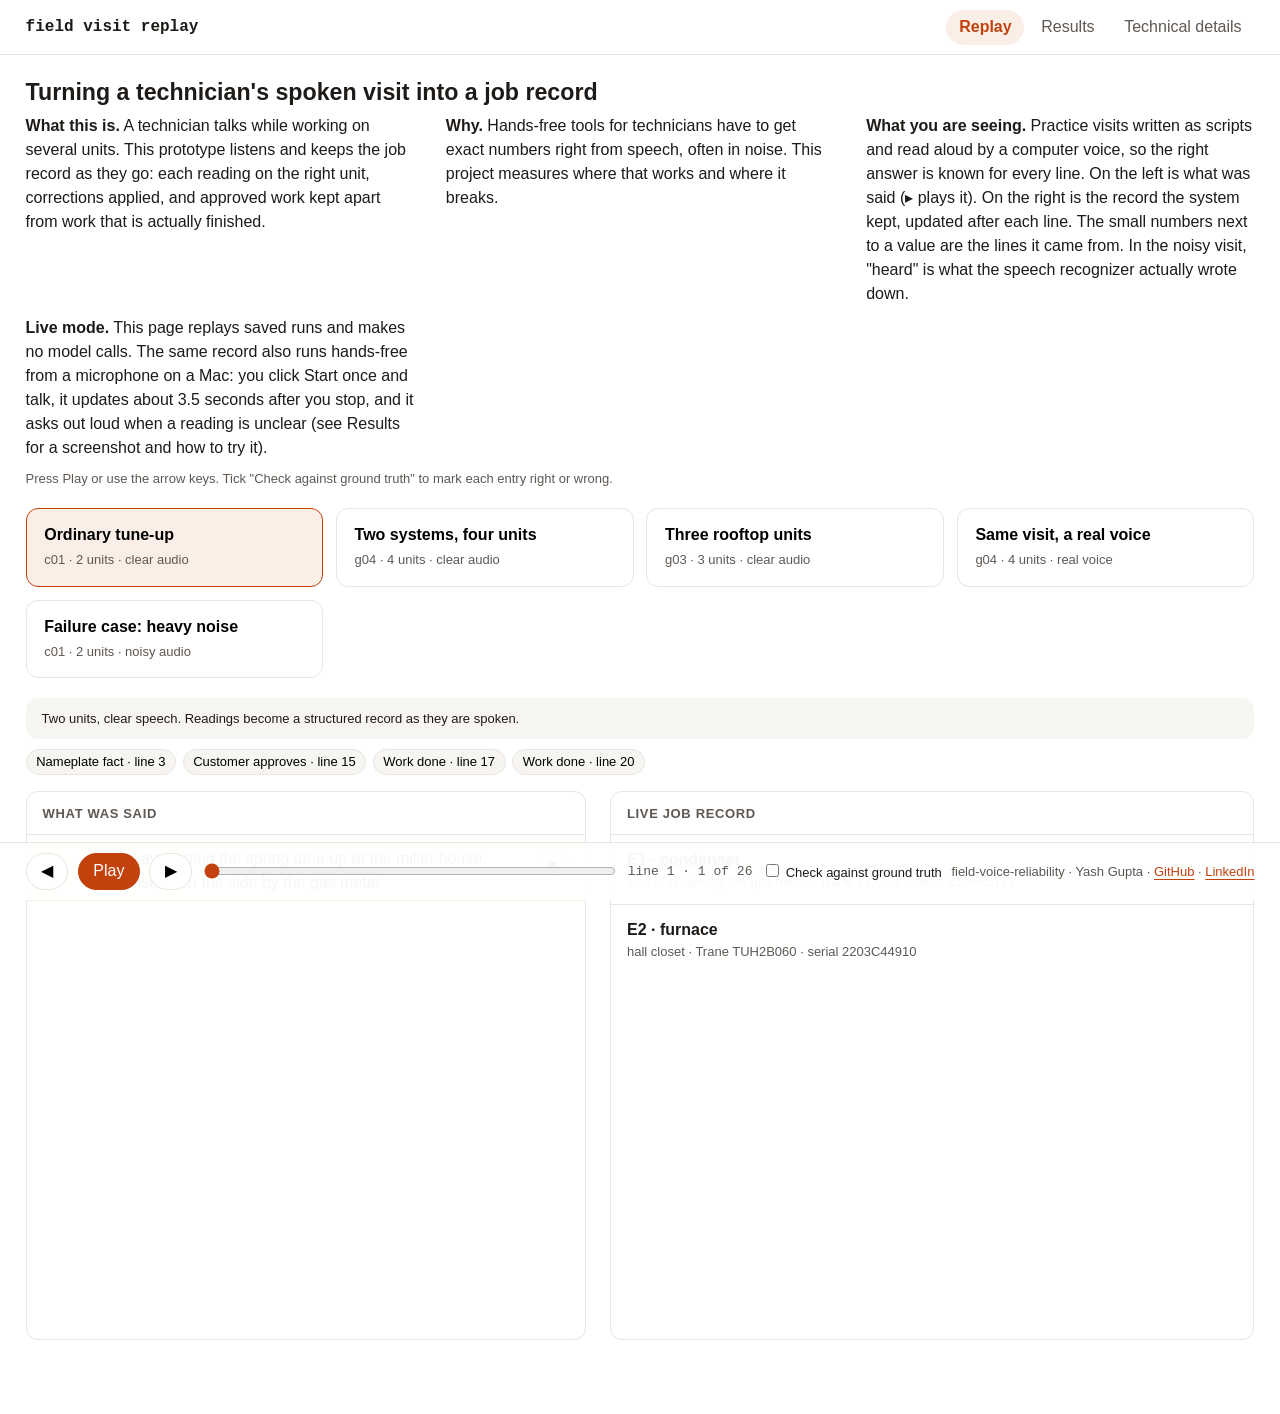
<file: demo/live/index.html>
<!doctype html>
<html lang="en">
<head>
<meta charset="utf-8">
<meta name="viewport" content="width=device-width, initial-scale=1, viewport-fit=cover">
<title>Field visit replay</title>
<meta name="description" content="A spoken HVAC visit becoming a structured job record, line by line, with every value linked to its words and audio.">
<style>
:root {
  color-scheme: light;
  --paper: #ffffff; --band: #f7f5f2; --ink: #1d1a17; --muted: #5f5852; --line: #e9e4de;
  --accent: #c2410c; --accent-soft: #fbeee6; --ok: #0f766e; --ok-soft: #e6f4f1; --bad: #b91c1c; --bad-soft: #fdecec;
  --warn: #a16207; --warn-soft: #fdf6e3; --blue: #3f5a7a; --blue-soft: #eaf0f6; --code: #f2efeb;
  --sans: -apple-system, "Segoe UI", Helvetica, Arial, sans-serif; --mono: ui-monospace, "SF Mono", Menlo, Consolas, monospace;
  --s0: 0.8125rem; --s1: 1rem; --s2: 1.45rem; --radius: 12px;
}
* { box-sizing: border-box; }
body { margin: 0; background: var(--paper); color: var(--ink); font-family: var(--sans); font-size: var(--s1); line-height: 1.5; }
a { color: var(--accent); text-underline-offset: 3px; }
button { font: inherit; cursor: pointer; }
:focus-visible { outline: 2px solid var(--accent); outline-offset: 2px; border-radius: 4px; }
.wrap { padding-inline: max(16px, env(safe-area-inset-left, 0px), 2vw); max-width: 1440px; margin-inline: auto; }
.bar { position: sticky; top: 0; z-index: 5; background: rgba(255,255,255,0.95); backdrop-filter: blur(8px); border-bottom: 1px solid var(--line); }
.bar-in { display: flex; align-items: center; gap: 1rem; padding-block: 0.6rem; }
.brand { font-family: var(--mono); font-weight: 600; }
.bar-in nav { margin-left: auto; display: flex; gap: 0.25rem; }
.tab { padding: 0.35rem 0.8rem; border-radius: 999px; color: var(--muted); text-decoration: none; }
.tab[aria-current="page"] { background: var(--accent-soft); color: var(--accent); font-weight: 600; }
.muted { color: var(--muted); } .small { font-size: var(--s0); } .mono { font-family: var(--mono); }
h1 { font-size: var(--s2); margin: 1.2rem 0 0.3rem; } p { margin: 0; }
.about { display: grid; grid-template-columns: repeat(auto-fit, minmax(300px, 1fr)); gap: 0.6rem 2rem; margin-bottom: 0.6rem; }
.about .muted { grid-column: 1 / -1; }
.visits { display: grid; grid-template-columns: repeat(auto-fit, minmax(240px, 1fr)); gap: 0.8rem; margin: 1.2rem 0; }
.visit { text-align: left; border: 1px solid var(--line); background: var(--paper); border-radius: var(--radius); padding: 0.9rem 1.1rem; }
.visit[aria-pressed="true"] { border-color: var(--accent); background: var(--accent-soft); }
.visit b { display: block; } .visit span { color: var(--muted); font-size: var(--s0); }
.moments { display: flex; flex-wrap: wrap; gap: 0.4rem; margin: 0.6rem 0 1rem; }
.chip { border: 1px solid var(--line); background: var(--band); border-radius: 999px; padding: 0.15rem 0.6rem; font-size: var(--s0); }
.chip:hover { border-color: var(--accent); }
.grid { display: grid; grid-template-columns: minmax(0, 1fr) minmax(0, 1.15fr); gap: 1.5rem; align-items: start; }
.panel-body { height: clamp(320px, 56vh, 600px); overflow-y: auto; }
@media (max-width: 860px) { .grid { grid-template-columns: 1fr; } .panel-body { height: auto; max-height: 70vh; } }
.panel { border: 1px solid var(--line); border-radius: var(--radius); background: var(--paper); }
.panel h2 { font-size: var(--s0); text-transform: uppercase; letter-spacing: 0.05em; color: var(--muted); margin: 0; padding: 0.7rem 1rem; border-bottom: 1px solid var(--line); }
.lines { padding: 0.4rem 0; }
.ln { display: grid; grid-template-columns: 2.4rem 1fr auto; gap: 0.5rem; padding: 0.35rem 1rem; align-items: start; }
.ln.future { display: none; }
.ln.now { background: var(--accent-soft); }
.ln.flash { animation: flash 1.6s ease-out; }
@keyframes flash { from { background: #fde2cf; } to { background: transparent; } }
.ln .id { font-family: var(--mono); font-size: var(--s0); color: var(--muted); padding-top: 0.15rem; }
.who { font-size: var(--s0); font-weight: 600; color: var(--muted); margin-right: 0.35rem; }
.ln.device .said, .ln.device .who { color: var(--blue); }
.ln.reply .who { color: var(--ok); }
.heard { display: block; font-family: var(--mono); font-size: var(--s0); color: var(--muted); }
.heard .unsure { color: #a39b93; text-decoration: underline dotted; }
.play { border: 1px solid var(--line); background: var(--paper); border-radius: 999px; width: 2rem; height: 2rem; line-height: 1; }
.play:hover { border-color: var(--accent); color: var(--accent); }
.unit { border-top: 1px solid var(--line); padding: 0.8rem 1rem; }
.unit:first-of-type { border-top: 0; }
.unit h3 { font-size: var(--s1); margin: 0; } .unit .meta { font-size: var(--s0); color: var(--muted); }
table { width: 100%; border-collapse: collapse; margin-top: 0.4rem; font-size: 0.95rem; }
td { padding: 0.25rem 0.3rem; border-top: 1px solid var(--line); vertical-align: top; }
td.v { font-variant-numeric: tabular-nums; font-weight: 600; white-space: nowrap; }
tr.changed td { background: #fff4ec; }
.was { font-weight: 400; color: var(--muted); font-size: var(--s0); margin-left: 0.3rem; }
.ev { border: 0; background: var(--code); border-radius: 4px; font-family: var(--mono); font-size: var(--s0); padding: 0 0.35rem; margin-right: 0.2rem; }
.ev:hover { background: var(--accent-soft); color: var(--accent); }
.pill { display: inline-block; border-radius: 999px; padding: 0 0.55rem; font-size: var(--s0); font-weight: 600; }
.s-proposed { background: var(--band); color: var(--muted); } .s-approved { background: var(--blue-soft); color: var(--blue); }
.s-in_progress { background: var(--warn-soft); color: var(--warn); } .s-done { background: var(--ok-soft); color: var(--ok); }
.s-deferred, .s-declined { background: #eeeae6; color: #57534e; }
.unsure-row td { color: var(--warn); }
.check { font-size: var(--s0); font-weight: 600; margin-left: 0.3rem; }
.check.ok { color: var(--ok); } .check.bad { color: var(--bad); }
body:not(.truth) .check { display: none; }
.empty { padding: 1rem; color: var(--muted); }
.summary { background: var(--band); } .summary ul { margin: 0.3rem 0 0.6rem; padding-left: 1.2rem; }
.controls { position: sticky; bottom: 0; background: rgba(255,255,255,0.96); border-top: 1px solid var(--line); margin-top: 1rem; }
.controls-in { display: flex; flex-wrap: wrap; align-items: center; gap: 0.6rem; padding-block: 0.6rem; }
.btn { border: 1px solid var(--line); background: var(--paper); border-radius: 999px; padding: 0.35rem 0.9rem; }
.btn.primary { background: var(--accent); border-color: var(--accent); color: #fff; }
input[type=range] { flex: 1; min-width: 140px; accent-color: var(--accent); }
.note { background: var(--band); border-radius: var(--radius); padding: 0.7rem 1rem; }
.credit { margin-left: auto; }
@media (max-width: 860px) { .credit { width: 100%; margin-left: 0; } }
</style>
</head>
<body>
<header class="bar"><div class="wrap bar-in">
  <span class="brand">field visit replay</span>
  <nav><a class="tab" aria-current="page" href="index.html">Replay</a><a class="tab" href="results.html#results">Results</a><a class="tab" href="results.html#details">Technical details</a></nav>
</div></header>

<main class="wrap">
  <h1>Turning a technician's spoken visit into a job record</h1>
  <div class="about">
    <p><b>What this is.</b> A technician talks while working on several units. This prototype listens and keeps the job
      record as they go: each reading on the right unit, corrections applied, and approved work kept apart from work
      that is actually finished.</p>
    <p><b>Why.</b> Hands-free tools for technicians have to get exact numbers right from speech, often in noise. This
      project measures where that works and where it breaks.</p>
    <p><b>What you are seeing.</b> Practice visits written as scripts and read aloud by a computer voice, so the right
      answer is known for every line. On the left is what was said (▸ plays it). On the right is the record the system
      kept, updated after each line. The small numbers next to a value are the lines it came from. In the noisy visit,
      "heard" is what the speech recognizer actually wrote down.</p>
    <p><b>Live mode.</b> This page replays saved runs and makes no model calls. The same record also runs hands-free
      from a microphone on a Mac: you click Start once and talk, it updates about 3.5 seconds after you stop, and it asks
      out loud when a reading is unclear (see Results for a screenshot and how to try it).</p>
    <p class="muted small">Press Play or use the arrow keys. Tick "Check against ground truth" to mark each entry right
      or wrong.</p>
  </div>
  <div class="visits" id="visits" role="group" aria-label="Visit"></div>
  <p class="note small" id="note"></p>
  <div class="moments" id="moments" aria-label="Key moments"></div>
  <div class="grid">
    <section class="panel" aria-labelledby="t-h"><h2 id="t-h">What was said</h2><div class="lines panel-body" id="lines"></div></section>
    <section class="panel" aria-labelledby="r-h"><h2 id="r-h">Live job record</h2><div class="panel-body" id="record"></div></section>
  </div>
</main>

<div class="controls"><div class="wrap controls-in">
  <button class="btn" id="prev" type="button" aria-label="Previous line">◀</button>
  <button class="btn primary" id="playall" type="button">Play</button>
  <button class="btn" id="next" type="button" aria-label="Next line">▶</button>
  <input type="range" id="pos" min="0" value="0" aria-label="Position in the visit">
  <span class="small muted mono" id="where"></span>
  <label class="small"><input type="checkbox" id="truth"> Check against ground truth</label>
  <span class="credit small muted">field-voice-reliability · Yash Gupta · <a href="https://github.com/yashgix/field-voice-reliability">GitHub</a> · <a href="https://www.linkedin.com/in/yash-guptaix/">LinkedIn</a></span>
</div></div>


<script>
const VISITS = [{"visit": "c01", "run": "results/live/stage1/run1/gold", "audio": "clean", "title": "Ordinary tune-up", "note": "Two units, clear speech. Readings become a structured record as they are spoken.", "equipment": [{"id": "E1", "type": "condenser", "location": "side of house, by the gas meter", "make": "Trane", "model": "TTX036", "serial": "2104AB772"}, {"id": "E2", "type": "furnace", "location": "hall closet", "make": "Trane", "model": "TUH2B060", "serial": "2203C44910"}], "lines": [{"id": "1", "speaker": "tech", "said": "okay starting the spring tune up at the miller house, condenser's on the side by the gas meter", "heard": null, "audio": "../audio/live/clean/c01-1.wav"}, {"id": "2", "speaker": "tech", "said": "it's a trane, model t t x zero three six, serial two one zero four a b seven seven two", "heard": null, "audio": "../audio/live/clean/c01-2.wav"}, {"id": "3", "speaker": "tech", "said": "refrigerant's r four ten a", "heard": null, "audio": "../audio/live/clean/c01-3.wav"}, {"id": "4", "speaker": "customer", "said": "it's been cooling fine, just want it checked before summer", "heard": null, "audio": "../audio/live/clean/c01-4.wav"}, {"id": "5", "speaker": "tech", "said": "line voltage two forty one", "heard": null, "audio": "../audio/live/clean/c01-5.wav"}, {"id": "6", "speaker": "tech", "said": "compressor amps eleven point six", "heard": null, "audio": "../audio/live/clean/c01-6.wav"}, {"id": "7", "speaker": "tech", "said": "fan amps point nine", "heard": null, "audio": "../audio/live/clean/c01-7.wav"}, {"id": "8", "speaker": "tech", "said": "suction's sitting at one eighteen", "heard": null, "audio": "../audio/live/clean/c01-8.wav"}, {"id": "9", "speaker": "tech", "said": "head is three oh five", "heard": null, "audio": "../audio/live/clean/c01-9.wav"}, {"id": "10", "speaker": "tech", "said": "superheat eleven", "heard": null, "audio": "../audio/live/clean/c01-10.wav"}, {"id": "11", "speaker": "tech", "said": "subcooling ten", "heard": null, "audio": "../audio/live/clean/c01-11.wav"}, {"id": "12", "speaker": "device", "said": "reading back, compressor amps eleven point six on the side condenser", "heard": null, "audio": null}, {"id": "13", "speaker": "tech", "said": "yep", "heard": null, "audio": "../audio/live/clean/c01-13.wav"}, {"id": "14", "speaker": "tech", "said": "coil's got some cottonwood on it, I'd recommend a rinse", "heard": null, "audio": "../audio/live/clean/c01-14.wav"}, {"id": "15", "speaker": "customer", "said": "sure go ahead, it's only a hundred twenty right", "heard": null, "audio": "../audio/live/clean/c01-15.wav"}, {"id": "16", "speaker": "tech", "said": "okay washing it down now", "heard": null, "audio": "../audio/live/clean/c01-16.wav"}, {"id": "17", "speaker": "tech", "said": "coil's clean", "heard": null, "audio": "../audio/live/clean/c01-17.wav"}, {"id": "18", "speaker": "tech", "said": "now the furnace in the hall closet", "heard": null, "audio": "../audio/live/clean/c01-18.wav"}, {"id": "19", "speaker": "tech", "said": "filter's pretty loaded, swapping it", "heard": null, "audio": "../audio/live/clean/c01-19.wav"}, {"id": "20", "speaker": "tech", "said": "new filter's in, sixteen by twenty five by one", "heard": null, "audio": "../audio/live/clean/c01-20.wav"}, {"id": "21", "speaker": "tech", "said": "static pressure point five two", "heard": null, "audio": "../audio/live/clean/c01-21.wav"}, {"id": "22", "speaker": "tech", "said": "supply air is fifty eight", "heard": null, "audio": "../audio/live/clean/c01-22.wav"}, {"id": "23", "speaker": "tech", "said": "return seventy four", "heard": null, "audio": "../audio/live/clean/c01-23.wav"}, {"id": "24", "speaker": "tech", "said": "so delta t is sixteen", "heard": null, "audio": "../audio/live/clean/c01-24.wav"}, {"id": "25", "speaker": "device", "said": "you haven't logged a blower amp reading yet", "heard": null, "audio": null}, {"id": "26", "speaker": "tech", "said": "blower amps four point two", "heard": null, "audio": "../audio/live/clean/c01-26.wav"}], "steps": [{"after": "1", "readings": [], "work": [], "unsure": [], "equipment": []}, {"after": "2", "readings": [], "work": [], "unsure": [], "equipment": []}, {"after": "3", "readings": [], "work": [], "unsure": [], "equipment": [{"equip": "E1", "field": "refrigerant", "value": "R-410A"}]}, {"after": "4", "readings": [], "work": [], "unsure": [], "equipment": [{"equip": "E1", "field": "refrigerant", "value": "R-410A"}]}, {"after": "5", "readings": [{"equip": "E1", "field": "line_voltage", "label": "line voltage", "unit": "V", "value": "241", "evidence": ["5"], "check": "ok"}], "work": [], "unsure": [], "equipment": [{"equip": "E1", "field": "refrigerant", "value": "R-410A"}]}, {"after": "6", "readings": [{"equip": "E1", "field": "line_voltage", "label": "line voltage", "unit": "V", "value": "241", "evidence": ["5"], "check": "ok"}, {"equip": "E1", "field": "compressor_amps", "label": "compressor amps", "unit": "A", "value": "11.6", "evidence": ["6"], "check": "ok"}], "work": [], "unsure": [], "equipment": [{"equip": "E1", "field": "refrigerant", "value": "R-410A"}]}, {"after": "7", "readings": [{"equip": "E1", "field": "line_voltage", "label": "line voltage", "unit": "V", "value": "241", "evidence": ["5"], "check": "ok"}, {"equip": "E1", "field": "compressor_amps", "label": "compressor amps", "unit": "A", "value": "11.6", "evidence": ["6"], "check": "ok"}, {"equip": "E1", "field": "condenser_fan_amps", "label": "condenser fan amps", "unit": "A", "value": "0.9", "evidence": ["7"], "check": "ok"}], "work": [], "unsure": [], "equipment": [{"equip": "E1", "field": "refrigerant", "value": "R-410A"}]}, {"after": "8", "readings": [{"equip": "E1", "field": "line_voltage", "label": "line voltage", "unit": "V", "value": "241", "evidence": ["5"], "check": "ok"}, {"equip": "E1", "field": "compressor_amps", "label": "compressor amps", "unit": "A", "value": "11.6", "evidence": ["6"], "check": "ok"}, {"equip": "E1", "field": "condenser_fan_amps", "label": "condenser fan amps", "unit": "A", "value": "0.9", "evidence": ["7"], "check": "ok"}, {"equip": "E1", "field": "suction_pressure", "label": "suction pressure", "unit": "psi", "value": "118", "evidence": ["8"], "check": "ok"}], "work": [], "unsure": [], "equipment": [{"equip": "E1", "field": "model", "value": "TTX036"}, {"equip": "E1", "field": "serial", "value": "2104AB772"}, {"equip": "E1", "field": "refrigerant", "value": "R-410A"}]}, {"after": "9", "readings": [{"equip": "E1", "field": "line_voltage", "label": "line voltage", "unit": "V", "value": "241", "evidence": ["5"], "check": "ok"}, {"equip": "E1", "field": "compressor_amps", "label": "compressor amps", "unit": "A", "value": "11.6", "evidence": ["6"], "check": "ok"}, {"equip": "E1", "field": "condenser_fan_amps", "label": "condenser fan amps", "unit": "A", "value": "0.9", "evidence": ["7"], "check": "ok"}, {"equip": "E1", "field": "suction_pressure", "label": "suction pressure", "unit": "psi", "value": "118", "evidence": ["8"], "check": "ok"}, {"equip": "E1", "field": "head_pressure", "label": "head pressure", "unit": "psi", "value": "305", "evidence": ["9"], "check": "ok"}], "work": [], "unsure": [], "equipment": [{"equip": "E1", "field": "model", "value": "TTX036"}, {"equip": "E1", "field": "serial", "value": "2104AB772"}, {"equip": "E1", "field": "refrigerant", "value": "R-410A"}]}, {"after": "10", "readings": [{"equip": "E1", "field": "line_voltage", "label": "line voltage", "unit": "V", "value": "241", "evidence": ["5"], "check": "ok"}, {"equip": "E1", "field": "compressor_amps", "label": "compressor amps", "unit": "A", "value": "11.6", "evidence": ["6"], "check": "ok"}, {"equip": "E1", "field": "condenser_fan_amps", "label": "condenser fan amps", "unit": "A", "value": "0.9", "evidence": ["7"], "check": "ok"}, {"equip": "E1", "field": "suction_pressure", "label": "suction pressure", "unit": "psi", "value": "118", "evidence": ["8"], "check": "ok"}, {"equip": "E1", "field": "head_pressure", "label": "head pressure", "unit": "psi", "value": "305", "evidence": ["9"], "check": "ok"}, {"equip": "E1", "field": "superheat", "label": "superheat", "unit": "\u00b0F", "value": "11", "evidence": ["10"], "check": "ok"}], "work": [], "unsure": [], "equipment": [{"equip": "E1", "field": "model", "value": "TTX036"}, {"equip": "E1", "field": "serial", "value": "2104AB772"}, {"equip": "E1", "field": "refrigerant", "value": "R-410A"}]}, {"after": "11", "readings": [{"equip": "E1", "field": "line_voltage", "label": "line voltage", "unit": "V", "value": "241", "evidence": ["5"], "check": "ok"}, {"equip": "E1", "field": "compressor_amps", "label": "compressor amps", "unit": "A", "value": "11.6", "evidence": ["6"], "check": "ok"}, {"equip": "E1", "field": "condenser_fan_amps", "label": "condenser fan amps", "unit": "A", "value": "0.9", "evidence": ["7"], "check": "ok"}, {"equip": "E1", "field": "suction_pressure", "label": "suction pressure", "unit": "psi", "value": "118", "evidence": ["8"], "check": "ok"}, {"equip": "E1", "field": "head_pressure", "label": "head pressure", "unit": "psi", "value": "305", "evidence": ["9"], "check": "ok"}, {"equip": "E1", "field": "superheat", "label": "superheat", "unit": "\u00b0F", "value": "11", "evidence": ["10"], "check": "ok"}, {"equip": "E1", "field": "subcooling", "label": "subcooling", "unit": "\u00b0F", "value": "10", "evidence": ["11"], "check": "ok"}], "work": [], "unsure": [], "equipment": [{"equip": "E1", "field": "model", "value": "TTX036"}, {"equip": "E1", "field": "serial", "value": "2104AB772"}, {"equip": "E1", "field": "refrigerant", "value": "R-410A"}]}, {"after": "13", "readings": [{"equip": "E1", "field": "line_voltage", "label": "line voltage", "unit": "V", "value": "241", "evidence": ["5"], "check": "ok"}, {"equip": "E1", "field": "compressor_amps", "label": "compressor amps", "unit": "A", "value": "11.6", "evidence": ["6", "12", "13"], "check": "ok"}, {"equip": "E1", "field": "condenser_fan_amps", "label": "condenser fan amps", "unit": "A", "value": "0.9", "evidence": ["7"], "check": "ok"}, {"equip": "E1", "field": "suction_pressure", "label": "suction pressure", "unit": "psi", "value": "118", "evidence": ["8"], "check": "ok"}, {"equip": "E1", "field": "head_pressure", "label": "head pressure", "unit": "psi", "value": "305", "evidence": ["9"], "check": "ok"}, {"equip": "E1", "field": "superheat", "label": "superheat", "unit": "\u00b0F", "value": "11", "evidence": ["10"], "check": "ok"}, {"equip": "E1", "field": "subcooling", "label": "subcooling", "unit": "\u00b0F", "value": "10", "evidence": ["11"], "check": "ok"}], "work": [], "unsure": [], "equipment": [{"equip": "E1", "field": "model", "value": "TTX036"}, {"equip": "E1", "field": "serial", "value": "2104AB772"}, {"equip": "E1", "field": "refrigerant", "value": "R-410A"}]}, {"after": "14", "readings": [{"equip": "E1", "field": "line_voltage", "label": "line voltage", "unit": "V", "value": "241", "evidence": ["5"], "check": "ok"}, {"equip": "E1", "field": "compressor_amps", "label": "compressor amps", "unit": "A", "value": "11.6", "evidence": ["6", "12", "13"], "check": "ok"}, {"equip": "E1", "field": "condenser_fan_amps", "label": "condenser fan amps", "unit": "A", "value": "0.9", "evidence": ["7"], "check": "ok"}, {"equip": "E1", "field": "suction_pressure", "label": "suction pressure", "unit": "psi", "value": "118", "evidence": ["8"], "check": "ok"}, {"equip": "E1", "field": "head_pressure", "label": "head pressure", "unit": "psi", "value": "305", "evidence": ["9"], "check": "ok"}, {"equip": "E1", "field": "superheat", "label": "superheat", "unit": "\u00b0F", "value": "11", "evidence": ["10"], "check": "ok"}, {"equip": "E1", "field": "subcooling", "label": "subcooling", "unit": "\u00b0F", "value": "10", "evidence": ["11"], "check": "ok"}], "work": [{"equip": "E1", "task": "clean coil", "status": "proposed", "evidence": ["14"], "check": "ok"}], "unsure": [], "equipment": [{"equip": "E1", "field": "model", "value": "TTX036"}, {"equip": "E1", "field": "serial", "value": "2104AB772"}, {"equip": "E1", "field": "refrigerant", "value": "R-410A"}]}, {"after": "15", "readings": [{"equip": "E1", "field": "line_voltage", "label": "line voltage", "unit": "V", "value": "241", "evidence": ["5"], "check": "ok"}, {"equip": "E1", "field": "compressor_amps", "label": "compressor amps", "unit": "A", "value": "11.6", "evidence": ["6", "12", "13"], "check": "ok"}, {"equip": "E1", "field": "condenser_fan_amps", "label": "condenser fan amps", "unit": "A", "value": "0.9", "evidence": ["7"], "check": "ok"}, {"equip": "E1", "field": "suction_pressure", "label": "suction pressure", "unit": "psi", "value": "118", "evidence": ["8"], "check": "ok"}, {"equip": "E1", "field": "head_pressure", "label": "head pressure", "unit": "psi", "value": "305", "evidence": ["9"], "check": "ok"}, {"equip": "E1", "field": "superheat", "label": "superheat", "unit": "\u00b0F", "value": "11", "evidence": ["10"], "check": "ok"}, {"equip": "E1", "field": "subcooling", "label": "subcooling", "unit": "\u00b0F", "value": "10", "evidence": ["11"], "check": "ok"}], "work": [{"equip": "E1", "task": "clean coil", "status": "approved", "evidence": ["14", "15"], "check": "ok"}], "unsure": [], "equipment": [{"equip": "E1", "field": "model", "value": "TTX036"}, {"equip": "E1", "field": "serial", "value": "2104AB772"}, {"equip": "E1", "field": "refrigerant", "value": "R-410A"}]}, {"after": "16", "readings": [{"equip": "E1", "field": "line_voltage", "label": "line voltage", "unit": "V", "value": "241", "evidence": ["5"], "check": "ok"}, {"equip": "E1", "field": "compressor_amps", "label": "compressor amps", "unit": "A", "value": "11.6", "evidence": ["6", "12", "13"], "check": "ok"}, {"equip": "E1", "field": "condenser_fan_amps", "label": "condenser fan amps", "unit": "A", "value": "0.9", "evidence": ["7"], "check": "ok"}, {"equip": "E1", "field": "suction_pressure", "label": "suction pressure", "unit": "psi", "value": "118", "evidence": ["8"], "check": "ok"}, {"equip": "E1", "field": "head_pressure", "label": "head pressure", "unit": "psi", "value": "305", "evidence": ["9"], "check": "ok"}, {"equip": "E1", "field": "superheat", "label": "superheat", "unit": "\u00b0F", "value": "11", "evidence": ["10"], "check": "ok"}, {"equip": "E1", "field": "subcooling", "label": "subcooling", "unit": "\u00b0F", "value": "10", "evidence": ["11"], "check": "ok"}], "work": [{"equip": "E1", "task": "clean coil", "status": "in_progress", "evidence": ["14", "15", "16"], "check": "ok"}], "unsure": [], "equipment": [{"equip": "E1", "field": "model", "value": "TTX036"}, {"equip": "E1", "field": "serial", "value": "2104AB772"}, {"equip": "E1", "field": "refrigerant", "value": "R-410A"}]}, {"after": "17", "readings": [{"equip": "E1", "field": "line_voltage", "label": "line voltage", "unit": "V", "value": "241", "evidence": ["5"], "check": "ok"}, {"equip": "E1", "field": "compressor_amps", "label": "compressor amps", "unit": "A", "value": "11.6", "evidence": ["6", "12", "13"], "check": "ok"}, {"equip": "E1", "field": "condenser_fan_amps", "label": "condenser fan amps", "unit": "A", "value": "0.9", "evidence": ["7"], "check": "ok"}, {"equip": "E1", "field": "suction_pressure", "label": "suction pressure", "unit": "psi", "value": "118", "evidence": ["8"], "check": "ok"}, {"equip": "E1", "field": "head_pressure", "label": "head pressure", "unit": "psi", "value": "305", "evidence": ["9"], "check": "ok"}, {"equip": "E1", "field": "superheat", "label": "superheat", "unit": "\u00b0F", "value": "11", "evidence": ["10"], "check": "ok"}, {"equip": "E1", "field": "subcooling", "label": "subcooling", "unit": "\u00b0F", "value": "10", "evidence": ["11"], "check": "ok"}], "work": [{"equip": "E1", "task": "clean coil", "status": "done", "evidence": ["14", "15", "16", "17"], "check": "ok"}], "unsure": [], "equipment": [{"equip": "E1", "field": "model", "value": "TTX036"}, {"equip": "E1", "field": "serial", "value": "2104AB772"}, {"equip": "E1", "field": "refrigerant", "value": "R-410A"}]}, {"after": "18", "readings": [{"equip": "E1", "field": "line_voltage", "label": "line voltage", "unit": "V", "value": "241", "evidence": ["5"], "check": "ok"}, {"equip": "E1", "field": "compressor_amps", "label": "compressor amps", "unit": "A", "value": "11.6", "evidence": ["6", "12", "13"], "check": "ok"}, {"equip": "E1", "field": "condenser_fan_amps", "label": "condenser fan amps", "unit": "A", "value": "0.9", "evidence": ["7"], "check": "ok"}, {"equip": "E1", "field": "suction_pressure", "label": "suction pressure", "unit": "psi", "value": "118", "evidence": ["8"], "check": "ok"}, {"equip": "E1", "field": "head_pressure", "label": "head pressure", "unit": "psi", "value": "305", "evidence": ["9"], "check": "ok"}, {"equip": "E1", "field": "superheat", "label": "superheat", "unit": "\u00b0F", "value": "11", "evidence": ["10"], "check": "ok"}, {"equip": "E1", "field": "subcooling", "label": "subcooling", "unit": "\u00b0F", "value": "10", "evidence": ["11"], "check": "ok"}], "work": [{"equip": "E1", "task": "clean coil", "status": "done", "evidence": ["14", "15", "16", "17"], "check": "ok"}], "unsure": [], "equipment": [{"equip": "E1", "field": "model", "value": "TTX036"}, {"equip": "E1", "field": "serial", "value": "2104AB772"}, {"equip": "E1", "field": "refrigerant", "value": "R-410A"}]}, {"after": "19", "readings": [{"equip": "E1", "field": "line_voltage", "label": "line voltage", "unit": "V", "value": "241", "evidence": ["5"], "check": "ok"}, {"equip": "E1", "field": "compressor_amps", "label": "compressor amps", "unit": "A", "value": "11.6", "evidence": ["6", "12", "13"], "check": "ok"}, {"equip": "E1", "field": "condenser_fan_amps", "label": "condenser fan amps", "unit": "A", "value": "0.9", "evidence": ["7"], "check": "ok"}, {"equip": "E1", "field": "suction_pressure", "label": "suction pressure", "unit": "psi", "value": "118", "evidence": ["8"], "check": "ok"}, {"equip": "E1", "field": "head_pressure", "label": "head pressure", "unit": "psi", "value": "305", "evidence": ["9"], "check": "ok"}, {"equip": "E1", "field": "superheat", "label": "superheat", "unit": "\u00b0F", "value": "11", "evidence": ["10"], "check": "ok"}, {"equip": "E1", "field": "subcooling", "label": "subcooling", "unit": "\u00b0F", "value": "10", "evidence": ["11"], "check": "ok"}], "work": [{"equip": "E1", "task": "clean coil", "status": "done", "evidence": ["14", "15", "16", "17"], "check": "ok"}, {"equip": "E2", "task": "replace filter", "status": "in_progress", "evidence": ["19"], "check": "ok"}], "unsure": [], "equipment": [{"equip": "E1", "field": "model", "value": "TTX036"}, {"equip": "E1", "field": "serial", "value": "2104AB772"}, {"equip": "E1", "field": "refrigerant", "value": "R-410A"}]}, {"after": "20", "readings": [{"equip": "E1", "field": "line_voltage", "label": "line voltage", "unit": "V", "value": "241", "evidence": ["5"], "check": "ok"}, {"equip": "E1", "field": "compressor_amps", "label": "compressor amps", "unit": "A", "value": "11.6", "evidence": ["6", "12", "13"], "check": "ok"}, {"equip": "E1", "field": "condenser_fan_amps", "label": "condenser fan amps", "unit": "A", "value": "0.9", "evidence": ["7"], "check": "ok"}, {"equip": "E1", "field": "suction_pressure", "label": "suction pressure", "unit": "psi", "value": "118", "evidence": ["8"], "check": "ok"}, {"equip": "E1", "field": "head_pressure", "label": "head pressure", "unit": "psi", "value": "305", "evidence": ["9"], "check": "ok"}, {"equip": "E1", "field": "superheat", "label": "superheat", "unit": "\u00b0F", "value": "11", "evidence": ["10"], "check": "ok"}, {"equip": "E1", "field": "subcooling", "label": "subcooling", "unit": "\u00b0F", "value": "10", "evidence": ["11"], "check": "ok"}], "work": [{"equip": "E1", "task": "clean coil", "status": "done", "evidence": ["14", "15", "16", "17"], "check": "ok"}, {"equip": "E2", "task": "replace filter", "status": "done", "evidence": ["19", "20"], "check": "ok"}], "unsure": [], "equipment": [{"equip": "E1", "field": "model", "value": "TTX036"}, {"equip": "E1", "field": "serial", "value": "2104AB772"}, {"equip": "E1", "field": "refrigerant", "value": "R-410A"}]}, {"after": "21", "readings": [{"equip": "E1", "field": "line_voltage", "label": "line voltage", "unit": "V", "value": "241", "evidence": ["5"], "check": "ok"}, {"equip": "E1", "field": "compressor_amps", "label": "compressor amps", "unit": "A", "value": "11.6", "evidence": ["6", "12", "13"], "check": "ok"}, {"equip": "E1", "field": "condenser_fan_amps", "label": "condenser fan amps", "unit": "A", "value": "0.9", "evidence": ["7"], "check": "ok"}, {"equip": "E1", "field": "suction_pressure", "label": "suction pressure", "unit": "psi", "value": "118", "evidence": ["8"], "check": "ok"}, {"equip": "E1", "field": "head_pressure", "label": "head pressure", "unit": "psi", "value": "305", "evidence": ["9"], "check": "ok"}, {"equip": "E1", "field": "superheat", "label": "superheat", "unit": "\u00b0F", "value": "11", "evidence": ["10"], "check": "ok"}, {"equip": "E1", "field": "subcooling", "label": "subcooling", "unit": "\u00b0F", "value": "10", "evidence": ["11"], "check": "ok"}, {"equip": "E2", "field": "static_pressure", "label": "static pressure", "unit": "in. w.c.", "value": "0.52", "evidence": ["21"], "check": "ok"}], "work": [{"equip": "E1", "task": "clean coil", "status": "done", "evidence": ["14", "15", "16", "17"], "check": "ok"}, {"equip": "E2", "task": "replace filter", "status": "done", "evidence": ["19", "20"], "check": "ok"}], "unsure": [], "equipment": [{"equip": "E1", "field": "model", "value": "TTX036"}, {"equip": "E1", "field": "serial", "value": "2104AB772"}, {"equip": "E1", "field": "refrigerant", "value": "R-410A"}]}, {"after": "22", "readings": [{"equip": "E1", "field": "line_voltage", "label": "line voltage", "unit": "V", "value": "241", "evidence": ["5"], "check": "ok"}, {"equip": "E1", "field": "compressor_amps", "label": "compressor amps", "unit": "A", "value": "11.6", "evidence": ["6", "12", "13"], "check": "ok"}, {"equip": "E1", "field": "condenser_fan_amps", "label": "condenser fan amps", "unit": "A", "value": "0.9", "evidence": ["7"], "check": "ok"}, {"equip": "E1", "field": "suction_pressure", "label": "suction pressure", "unit": "psi", "value": "118", "evidence": ["8"], "check": "ok"}, {"equip": "E1", "field": "head_pressure", "label": "head pressure", "unit": "psi", "value": "305", "evidence": ["9"], "check": "ok"}, {"equip": "E1", "field": "superheat", "label": "superheat", "unit": "\u00b0F", "value": "11", "evidence": ["10"], "check": "ok"}, {"equip": "E1", "field": "subcooling", "label": "subcooling", "unit": "\u00b0F", "value": "10", "evidence": ["11"], "check": "ok"}, {"equip": "E2", "field": "static_pressure", "label": "static pressure", "unit": "in. w.c.", "value": "0.52", "evidence": ["21"], "check": "ok"}, {"equip": "E2", "field": "supply_air_temp", "label": "supply air", "unit": "\u00b0F", "value": "58", "evidence": ["22"], "check": "ok"}], "work": [{"equip": "E1", "task": "clean coil", "status": "done", "evidence": ["14", "15", "16", "17"], "check": "ok"}, {"equip": "E2", "task": "replace filter", "status": "done", "evidence": ["19", "20"], "check": "ok"}], "unsure": [], "equipment": [{"equip": "E1", "field": "model", "value": "TTX036"}, {"equip": "E1", "field": "serial", "value": "2104AB772"}, {"equip": "E1", "field": "refrigerant", "value": "R-410A"}]}, {"after": "23", "readings": [{"equip": "E1", "field": "line_voltage", "label": "line voltage", "unit": "V", "value": "241", "evidence": ["5"], "check": "ok"}, {"equip": "E1", "field": "compressor_amps", "label": "compressor amps", "unit": "A", "value": "11.6", "evidence": ["6", "12", "13"], "check": "ok"}, {"equip": "E1", "field": "condenser_fan_amps", "label": "condenser fan amps", "unit": "A", "value": "0.9", "evidence": ["7"], "check": "ok"}, {"equip": "E1", "field": "suction_pressure", "label": "suction pressure", "unit": "psi", "value": "118", "evidence": ["8"], "check": "ok"}, {"equip": "E1", "field": "head_pressure", "label": "head pressure", "unit": "psi", "value": "305", "evidence": ["9"], "check": "ok"}, {"equip": "E1", "field": "superheat", "label": "superheat", "unit": "\u00b0F", "value": "11", "evidence": ["10"], "check": "ok"}, {"equip": "E1", "field": "subcooling", "label": "subcooling", "unit": "\u00b0F", "value": "10", "evidence": ["11"], "check": "ok"}, {"equip": "E2", "field": "static_pressure", "label": "static pressure", "unit": "in. w.c.", "value": "0.52", "evidence": ["21"], "check": "ok"}, {"equip": "E2", "field": "supply_air_temp", "label": "supply air", "unit": "\u00b0F", "value": "58", "evidence": ["22"], "check": "ok"}, {"equip": "E2", "field": "return_air_temp", "label": "return air", "unit": "\u00b0F", "value": "74", "evidence": ["23"], "check": "ok"}], "work": [{"equip": "E1", "task": "clean coil", "status": "done", "evidence": ["14", "15", "16", "17"], "check": "ok"}, {"equip": "E2", "task": "replace filter", "status": "done", "evidence": ["19", "20"], "check": "ok"}], "unsure": [], "equipment": [{"equip": "E1", "field": "model", "value": "TTX036"}, {"equip": "E1", "field": "serial", "value": "2104AB772"}, {"equip": "E1", "field": "refrigerant", "value": "R-410A"}]}, {"after": "24", "readings": [{"equip": "E1", "field": "line_voltage", "label": "line voltage", "unit": "V", "value": "241", "evidence": ["5"], "check": "ok"}, {"equip": "E1", "field": "compressor_amps", "label": "compressor amps", "unit": "A", "value": "11.6", "evidence": ["6", "12", "13"], "check": "ok"}, {"equip": "E1", "field": "condenser_fan_amps", "label": "condenser fan amps", "unit": "A", "value": "0.9", "evidence": ["7"], "check": "ok"}, {"equip": "E1", "field": "suction_pressure", "label": "suction pressure", "unit": "psi", "value": "118", "evidence": ["8"], "check": "ok"}, {"equip": "E1", "field": "head_pressure", "label": "head pressure", "unit": "psi", "value": "305", "evidence": ["9"], "check": "ok"}, {"equip": "E1", "field": "superheat", "label": "superheat", "unit": "\u00b0F", "value": "11", "evidence": ["10"], "check": "ok"}, {"equip": "E1", "field": "subcooling", "label": "subcooling", "unit": "\u00b0F", "value": "10", "evidence": ["11"], "check": "ok"}, {"equip": "E2", "field": "static_pressure", "label": "static pressure", "unit": "in. w.c.", "value": "0.52", "evidence": ["21"], "check": "ok"}, {"equip": "E2", "field": "supply_air_temp", "label": "supply air", "unit": "\u00b0F", "value": "58", "evidence": ["22"], "check": "ok"}, {"equip": "E2", "field": "return_air_temp", "label": "return air", "unit": "\u00b0F", "value": "74", "evidence": ["23"], "check": "ok"}, {"equip": "E2", "field": "delta_t", "label": "delta t", "unit": "\u00b0F", "value": "16", "evidence": ["24"], "check": "ok"}], "work": [{"equip": "E1", "task": "clean coil", "status": "done", "evidence": ["14", "15", "16", "17"], "check": "ok"}, {"equip": "E2", "task": "replace filter", "status": "done", "evidence": ["19", "20"], "check": "ok"}], "unsure": [], "equipment": [{"equip": "E1", "field": "model", "value": "TTX036"}, {"equip": "E1", "field": "serial", "value": "2104AB772"}, {"equip": "E1", "field": "refrigerant", "value": "R-410A"}]}, {"after": "26", "readings": [{"equip": "E1", "field": "line_voltage", "label": "line voltage", "unit": "V", "value": "241", "evidence": ["5"], "check": "ok"}, {"equip": "E1", "field": "compressor_amps", "label": "compressor amps", "unit": "A", "value": "11.6", "evidence": ["6", "12", "13"], "check": "ok"}, {"equip": "E1", "field": "condenser_fan_amps", "label": "condenser fan amps", "unit": "A", "value": "0.9", "evidence": ["7"], "check": "ok"}, {"equip": "E1", "field": "suction_pressure", "label": "suction pressure", "unit": "psi", "value": "118", "evidence": ["8"], "check": "ok"}, {"equip": "E1", "field": "head_pressure", "label": "head pressure", "unit": "psi", "value": "305", "evidence": ["9"], "check": "ok"}, {"equip": "E1", "field": "superheat", "label": "superheat", "unit": "\u00b0F", "value": "11", "evidence": ["10"], "check": "ok"}, {"equip": "E1", "field": "subcooling", "label": "subcooling", "unit": "\u00b0F", "value": "10", "evidence": ["11"], "check": "ok"}, {"equip": "E2", "field": "static_pressure", "label": "static pressure", "unit": "in. w.c.", "value": "0.52", "evidence": ["21"], "check": "ok"}, {"equip": "E2", "field": "supply_air_temp", "label": "supply air", "unit": "\u00b0F", "value": "58", "evidence": ["22"], "check": "ok"}, {"equip": "E2", "field": "return_air_temp", "label": "return air", "unit": "\u00b0F", "value": "74", "evidence": ["23"], "check": "ok"}, {"equip": "E2", "field": "delta_t", "label": "delta t", "unit": "\u00b0F", "value": "16", "evidence": ["24"], "check": "ok"}, {"equip": "E2", "field": "blower_amps", "label": "blower amps", "unit": "A", "value": "4.2", "evidence": ["26"], "check": "ok"}], "work": [{"equip": "E1", "task": "clean coil", "status": "done", "evidence": ["14", "15", "16", "17"], "check": "ok"}, {"equip": "E2", "task": "replace filter", "status": "done", "evidence": ["19", "20"], "check": "ok"}], "unsure": [], "equipment": [{"equip": "E1", "field": "model", "value": "TTX036"}, {"equip": "E1", "field": "serial", "value": "2104AB772"}, {"equip": "E1", "field": "refrigerant", "value": "R-410A"}]}], "moments": [{"line": "3", "label": "Nameplate fact"}, {"line": "15", "label": "Customer approves"}, {"line": "17", "label": "Work done"}, {"line": "20", "label": "Work done"}], "summary": {"hits": 15, "total": 15, "wrong": [], "missed": []}}, {"visit": "g04", "run": "results/live/stage1/run1/gold", "audio": "clean", "title": "Two systems, four units", "note": "A reading moved to another unit, a correction, a drain job reopened, a motor job approved but not done.", "equipment": [{"id": "E1", "type": "condenser", "location": "rear parking lot pad, first-floor system", "make": "Carrier", "model": "24ABC636", "serial": "2819C57240"}, {"id": "E2", "type": "air_handler", "location": "first-floor mechanical closet", "make": "Carrier", "model": "FV4CNF003", "serial": "2019C38174"}, {"id": "E3", "type": "condenser", "location": "loading dock pad, mezzanine system", "make": "Goodman", "model": "GSX160421", "serial": "2205G42016"}, {"id": "E4", "type": "air_handler", "location": "mezzanine ceiling platform", "make": "Goodman", "model": "ARUF43C14", "serial": "2205G41982"}], "lines": [{"id": "1", "speaker": "tech", "said": "two systems today, rear lot condenser first", "heard": null, "audio": "../audio/live/clean/g04-1.wav"}, {"id": "2", "speaker": "customer", "said": "downstairs is set at seventy four, but it hasn't kept up by mid afternoon", "heard": null, "audio": "../audio/live/clean/g04-2.wav"}, {"id": "3", "speaker": "tech", "said": "coil face isn't blocked, that's good", "heard": null, "audio": "../audio/live/clean/g04-3.wav"}, {"id": "4", "speaker": "tech", "said": "head three twelve", "heard": null, "audio": "../audio/live/clean/g04-4.wav"}, {"id": "4q", "speaker": "device", "said": "Is the 312 psi head pressure on E1 (rear lot, first floor) or E3 (loading dock, mezzanine)?", "heard": null, "audio": null}, {"id": "4a", "speaker": "tech", "said": "head three twelve", "heard": null, "audio": "../audio/live/clean/g04-r1.wav"}, {"id": "5", "speaker": "tech", "said": "capacitance on the compressor side is twenty one microfarads", "heard": null, "audio": "../audio/live/clean/g04-5.wav"}, {"id": "5q", "speaker": "device", "said": "Is the 21 uF capacitor reading from E1 (rear lot) or E3 (loading dock)?", "heard": null, "audio": null}, {"id": "5a", "speaker": "tech", "said": "capacitance on the compressor side is twenty one microfarads", "heard": null, "audio": "../audio/live/clean/g04-r2.wav"}, {"id": "6", "speaker": "tech", "said": "nameplate says thirty five, that's weak", "heard": null, "audio": "../audio/live/clean/g04-6.wav"}, {"id": "7", "speaker": "tech", "said": "i'd change the cap before we chase charge", "heard": null, "audio": "../audio/live/clean/g04-7.wav"}, {"id": "7q", "speaker": "device", "said": "Is the 35 uF nameplate rating on the same unit as the 21 uF capacitance reading?", "heard": null, "audio": null}, {"id": "7a", "speaker": "tech", "said": "capacitance on the compressor side is twenty one microfarads", "heard": null, "audio": "../audio/live/clean/g04-r2.wav"}, {"id": "8", "speaker": "customer", "said": "yes, do that", "heard": null, "audio": "../audio/live/clean/g04-8.wav"}, {"id": "9", "speaker": "tech", "said": "disconnect is out, old cap is off", "heard": null, "audio": "../audio/live/clean/g04-9.wav"}, {"id": "10", "speaker": "tech", "said": "replacement's mounted and wired, everything tight", "heard": null, "audio": "../audio/live/clean/g04-10.wav"}, {"id": "10q", "speaker": "device", "said": "Which unit did you replace the capacitor on, E1 (rear lot) or E3 (loading dock)?", "heard": null, "audio": null}, {"id": "10a", "speaker": "tech", "said": "nothing to add", "heard": null, "audio": "../audio/live/clean/g04-r6.wav"}, {"id": "11", "speaker": "tech", "said": "thirty four point seven on the new one", "heard": null, "audio": "../audio/live/clean/g04-11.wav"}, {"id": "12", "speaker": "tech", "said": "rear system sounds smoother now, no chatter", "heard": null, "audio": "../audio/live/clean/g04-12.wav"}, {"id": "13", "speaker": "device", "said": "reading back, capacitor thirty four point seven on the rear condenser--", "heard": null, "audio": null}, {"id": "14", "speaker": "tech", "said": "sorry, one more thing, filter grille's in the hallway", "heard": null, "audio": "../audio/live/clean/g04-14.wav"}, {"id": "14q", "speaker": "device", "said": "Was the 312 psi head pressure taken on the rear condenser before the capacitor change?", "heard": null, "audio": null}, {"id": "14a", "speaker": "tech", "said": "nothing to add", "heard": null, "audio": "../audio/live/clean/g04-r6.wav"}, {"id": "15", "speaker": "tech", "said": "first floor air handler, airflow feels pretty even at the grilles", "heard": null, "audio": "../audio/live/clean/g04-15.wav"}, {"id": "16", "speaker": "tech", "said": "supply fifty eight", "heard": null, "audio": "../audio/live/clean/g04-16.wav"}, {"id": "17", "speaker": "tech", "said": "actually fifty seven at the supply, probe was against the cabinet", "heard": null, "audio": "../audio/live/clean/g04-17.wav"}, {"id": "18", "speaker": "tech", "said": "pan's holding water, i'll clear the condensate line", "heard": null, "audio": "../audio/live/clean/g04-18.wav"}, {"id": "19", "speaker": "customer", "said": "go ahead, it's dripped before", "heard": null, "audio": "../audio/live/clean/g04-19.wav"}, {"id": "19q", "speaker": "device", "said": "Was the 21 uF reading taken on the rear condenser, the same unit you replaced the capacitor on?", "heard": null, "audio": null}, {"id": "19a", "speaker": "tech", "said": "nothing to add", "heard": null, "audio": "../audio/live/clean/g04-r6.wav"}, {"id": "20", "speaker": "tech", "said": "vac's on the drain, pulling the blockage", "heard": null, "audio": "../audio/live/clean/g04-20.wav"}, {"id": "20q", "speaker": "device", "said": "Is the 35 uF nameplate from the loading dock condenser (E3)?", "heard": null, "audio": null}, {"id": "20a", "speaker": "tech", "said": "nothing to add", "heard": null, "audio": "../audio/live/clean/g04-r6.wav"}, {"id": "21", "speaker": "tech", "said": "line's flowing, calling that clear", "heard": null, "audio": "../audio/live/clean/g04-21.wav"}, {"id": "22", "speaker": "tech", "said": "hold it, water backed up when the blower restarted, still a plug", "heard": null, "audio": "../audio/live/clean/g04-22.wav"}, {"id": "23", "speaker": "tech", "said": "pulled the trap apart and flushed it, drains freely now", "heard": null, "audio": "../audio/live/clean/g04-23.wav"}, {"id": "23q", "speaker": "device", "said": "Were the 312 psi head pressure and the 21 uF capacitance both taken on the rear lot condenser, E1?", "heard": null, "audio": null}, {"id": "23a", "speaker": "tech", "said": "nothing to add", "heard": null, "audio": "../audio/live/clean/g04-r6.wav"}, {"id": "24", "speaker": "tech", "said": "loading dock condenser next", "heard": null, "audio": "../audio/live/clean/g04-24.wav"}, {"id": "25", "speaker": "tech", "said": "fan's louder than the other one, can hear it from here", "heard": null, "audio": "../audio/live/clean/g04-25.wav"}, {"id": "26", "speaker": "tech", "said": "fan draw is two point three, or three point two, this clamp's dancing", "heard": null, "audio": "../audio/live/clean/g04-26.wav"}, {"id": "26q", "speaker": "device", "said": "Is the loading dock condenser fan draw 2.3 or 3.2 amps? Re-clamp and confirm the steady reading.", "heard": null, "audio": null}, {"id": "26a", "speaker": "tech", "said": "three point two when the lead settles", "heard": null, "audio": "../audio/live/clean/g04-r0.wav"}, {"id": "27", "speaker": "tech", "said": "i grabbed the wrong photo, that head pressure three twelve was from this unit, not rear", "heard": null, "audio": "../audio/live/clean/g04-27.wav"}, {"id": "28", "speaker": "tech", "said": "fan's got a grinding sound even though cooling's on", "heard": null, "audio": "../audio/live/clean/g04-28.wav"}, {"id": "28q", "speaker": "device", "said": "Was the 21 uF measured with the rear condenser's old capacitor still in place?", "heard": null, "audio": null}, {"id": "28a", "speaker": "tech", "said": "nothing to add", "heard": null, "audio": "../audio/live/clean/g04-r6.wav"}, {"id": "29", "speaker": "tech", "said": "i'd replace that fan motor before it locks up", "heard": null, "audio": "../audio/live/clean/g04-29.wav"}, {"id": "29q", "speaker": "device", "said": "Is the 35 uF rating on the rear condenser (E1) nameplate?", "heard": null, "audio": null}, {"id": "29a", "speaker": "tech", "said": "nothing to add", "heard": null, "audio": "../audio/live/clean/g04-r6.wav"}, {"id": "30", "speaker": "customer", "said": "do it if you've got one on the truck", "heard": null, "audio": "../audio/live/clean/g04-30.wav"}, {"id": "31", "speaker": "tech", "said": "power's off and old motor is out", "heard": null, "audio": "../audio/live/clean/g04-31.wav"}, {"id": "31q", "speaker": "device", "said": "Is the 35 uF rating printed on the old capacitor you just removed from the rear condenser?", "heard": null, "audio": null}, {"id": "31a", "speaker": "tech", "said": "nothing to add", "heard": null, "audio": "../audio/live/clean/g04-r6.wav"}, {"id": "32", "speaker": "tech", "said": "new motor bracket's not lining up, won't force it", "heard": null, "audio": "../audio/live/clean/g04-32.wav"}, {"id": "33", "speaker": "device", "said": "you haven't logged a filter check yet", "heard": null, "audio": null}, {"id": "34", "speaker": "tech", "said": "i've secured the leads and left the disconnect off, motor job stays open", "heard": null, "audio": "../audio/live/clean/g04-34.wav"}, {"id": "35", "speaker": "tech", "said": "mezzanine air handler, grilles are rattling a little", "heard": null, "audio": "../audio/live/clean/g04-35.wav"}, {"id": "36", "speaker": "tech", "said": "there's lint caught at the bottom of the coil", "heard": null, "audio": "../audio/live/clean/g04-36.wav"}, {"id": "37", "speaker": "tech", "said": "coil looks dusty, suggest cleaning at the next service", "heard": null, "audio": "../audio/live/clean/g04-37.wav"}, {"id": "37q", "speaker": "device", "said": "What uF rating is printed on the loading dock condenser's own capacitor label, if you can read it?", "heard": null, "audio": null}, {"id": "37a", "speaker": "tech", "said": "nothing to add", "heard": null, "audio": "../audio/live/clean/g04-r6.wav"}, {"id": "38", "speaker": "customer", "said": "no, not the cleaning, we've only approved the motor", "heard": null, "audio": "../audio/live/clean/g04-38.wav"}], "steps": [{"after": "1", "readings": [], "work": [], "unsure": [], "equipment": []}, {"after": "2", "readings": [], "work": [], "unsure": [], "equipment": []}, {"after": "3", "readings": [], "work": [], "unsure": [], "equipment": []}, {"after": "4", "readings": [], "work": [], "unsure": [{"equip": ["E1", "E3"], "label": "head pressure"}], "equipment": []}, {"after": "4a", "readings": [], "work": [], "unsure": [{"equip": ["E1", "E3"], "label": "head pressure"}], "equipment": []}, {"after": "5", "readings": [], "work": [], "unsure": [{"equip": ["E1", "E3"], "label": "capacitor"}, {"equip": ["E1", "E3"], "label": "head pressure"}], "equipment": []}, {"after": "5a", "readings": [], "work": [], "unsure": [{"equip": ["E1", "E3"], "label": "capacitor"}, {"equip": ["E1", "E3"], "label": "head pressure"}], "equipment": []}, {"after": "6", "readings": [], "work": [], "unsure": [{"equip": ["E1", "E3"], "label": "capacitor"}, {"equip": ["E1", "E3"], "label": "head pressure"}], "equipment": []}, {"after": "7", "readings": [], "work": [], "unsure": [{"equip": ["E1", "E3"], "label": "capacitor"}, {"equip": ["E1", "E3"], "label": "head pressure"}], "equipment": []}, {"after": "7a", "readings": [], "work": [], "unsure": [{"equip": ["E1", "E3"], "label": "capacitor"}, {"equip": ["E1", "E3"], "label": "head pressure"}], "equipment": []}, {"after": "8", "readings": [], "work": [], "unsure": [{"equip": ["E1", "E3"], "label": "capacitor"}, {"equip": ["E1", "E3"], "label": "head pressure"}], "equipment": []}, {"after": "9", "readings": [], "work": [], "unsure": [{"equip": ["E1", "E3"], "label": "capacitor"}, {"equip": ["E1", "E3"], "label": "head pressure"}], "equipment": []}, {"after": "10", "readings": [], "work": [], "unsure": [{"equip": ["E1", "E3"], "label": "capacitor"}, {"equip": ["E1", "E3"], "label": "head pressure"}], "equipment": []}, {"after": "10a", "readings": [], "work": [], "unsure": [{"equip": ["E1", "E3"], "label": "capacitor"}, {"equip": ["E1", "E3"], "label": "head pressure"}], "equipment": []}, {"after": "11", "readings": [], "work": [], "unsure": [{"equip": ["E1", "E3"], "label": "capacitor"}, {"equip": ["E1", "E3"], "label": "capacitor after the repair"}, {"equip": ["E1", "E3"], "label": "head pressure"}], "equipment": []}, {"after": "12", "readings": [], "work": [], "unsure": [{"equip": ["E1", "E3"], "label": "capacitor"}, {"equip": ["E1", "E3"], "label": "capacitor after the repair"}, {"equip": ["E1", "E3"], "label": "head pressure"}], "equipment": []}, {"after": "14", "readings": [{"equip": "E1", "field": "capacitor_uf_after", "label": "capacitor after the repair", "unit": "\u00b5F", "value": "34.7", "evidence": ["11", "12", "13"], "check": "ok"}], "work": [{"equip": "E1", "task": "replace capacitor", "status": "done", "evidence": ["8", "9", "10", "12"], "check": "ok"}], "unsure": [{"equip": ["E1", "E3"], "label": "capacitor"}, {"equip": ["E1", "E3"], "label": "head pressure"}], "equipment": []}, {"after": "14a", "readings": [{"equip": "E1", "field": "capacitor_uf_after", "label": "capacitor after the repair", "unit": "\u00b5F", "value": "34.7", "evidence": ["11", "12", "13"], "check": "ok"}], "work": [{"equip": "E1", "task": "replace capacitor", "status": "done", "evidence": ["8", "9", "10", "12"], "check": "ok"}], "unsure": [{"equip": ["E1", "E3"], "label": "capacitor"}, {"equip": ["E1", "E3"], "label": "head pressure"}], "equipment": []}, {"after": "15", "readings": [{"equip": "E1", "field": "capacitor_uf_after", "label": "capacitor after the repair", "unit": "\u00b5F", "value": "34.7", "evidence": ["11", "12", "13"], "check": "ok"}], "work": [{"equip": "E1", "task": "replace capacitor", "status": "done", "evidence": ["8", "9", "10", "12"], "check": "ok"}], "unsure": [{"equip": ["E1", "E3"], "label": "capacitor"}, {"equip": ["E1", "E3"], "label": "head pressure"}], "equipment": []}, {"after": "16", "readings": [{"equip": "E1", "field": "capacitor_uf_after", "label": "capacitor after the repair", "unit": "\u00b5F", "value": "34.7", "evidence": ["11", "12", "13"], "check": "ok"}, {"equip": "E2", "field": "supply_air_temp", "label": "supply air", "unit": "\u00b0F", "value": "58", "evidence": ["15", "16"], "check": "ok"}], "work": [{"equip": "E1", "task": "replace capacitor", "status": "done", "evidence": ["8", "9", "10", "12"], "check": "ok"}], "unsure": [{"equip": ["E1", "E3"], "label": "capacitor"}, {"equip": ["E1", "E3"], "label": "head pressure"}], "equipment": []}, {"after": "17", "readings": [{"equip": "E1", "field": "capacitor_uf_after", "label": "capacitor after the repair", "unit": "\u00b5F", "value": "34.7", "evidence": ["11", "12", "13"], "check": "ok"}, {"equip": "E2", "field": "supply_air_temp", "label": "supply air", "unit": "\u00b0F", "value": "57", "evidence": ["15", "16", "17"], "check": "ok"}], "work": [{"equip": "E1", "task": "replace capacitor", "status": "done", "evidence": ["8", "9", "10", "12"], "check": "ok"}], "unsure": [{"equip": ["E1", "E3"], "label": "capacitor"}, {"equip": ["E1", "E3"], "label": "head pressure"}], "equipment": []}, {"after": "18", "readings": [{"equip": "E1", "field": "capacitor_uf_after", "label": "capacitor after the repair", "unit": "\u00b5F", "value": "34.7", "evidence": ["11", "12", "13"], "check": "ok"}, {"equip": "E2", "field": "supply_air_temp", "label": "supply air", "unit": "\u00b0F", "value": "57", "evidence": ["15", "16", "17"], "check": "ok"}], "work": [{"equip": "E1", "task": "replace capacitor", "status": "done", "evidence": ["8", "9", "10", "12"], "check": "ok"}, {"equip": "E2", "task": "clear drain", "status": "proposed", "evidence": ["15", "18"], "check": "ok"}], "unsure": [{"equip": ["E1", "E3"], "label": "capacitor"}, {"equip": ["E1", "E3"], "label": "head pressure"}], "equipment": []}, {"after": "19", "readings": [{"equip": "E1", "field": "capacitor_uf_after", "label": "capacitor after the repair", "unit": "\u00b5F", "value": "34.7", "evidence": ["11", "12", "13"], "check": "ok"}, {"equip": "E2", "field": "supply_air_temp", "label": "supply air", "unit": "\u00b0F", "value": "57", "evidence": ["15", "16", "17"], "check": "ok"}], "work": [{"equip": "E1", "task": "replace capacitor", "status": "done", "evidence": ["8", "9", "10", "12"], "check": "ok"}, {"equip": "E2", "task": "clear drain", "status": "approved", "evidence": ["18", "19"], "check": "ok"}], "unsure": [{"equip": ["E1", "E3"], "label": "capacitor"}, {"equip": ["E1", "E3"], "label": "head pressure"}], "equipment": []}, {"after": "19a", "readings": [{"equip": "E1", "field": "capacitor_uf_after", "label": "capacitor after the repair", "unit": "\u00b5F", "value": "34.7", "evidence": ["11", "12", "13"], "check": "ok"}, {"equip": "E2", "field": "supply_air_temp", "label": "supply air", "unit": "\u00b0F", "value": "57", "evidence": ["15", "16", "17"], "check": "ok"}], "work": [{"equip": "E1", "task": "replace capacitor", "status": "done", "evidence": ["8", "9", "10", "12"], "check": "ok"}, {"equip": "E2", "task": "clear drain", "status": "approved", "evidence": ["18", "19"], "check": "ok"}], "unsure": [{"equip": ["E1", "E3"], "label": "capacitor"}, {"equip": ["E1", "E3"], "label": "head pressure"}], "equipment": []}, {"after": "20", "readings": [{"equip": "E1", "field": "capacitor_uf_after", "label": "capacitor after the repair", "unit": "\u00b5F", "value": "34.7", "evidence": ["11", "12", "13"], "check": "ok"}, {"equip": "E2", "field": "supply_air_temp", "label": "supply air", "unit": "\u00b0F", "value": "57", "evidence": ["15", "16", "17"], "check": "ok"}], "work": [{"equip": "E1", "task": "replace capacitor", "status": "done", "evidence": ["8", "9", "10", "11", "12", "13"], "check": "ok"}, {"equip": "E2", "task": "clear drain", "status": "in_progress", "evidence": ["18", "19", "20"], "check": "ok"}], "unsure": [{"equip": ["E1", "E3"], "label": "capacitor"}, {"equip": ["E1", "E3"], "label": "head pressure"}], "equipment": []}, {"after": "20a", "readings": [{"equip": "E1", "field": "capacitor_uf_after", "label": "capacitor after the repair", "unit": "\u00b5F", "value": "34.7", "evidence": ["11", "12", "13"], "check": "ok"}, {"equip": "E2", "field": "supply_air_temp", "label": "supply air", "unit": "\u00b0F", "value": "57", "evidence": ["15", "16", "17"], "check": "ok"}], "work": [{"equip": "E1", "task": "replace capacitor", "status": "done", "evidence": ["8", "9", "10", "11", "12", "13"], "check": "ok"}, {"equip": "E2", "task": "clear drain", "status": "in_progress", "evidence": ["18", "19", "20"], "check": "ok"}], "unsure": [{"equip": ["E1", "E3"], "label": "capacitor"}, {"equip": ["E1", "E3"], "label": "head pressure"}], "equipment": []}, {"after": "21", "readings": [{"equip": "E1", "field": "capacitor_uf_after", "label": "capacitor after the repair", "unit": "\u00b5F", "value": "34.7", "evidence": ["11", "12", "13"], "check": "ok"}, {"equip": "E2", "field": "supply_air_temp", "label": "supply air", "unit": "\u00b0F", "value": "57", "evidence": ["15", "16", "17"], "check": "ok"}], "work": [{"equip": "E1", "task": "replace capacitor", "status": "done", "evidence": ["8", "9", "10", "11", "12", "13"], "check": "ok"}, {"equip": "E2", "task": "clear drain", "status": "done", "evidence": ["18", "19", "20", "21"], "check": "ok"}], "unsure": [{"equip": ["E1", "E3"], "label": "capacitor"}, {"equip": ["E1", "E3"], "label": "head pressure"}], "equipment": []}, {"after": "22", "readings": [{"equip": "E1", "field": "capacitor_uf_after", "label": "capacitor after the repair", "unit": "\u00b5F", "value": "34.7", "evidence": ["11", "12", "13"], "check": "ok"}, {"equip": "E2", "field": "supply_air_temp", "label": "supply air", "unit": "\u00b0F", "value": "57", "evidence": ["15", "16", "17"], "check": "ok"}], "work": [{"equip": "E1", "task": "replace capacitor", "status": "done", "evidence": ["8", "9", "10", "11", "12", "13"], "check": "ok"}, {"equip": "E2", "task": "clear drain", "status": "in_progress", "evidence": ["18", "19", "20", "21", "22"], "check": "ok"}], "unsure": [{"equip": ["E1", "E3"], "label": "capacitor"}, {"equip": ["E1", "E3"], "label": "head pressure"}], "equipment": []}, {"after": "23", "readings": [{"equip": "E1", "field": "capacitor_uf_after", "label": "capacitor after the repair", "unit": "\u00b5F", "value": "34.7", "evidence": ["11", "12", "13"], "check": "ok"}, {"equip": "E2", "field": "supply_air_temp", "label": "supply air", "unit": "\u00b0F", "value": "57", "evidence": ["15", "16", "17"], "check": "ok"}], "work": [{"equip": "E1", "task": "replace capacitor", "status": "done", "evidence": ["8", "9", "10", "11", "12", "13"], "check": "ok"}, {"equip": "E2", "task": "clear drain", "status": "done", "evidence": ["22", "23"], "check": "ok"}], "unsure": [{"equip": ["E1", "E3"], "label": "capacitor"}, {"equip": ["E1", "E3"], "label": "head pressure"}], "equipment": []}, {"after": "23a", "readings": [{"equip": "E1", "field": "capacitor_uf_after", "label": "capacitor after the repair", "unit": "\u00b5F", "value": "34.7", "evidence": ["11", "12", "13"], "check": "ok"}, {"equip": "E2", "field": "supply_air_temp", "label": "supply air", "unit": "\u00b0F", "value": "57", "evidence": ["15", "16", "17"], "check": "ok"}], "work": [{"equip": "E1", "task": "replace capacitor", "status": "done", "evidence": ["8", "9", "10", "11", "12"], "check": "ok"}, {"equip": "E2", "task": "clear drain", "status": "done", "evidence": ["18", "20", "22", "23"], "check": "ok"}], "unsure": [{"equip": ["E1", "E3"], "label": "capacitor"}, {"equip": ["E1", "E3"], "label": "head pressure"}], "equipment": []}, {"after": "24", "readings": [{"equip": "E1", "field": "capacitor_uf_after", "label": "capacitor after the repair", "unit": "\u00b5F", "value": "34.7", "evidence": ["11", "12", "13"], "check": "ok"}, {"equip": "E2", "field": "supply_air_temp", "label": "supply air", "unit": "\u00b0F", "value": "57", "evidence": ["15", "16", "17"], "check": "ok"}], "work": [{"equip": "E1", "task": "replace capacitor", "status": "done", "evidence": ["8", "9", "10", "11", "12"], "check": "ok"}, {"equip": "E2", "task": "clear drain", "status": "done", "evidence": ["18", "20", "22", "23"], "check": "ok"}], "unsure": [{"equip": ["E1", "E3"], "label": "capacitor"}, {"equip": ["E1", "E3"], "label": "head pressure"}], "equipment": []}, {"after": "25", "readings": [{"equip": "E1", "field": "capacitor_uf_after", "label": "capacitor after the repair", "unit": "\u00b5F", "value": "34.7", "evidence": ["11", "12", "13"], "check": "ok"}, {"equip": "E2", "field": "supply_air_temp", "label": "supply air", "unit": "\u00b0F", "value": "57", "evidence": ["15", "16", "17"], "check": "ok"}], "work": [{"equip": "E1", "task": "replace capacitor", "status": "done", "evidence": ["8", "9", "10", "11", "12"], "check": "ok"}, {"equip": "E2", "task": "clear drain", "status": "done", "evidence": ["18", "20", "22", "23"], "check": "ok"}], "unsure": [{"equip": ["E1", "E3"], "label": "capacitor"}, {"equip": ["E1", "E3"], "label": "head pressure"}], "equipment": []}, {"after": "26", "readings": [{"equip": "E1", "field": "capacitor_uf_after", "label": "capacitor after the repair", "unit": "\u00b5F", "value": "34.7", "evidence": ["11", "12", "13"], "check": "ok"}, {"equip": "E2", "field": "supply_air_temp", "label": "supply air", "unit": "\u00b0F", "value": "57", "evidence": ["15", "16", "17"], "check": "ok"}], "work": [{"equip": "E1", "task": "replace capacitor", "status": "done", "evidence": ["8", "9", "10", "11", "12"], "check": "ok"}, {"equip": "E2", "task": "clear drain", "status": "done", "evidence": ["18", "20", "21", "22", "23"], "check": "ok"}], "unsure": [{"equip": ["E1", "E3"], "label": "capacitor"}, {"equip": ["E3"], "label": "condenser fan amps"}, {"equip": ["E1", "E3"], "label": "head pressure"}], "equipment": []}, {"after": "26a", "readings": [{"equip": "E1", "field": "capacitor_uf_after", "label": "capacitor after the repair", "unit": "\u00b5F", "value": "34.7", "evidence": ["11", "12", "13"], "check": "ok"}, {"equip": "E2", "field": "supply_air_temp", "label": "supply air", "unit": "\u00b0F", "value": "57", "evidence": ["15", "16", "17"], "check": "ok"}, {"equip": "E3", "field": "condenser_fan_amps", "label": "condenser fan amps", "unit": "A", "value": "3.2", "evidence": ["24", "25", "26", "26a"], "check": "ok"}], "work": [{"equip": "E1", "task": "replace capacitor", "status": "done", "evidence": ["8", "9", "10", "11", "12"], "check": "ok"}, {"equip": "E2", "task": "clear drain", "status": "done", "evidence": ["18", "20", "21", "22", "23"], "check": "ok"}], "unsure": [{"equip": ["E1", "E3"], "label": "capacitor"}, {"equip": ["E1", "E3"], "label": "head pressure"}], "equipment": []}, {"after": "27", "readings": [{"equip": "E3", "field": "head_pressure", "label": "head pressure", "unit": "psi", "value": "312", "evidence": ["4", "4a", "27"], "check": "ok"}, {"equip": "E1", "field": "capacitor_uf_after", "label": "capacitor after the repair", "unit": "\u00b5F", "value": "34.7", "evidence": ["11", "12", "13"], "check": "ok"}, {"equip": "E2", "field": "supply_air_temp", "label": "supply air", "unit": "\u00b0F", "value": "57", "evidence": ["15", "16", "17"], "check": "ok"}, {"equip": "E3", "field": "condenser_fan_amps", "label": "condenser fan amps", "unit": "A", "value": "3.2", "evidence": ["24", "25", "26", "26a"], "check": "ok"}], "work": [{"equip": "E1", "task": "replace capacitor", "status": "done", "evidence": ["8", "9", "10", "11", "12"], "check": "ok"}, {"equip": "E2", "task": "clear drain", "status": "done", "evidence": ["18", "20", "21", "22", "23"], "check": "ok"}], "unsure": [{"equip": ["E1", "E3"], "label": "capacitor"}], "equipment": []}, {"after": "28", "readings": [{"equip": "E3", "field": "head_pressure", "label": "head pressure", "unit": "psi", "value": "312", "evidence": ["4", "4a", "27"], "check": "ok"}, {"equip": "E1", "field": "capacitor_uf_after", "label": "capacitor after the repair", "unit": "\u00b5F", "value": "34.7", "evidence": ["11", "12", "13"], "check": "ok"}, {"equip": "E2", "field": "supply_air_temp", "label": "supply air", "unit": "\u00b0F", "value": "57", "evidence": ["15", "16", "17"], "check": "ok"}, {"equip": "E3", "field": "condenser_fan_amps", "label": "condenser fan amps", "unit": "A", "value": "3.2", "evidence": ["24", "25", "26", "26a"], "check": "ok"}], "work": [{"equip": "E1", "task": "replace capacitor", "status": "done", "evidence": ["8", "9", "10", "11", "12"], "check": "ok"}, {"equip": "E2", "task": "clear drain", "status": "done", "evidence": ["18", "20", "21", "22", "23"], "check": "ok"}], "unsure": [{"equip": ["E1", "E3"], "label": "capacitor"}], "equipment": []}, {"after": "28a", "readings": [{"equip": "E3", "field": "head_pressure", "label": "head pressure", "unit": "psi", "value": "312", "evidence": ["4", "4a", "27"], "check": "ok"}, {"equip": "E1", "field": "capacitor_uf_after", "label": "capacitor after the repair", "unit": "\u00b5F", "value": "34.7", "evidence": ["11", "12", "13"], "check": "ok"}, {"equip": "E2", "field": "supply_air_temp", "label": "supply air", "unit": "\u00b0F", "value": "57", "evidence": ["15", "16", "17"], "check": "ok"}, {"equip": "E3", "field": "condenser_fan_amps", "label": "condenser fan amps", "unit": "A", "value": "3.2", "evidence": ["24", "25", "26", "26a"], "check": "ok"}], "work": [{"equip": "E1", "task": "replace capacitor", "status": "done", "evidence": ["8", "9", "10", "11", "12"], "check": "ok"}, {"equip": "E2", "task": "clear drain", "status": "done", "evidence": ["18", "20", "21", "22", "23"], "check": "ok"}], "unsure": [{"equip": ["E1", "E3"], "label": "capacitor"}], "equipment": []}, {"after": "29", "readings": [{"equip": "E3", "field": "head_pressure", "label": "head pressure", "unit": "psi", "value": "312", "evidence": ["4", "4a", "27"], "check": "ok"}, {"equip": "E1", "field": "capacitor_uf_after", "label": "capacitor after the repair", "unit": "\u00b5F", "value": "34.7", "evidence": ["11", "12", "13"], "check": "ok"}, {"equip": "E2", "field": "supply_air_temp", "label": "supply air", "unit": "\u00b0F", "value": "57", "evidence": ["15", "16", "17"], "check": "ok"}, {"equip": "E3", "field": "condenser_fan_amps", "label": "condenser fan amps", "unit": "A", "value": "3.2", "evidence": ["24", "25", "26", "26a"], "check": "ok"}], "work": [{"equip": "E1", "task": "replace capacitor", "status": "done", "evidence": ["8", "9", "10", "11", "12"], "check": "ok"}, {"equip": "E2", "task": "clear drain", "status": "done", "evidence": ["18", "20", "21", "22", "23"], "check": "ok"}, {"equip": "E3", "task": "replace fan motor", "status": "proposed", "evidence": ["29"], "check": "ok"}], "unsure": [{"equip": ["E1", "E3"], "label": "capacitor"}], "equipment": []}, {"after": "29a", "readings": [{"equip": "E3", "field": "head_pressure", "label": "head pressure", "unit": "psi", "value": "312", "evidence": ["4", "4a", "27"], "check": "ok"}, {"equip": "E1", "field": "capacitor_uf_after", "label": "capacitor after the repair", "unit": "\u00b5F", "value": "34.7", "evidence": ["11", "12", "13"], "check": "ok"}, {"equip": "E2", "field": "supply_air_temp", "label": "supply air", "unit": "\u00b0F", "value": "57", "evidence": ["15", "16", "17"], "check": "ok"}, {"equip": "E3", "field": "condenser_fan_amps", "label": "condenser fan amps", "unit": "A", "value": "3.2", "evidence": ["24", "25", "26", "26a"], "check": "ok"}], "work": [{"equip": "E1", "task": "replace capacitor", "status": "done", "evidence": ["8", "9", "10", "11", "12"], "check": "ok"}, {"equip": "E2", "task": "clear drain", "status": "done", "evidence": ["18", "20", "21", "22", "23"], "check": "ok"}, {"equip": "E3", "task": "replace fan motor", "status": "proposed", "evidence": ["29"], "check": "ok"}], "unsure": [{"equip": ["E1", "E3"], "label": "capacitor"}], "equipment": []}, {"after": "30", "readings": [{"equip": "E3", "field": "head_pressure", "label": "head pressure", "unit": "psi", "value": "312", "evidence": ["4", "4a", "27"], "check": "ok"}, {"equip": "E1", "field": "capacitor_uf_after", "label": "capacitor after the repair", "unit": "\u00b5F", "value": "34.7", "evidence": ["11", "12", "13"], "check": "ok"}, {"equip": "E2", "field": "supply_air_temp", "label": "supply air", "unit": "\u00b0F", "value": "57", "evidence": ["15", "16", "17"], "check": "ok"}, {"equip": "E3", "field": "condenser_fan_amps", "label": "condenser fan amps", "unit": "A", "value": "3.2", "evidence": ["24", "25", "26", "26a"], "check": "ok"}], "work": [{"equip": "E1", "task": "replace capacitor", "status": "done", "evidence": ["8", "9", "10", "11", "12"], "check": "ok"}, {"equip": "E2", "task": "clear drain", "status": "done", "evidence": ["18", "20", "21", "22", "23"], "check": "ok"}, {"equip": "E3", "task": "replace fan motor", "status": "approved", "evidence": ["29", "30"], "check": "ok"}], "unsure": [{"equip": ["E1", "E3"], "label": "capacitor"}], "equipment": []}, {"after": "31", "readings": [{"equip": "E3", "field": "head_pressure", "label": "head pressure", "unit": "psi", "value": "312", "evidence": ["4", "4a", "27"], "check": "ok"}, {"equip": "E1", "field": "capacitor_uf_after", "label": "capacitor after the repair", "unit": "\u00b5F", "value": "34.7", "evidence": ["11", "12", "13"], "check": "ok"}, {"equip": "E2", "field": "supply_air_temp", "label": "supply air", "unit": "\u00b0F", "value": "57", "evidence": ["15", "16", "17"], "check": "ok"}, {"equip": "E3", "field": "condenser_fan_amps", "label": "condenser fan amps", "unit": "A", "value": "3.2", "evidence": ["24", "25", "26", "26a"], "check": "ok"}], "work": [{"equip": "E1", "task": "replace capacitor", "status": "done", "evidence": ["8", "9", "10", "11", "12"], "check": "ok"}, {"equip": "E2", "task": "clear drain", "status": "done", "evidence": ["18", "20", "21", "22", "23"], "check": "ok"}, {"equip": "E3", "task": "replace fan motor", "status": "in_progress", "evidence": ["29", "30", "31"], "check": "ok"}], "unsure": [{"equip": ["E1", "E3"], "label": "capacitor"}], "equipment": []}, {"after": "31a", "readings": [{"equip": "E3", "field": "head_pressure", "label": "head pressure", "unit": "psi", "value": "312", "evidence": ["4", "4a", "27"], "check": "ok"}, {"equip": "E1", "field": "capacitor_uf_after", "label": "capacitor after the repair", "unit": "\u00b5F", "value": "34.7", "evidence": ["11", "12", "13"], "check": "ok"}, {"equip": "E2", "field": "supply_air_temp", "label": "supply air", "unit": "\u00b0F", "value": "57", "evidence": ["15", "16", "17"], "check": "ok"}, {"equip": "E3", "field": "condenser_fan_amps", "label": "condenser fan amps", "unit": "A", "value": "3.2", "evidence": ["24", "25", "26", "26a"], "check": "ok"}], "work": [{"equip": "E1", "task": "replace capacitor", "status": "done", "evidence": ["8", "9", "10", "11", "12"], "check": "ok"}, {"equip": "E2", "task": "clear drain", "status": "done", "evidence": ["18", "20", "21", "22", "23"], "check": "ok"}, {"equip": "E3", "task": "replace fan motor", "status": "in_progress", "evidence": ["29", "30", "31"], "check": "ok"}], "unsure": [{"equip": ["E1", "E3"], "label": "capacitor"}], "equipment": []}, {"after": "32", "readings": [{"equip": "E3", "field": "head_pressure", "label": "head pressure", "unit": "psi", "value": "312", "evidence": ["4", "4a", "27"], "check": "ok"}, {"equip": "E1", "field": "capacitor_uf_after", "label": "capacitor after the repair", "unit": "\u00b5F", "value": "34.7", "evidence": ["11", "12", "13"], "check": "ok"}, {"equip": "E2", "field": "supply_air_temp", "label": "supply air", "unit": "\u00b0F", "value": "57", "evidence": ["15", "16", "17"], "check": "ok"}, {"equip": "E3", "field": "condenser_fan_amps", "label": "condenser fan amps", "unit": "A", "value": "3.2", "evidence": ["24", "25", "26", "26a"], "check": "ok"}], "work": [{"equip": "E1", "task": "replace capacitor", "status": "done", "evidence": ["8", "9", "10", "11", "12"], "check": "ok"}, {"equip": "E2", "task": "clear drain", "status": "done", "evidence": ["18", "20", "21", "22", "23"], "check": "ok"}, {"equip": "E3", "task": "replace fan motor", "status": "in_progress", "evidence": ["29", "30", "31", "32"], "check": "ok"}], "unsure": [{"equip": ["E1", "E3"], "label": "capacitor"}], "equipment": []}, {"after": "34", "readings": [{"equip": "E3", "field": "head_pressure", "label": "head pressure", "unit": "psi", "value": "312", "evidence": ["4", "4a", "27"], "check": "ok"}, {"equip": "E1", "field": "capacitor_uf_after", "label": "capacitor after the repair", "unit": "\u00b5F", "value": "34.7", "evidence": ["11", "12", "13"], "check": "ok"}, {"equip": "E2", "field": "supply_air_temp", "label": "supply air", "unit": "\u00b0F", "value": "57", "evidence": ["15", "16", "17"], "check": "ok"}, {"equip": "E3", "field": "condenser_fan_amps", "label": "condenser fan amps", "unit": "A", "value": "3.2", "evidence": ["24", "25", "26", "26a"], "check": "ok"}], "work": [{"equip": "E1", "task": "replace capacitor", "status": "done", "evidence": ["8", "9", "10", "11", "12"], "check": "ok"}, {"equip": "E2", "task": "clear drain", "status": "done", "evidence": ["18", "20", "21", "22", "23"], "check": "ok"}, {"equip": "E3", "task": "replace fan motor", "status": "in_progress", "evidence": ["29", "30", "31", "32", "34"], "check": "ok"}], "unsure": [{"equip": ["E1", "E3"], "label": "capacitor"}], "equipment": []}, {"after": "35", "readings": [{"equip": "E3", "field": "head_pressure", "label": "head pressure", "unit": "psi", "value": "312", "evidence": ["4", "4a", "27"], "check": "ok"}, {"equip": "E1", "field": "capacitor_uf_after", "label": "capacitor after the repair", "unit": "\u00b5F", "value": "34.7", "evidence": ["11", "12", "13"], "check": "ok"}, {"equip": "E2", "field": "supply_air_temp", "label": "supply air", "unit": "\u00b0F", "value": "57", "evidence": ["15", "16", "17"], "check": "ok"}, {"equip": "E3", "field": "condenser_fan_amps", "label": "condenser fan amps", "unit": "A", "value": "3.2", "evidence": ["24", "25", "26", "26a"], "check": "ok"}], "work": [{"equip": "E1", "task": "replace capacitor", "status": "done", "evidence": ["8", "9", "10", "11", "12"], "check": "ok"}, {"equip": "E2", "task": "clear drain", "status": "done", "evidence": ["18", "20", "21", "22", "23"], "check": "ok"}, {"equip": "E3", "task": "replace fan motor", "status": "in_progress", "evidence": ["29", "30", "31", "32", "34"], "check": "ok"}], "unsure": [{"equip": ["E1", "E3"], "label": "capacitor"}], "equipment": []}, {"after": "36", "readings": [{"equip": "E3", "field": "head_pressure", "label": "head pressure", "unit": "psi", "value": "312", "evidence": ["4", "4a", "27"], "check": "ok"}, {"equip": "E1", "field": "capacitor_uf_after", "label": "capacitor after the repair", "unit": "\u00b5F", "value": "34.7", "evidence": ["11", "12", "13"], "check": "ok"}, {"equip": "E2", "field": "supply_air_temp", "label": "supply air", "unit": "\u00b0F", "value": "57", "evidence": ["15", "16", "17"], "check": "ok"}, {"equip": "E3", "field": "condenser_fan_amps", "label": "condenser fan amps", "unit": "A", "value": "3.2", "evidence": ["24", "25", "26", "26a"], "check": "ok"}], "work": [{"equip": "E1", "task": "replace capacitor", "status": "done", "evidence": ["8", "9", "10", "11", "12"], "check": "ok"}, {"equip": "E2", "task": "clear drain", "status": "done", "evidence": ["18", "20", "21", "22", "23"], "check": "ok"}, {"equip": "E3", "task": "replace fan motor", "status": "in_progress", "evidence": ["29", "30", "31", "32", "34"], "check": "ok"}], "unsure": [{"equip": ["E1", "E3"], "label": "capacitor"}], "equipment": []}, {"after": "37", "readings": [{"equip": "E3", "field": "head_pressure", "label": "head pressure", "unit": "psi", "value": "312", "evidence": ["4", "4a", "27"], "check": "ok"}, {"equip": "E1", "field": "capacitor_uf_after", "label": "capacitor after the repair", "unit": "\u00b5F", "value": "34.7", "evidence": ["11", "12", "13"], "check": "ok"}, {"equip": "E2", "field": "supply_air_temp", "label": "supply air", "unit": "\u00b0F", "value": "57", "evidence": ["15", "16", "17"], "check": "ok"}, {"equip": "E3", "field": "condenser_fan_amps", "label": "condenser fan amps", "unit": "A", "value": "3.2", "evidence": ["24", "25", "26", "26a"], "check": "ok"}], "work": [{"equip": "E1", "task": "replace capacitor", "status": "done", "evidence": ["8", "9", "10", "11", "12"], "check": "ok"}, {"equip": "E2", "task": "clear drain", "status": "done", "evidence": ["18", "20", "21", "22", "23"], "check": "ok"}, {"equip": "E3", "task": "replace fan motor", "status": "in_progress", "evidence": ["29", "30", "31", "32", "34"], "check": "ok"}, {"equip": "E4", "task": "clean coil", "status": "proposed", "evidence": ["36", "37"], "check": "ok"}], "unsure": [{"equip": ["E1", "E3"], "label": "capacitor"}], "equipment": []}, {"after": "37a", "readings": [{"equip": "E3", "field": "head_pressure", "label": "head pressure", "unit": "psi", "value": "312", "evidence": ["4", "4a", "27"], "check": "ok"}, {"equip": "E1", "field": "capacitor_uf_after", "label": "capacitor after the repair", "unit": "\u00b5F", "value": "34.7", "evidence": ["11", "12", "13"], "check": "ok"}, {"equip": "E2", "field": "supply_air_temp", "label": "supply air", "unit": "\u00b0F", "value": "57", "evidence": ["15", "16", "17"], "check": "ok"}, {"equip": "E3", "field": "condenser_fan_amps", "label": "condenser fan amps", "unit": "A", "value": "3.2", "evidence": ["24", "25", "26", "26a"], "check": "ok"}], "work": [{"equip": "E1", "task": "replace capacitor", "status": "done", "evidence": ["8", "9", "10", "11", "12"], "check": "ok"}, {"equip": "E2", "task": "clear drain", "status": "done", "evidence": ["18", "20", "21", "22", "23"], "check": "ok"}, {"equip": "E3", "task": "replace fan motor", "status": "in_progress", "evidence": ["29", "30", "31", "32", "34"], "check": "ok"}, {"equip": "E4", "task": "clean coil", "status": "proposed", "evidence": ["36", "37"], "check": "ok"}], "unsure": [{"equip": ["E1", "E3"], "label": "capacitor"}], "equipment": []}, {"after": "38", "readings": [{"equip": "E3", "field": "head_pressure", "label": "head pressure", "unit": "psi", "value": "312", "evidence": ["4", "4a", "27"], "check": "ok"}, {"equip": "E1", "field": "capacitor_uf_after", "label": "capacitor after the repair", "unit": "\u00b5F", "value": "34.7", "evidence": ["11", "12", "13"], "check": "ok"}, {"equip": "E2", "field": "supply_air_temp", "label": "supply air", "unit": "\u00b0F", "value": "57", "evidence": ["15", "16", "17"], "check": "ok"}, {"equip": "E3", "field": "condenser_fan_amps", "label": "condenser fan amps", "unit": "A", "value": "3.2", "evidence": ["24", "25", "26", "26a"], "check": "ok"}], "work": [{"equip": "E1", "task": "replace capacitor", "status": "done", "evidence": ["8", "9", "10", "11", "12"], "check": "ok"}, {"equip": "E2", "task": "clear drain", "status": "done", "evidence": ["18", "20", "21", "22", "23"], "check": "ok"}, {"equip": "E3", "task": "replace fan motor", "status": "in_progress", "evidence": ["29", "30", "31", "32", "34"], "check": "ok"}, {"equip": "E4", "task": "clean coil", "status": "declined", "evidence": ["36", "37", "38"], "check": "ok"}], "unsure": [{"equip": ["E1", "E3"], "label": "capacitor"}], "equipment": []}], "moments": [{"line": "8", "label": "Customer approves"}, {"line": "10", "label": "Work done"}, {"line": "17", "label": "Correction"}, {"line": "19", "label": "Customer approves"}, {"line": "21", "label": "Work done"}, {"line": "22", "label": "Work reopened"}, {"line": "23", "label": "Work done"}, {"line": "26", "label": "Unclear reading"}, {"line": "27", "label": "Reading moved to another unit"}, {"line": "30", "label": "Customer approves"}, {"line": "38", "label": "Work declined"}], "summary": {"hits": 8, "total": 9, "wrong": [], "missed": [{"equip": "E1", "label": "capacitor", "value": "21", "why": "heard, but marked unsure or left out"}]}}, {"visit": "g03", "run": "results/live/stage1/run1/gold", "audio": "clean", "title": "Three rooftop units", "note": "An unclear reading asked about, a voltage moved to another unit, a serial corrected, a reading withdrawn.", "equipment": [{"id": "E1", "type": "packaged_gas_electric_rooftop", "location": "roof front, above dining area", "make": "Lennox", "model": "LGH090H4M", "serial": "5923L18042"}, {"id": "E2", "type": "packaged_gas_electric_rooftop", "location": "roof center, above prep area", "make": "York", "model": "ZJ060N10", "serial": "1206Y31577"}, {"id": "E3", "type": "packaged_gas_electric_rooftop", "location": "roof rear, near kitchen exhaust", "make": "Carrier", "model": "48TCED07", "serial": "21408A"}], "lines": [{"id": "1", "speaker": "tech", "said": "roof access is tight, starting at the front unit over the dining room", "heard": null, "audio": "../audio/live/clean/g03-1.wav"}, {"id": "2", "speaker": "customer", "said": "we open at eleven, rear kitchen's been cold since monday", "heard": null, "audio": "../audio/live/clean/g03-2.wav"}, {"id": "3", "speaker": "tech", "said": "front filter's seated right", "heard": null, "audio": "../audio/live/clean/g03-3.wav"}, {"id": "4", "speaker": "tech", "said": "heat exchanger looks okay from this side", "heard": null, "audio": "../audio/live/clean/g03-4.wav"}, {"id": "5", "speaker": "tech", "said": "rise forty three", "heard": null, "audio": "../audio/live/clean/g03-5.wav"}, {"id": "6", "speaker": "tech", "said": "burner stays lit through the call", "heard": null, "audio": "../audio/live/clean/g03-6.wav"}, {"id": "7", "speaker": "tech", "said": "cabinet looks good up here", "heard": null, "audio": "../audio/live/clean/g03-7.wav"}, {"id": "8", "speaker": "device", "said": "reading back, temperature rise forty three on the front rooftop unit", "heard": null, "audio": null}, {"id": "9", "speaker": "tech", "said": "yeah, correct. going to the center one", "heard": null, "audio": "../audio/live/clean/g03-9.wav"}, {"id": "10", "speaker": "tech", "said": "meter says point five eight, or point six eight, glare on the static display", "heard": null, "audio": "../audio/live/clean/g03-10.wav"}, {"id": "10q", "speaker": "device", "said": "Is the center unit's reading 0.58 or 0.68 in. w.c., and is it static pressure?", "heard": null, "audio": null}, {"id": "10a", "speaker": "tech", "said": "point five eight when i shade the screen", "heard": null, "audio": "../audio/live/clean/g03-r0.wav"}, {"id": "11", "speaker": "tech", "said": "filter rack is snug on the center unit", "heard": null, "audio": "../audio/live/clean/g03-11.wav"}, {"id": "12", "speaker": "tech", "said": "no obvious leaks around the discharge", "heard": null, "audio": "../audio/live/clean/g03-12.wav"}, {"id": "13", "speaker": "tech", "said": "heat's moving through that branch", "heard": null, "audio": "../audio/live/clean/g03-13.wav"}, {"id": "14", "speaker": "tech", "said": "blower is six point eight amps", "heard": null, "audio": "../audio/live/clean/g03-14.wav"}, {"id": "14q", "speaker": "device", "said": "Is the 6.8 amp blower reading from the center unit (E2)?", "heard": null, "audio": null}, {"id": "14a", "speaker": "tech", "said": "blower is six point eight amps", "heard": null, "audio": "../audio/live/clean/g03-r2.wav"}, {"id": "15", "speaker": "tech", "said": "wait, clamp had two conductors, actual draw five point eight", "heard": null, "audio": "../audio/live/clean/g03-15.wav"}, {"id": "15q", "speaker": "device", "said": "The corrected blower draw is 5.8 amps. Is that from the center unit (E2) or the rear unit (E3)?", "heard": null, "audio": null}, {"id": "15a", "speaker": "tech", "said": "wait, clamp had two conductors, actual draw five point eight", "heard": null, "audio": "../audio/live/clean/g03-r3.wav"}, {"id": "16", "speaker": "customer", "said": "someone told me this unit was installed in twenty nineteen", "heard": null, "audio": "../audio/live/clean/g03-16.wav"}, {"id": "17", "speaker": "tech", "said": "i had the rear tag in my photo, serial two one four zero eight a", "heard": null, "audio": "../audio/live/clean/g03-17.wav"}, {"id": "17q", "speaker": "device", "said": "Which unit was the 2019 install year for, and is it from the nameplate or from the customer's word?", "heard": null, "audio": null}, {"id": "17a", "speaker": "tech", "said": "nothing to add", "heard": null, "audio": "../audio/live/clean/g03-r8.wav"}, {"id": "18", "speaker": "device", "said": "reading back, serial two one four zero eight a on the rear rooftop unit--", "heard": null, "audio": null}, {"id": "19", "speaker": "tech", "said": "no, it's b at the end, that tag is worn", "heard": null, "audio": "../audio/live/clean/g03-19.wav"}, {"id": "20", "speaker": "tech", "said": "over by the kitchen exhaust now", "heard": null, "audio": "../audio/live/clean/g03-20.wav"}, {"id": "21", "speaker": "tech", "said": "rear flame sensor's only point six microamps", "heard": null, "audio": "../audio/live/clean/g03-21.wav"}, {"id": "22", "speaker": "tech", "said": "flame looks weak when it lights, let me shut it down", "heard": null, "audio": "../audio/live/clean/g03-22.wav"}, {"id": "23", "speaker": "tech", "said": "needs a sensor cleaning, i can do it before lunch", "heard": null, "audio": "../audio/live/clean/g03-23.wav"}, {"id": "24", "speaker": "customer", "said": "okay, do that", "heard": null, "audio": "../audio/live/clean/g03-24.wav"}, {"id": "25", "speaker": "tech", "said": "pulled the flame rod, cleaning it now", "heard": null, "audio": "../audio/live/clean/g03-25.wav"}, {"id": "26", "speaker": "tech", "said": "rod's back in, burner lit solid", "heard": null, "audio": "../audio/live/clean/g03-26.wav"}, {"id": "27", "speaker": "tech", "said": "flame signal two point seven now", "heard": null, "audio": "../audio/live/clean/g03-27.wav"}, {"id": "28", "speaker": "tech", "said": "line voltage two thirty one", "heard": null, "audio": "../audio/live/clean/g03-28.wav"}, {"id": "29", "speaker": "tech", "said": "no, that two thirty one was the center unit from my notes, haven't checked power on this rear one yet", "heard": null, "audio": "../audio/live/clean/g03-29.wav"}, {"id": "30", "speaker": "tech", "said": "rear voltage two twenty nine", "heard": null, "audio": "../audio/live/clean/g03-30.wav"}, {"id": "31", "speaker": "tech", "said": "rear blower's quiet once it gets going", "heard": null, "audio": "../audio/live/clean/g03-31.wav"}, {"id": "32", "speaker": "tech", "said": "the center coil could use cleaning, nothing urgent", "heard": null, "audio": "../audio/live/clean/g03-32.wav"}, {"id": "33", "speaker": "customer", "said": "skip it this week, we have a catering job, maybe next visit", "heard": null, "audio": "../audio/live/clean/g03-33.wav"}, {"id": "34", "speaker": "tech", "said": "actually center static, ignore that screen flash entirely, hose was off", "heard": null, "audio": "../audio/live/clean/g03-34.wav"}, {"id": "35", "speaker": "tech", "said": "we'll have to check center static again when the test hose is fixed", "heard": null, "audio": "../audio/live/clean/g03-35.wav"}, {"id": "36", "speaker": "tech", "said": "that's good, rear's firing and i'll leave the notes for the morning crew", "heard": null, "audio": "../audio/live/clean/g03-36.wav"}], "steps": [{"after": "1", "readings": [], "work": [], "unsure": [], "equipment": []}, {"after": "2", "readings": [], "work": [], "unsure": [], "equipment": []}, {"after": "3", "readings": [], "work": [], "unsure": [], "equipment": []}, {"after": "4", "readings": [], "work": [], "unsure": [], "equipment": []}, {"after": "5", "readings": [{"equip": "E1", "field": "temp_rise", "label": "temperature rise", "unit": "\u00b0F", "value": "43", "evidence": ["5"], "check": "ok"}], "work": [], "unsure": [], "equipment": []}, {"after": "6", "readings": [{"equip": "E1", "field": "temp_rise", "label": "temperature rise", "unit": "\u00b0F", "value": "43", "evidence": ["5"], "check": "ok"}], "work": [], "unsure": [], "equipment": []}, {"after": "7", "readings": [{"equip": "E1", "field": "temp_rise", "label": "temperature rise", "unit": "\u00b0F", "value": "43", "evidence": ["5"], "check": "ok"}], "work": [], "unsure": [], "equipment": []}, {"after": "9", "readings": [{"equip": "E1", "field": "temp_rise", "label": "temperature rise", "unit": "\u00b0F", "value": "43", "evidence": ["5", "8", "9"], "check": "ok"}], "work": [], "unsure": [], "equipment": []}, {"after": "10", "readings": [{"equip": "E1", "field": "temp_rise", "label": "temperature rise", "unit": "\u00b0F", "value": "43", "evidence": ["5", "8", "9"], "check": "ok"}], "work": [], "unsure": [{"equip": ["E2"], "label": "static pressure"}], "equipment": []}, {"after": "10a", "readings": [{"equip": "E1", "field": "temp_rise", "label": "temperature rise", "unit": "\u00b0F", "value": "43", "evidence": ["5", "8", "9"], "check": "ok"}, {"equip": "E2", "field": "static_pressure", "label": "static pressure", "unit": "in. w.c.", "value": "0.58", "evidence": ["10", "10a"], "check": "ok"}], "work": [], "unsure": [], "equipment": []}, {"after": "11", "readings": [{"equip": "E1", "field": "temp_rise", "label": "temperature rise", "unit": "\u00b0F", "value": "43", "evidence": ["5", "8", "9"], "check": "ok"}, {"equip": "E2", "field": "static_pressure", "label": "static pressure", "unit": "in. w.c.", "value": "0.58", "evidence": ["10", "10a"], "check": "ok"}], "work": [], "unsure": [], "equipment": []}, {"after": "12", "readings": [{"equip": "E1", "field": "temp_rise", "label": "temperature rise", "unit": "\u00b0F", "value": "43", "evidence": ["5", "8", "9"], "check": "ok"}, {"equip": "E2", "field": "static_pressure", "label": "static pressure", "unit": "in. w.c.", "value": "0.58", "evidence": ["10", "10a"], "check": "ok"}], "work": [], "unsure": [], "equipment": []}, {"after": "13", "readings": [{"equip": "E1", "field": "temp_rise", "label": "temperature rise", "unit": "\u00b0F", "value": "43", "evidence": ["5", "8", "9"], "check": "ok"}, {"equip": "E2", "field": "static_pressure", "label": "static pressure", "unit": "in. w.c.", "value": "0.58", "evidence": ["10", "10a"], "check": "ok"}], "work": [], "unsure": [], "equipment": []}, {"after": "14", "readings": [{"equip": "E1", "field": "temp_rise", "label": "temperature rise", "unit": "\u00b0F", "value": "43", "evidence": ["5", "8", "9"], "check": "ok"}, {"equip": "E2", "field": "static_pressure", "label": "static pressure", "unit": "in. w.c.", "value": "0.58", "evidence": ["10", "10a"], "check": "ok"}], "work": [], "unsure": [{"equip": ["E2", "E3"], "label": "blower amps"}], "equipment": []}, {"after": "14a", "readings": [{"equip": "E1", "field": "temp_rise", "label": "temperature rise", "unit": "\u00b0F", "value": "43", "evidence": ["5", "8", "9"], "check": "ok"}, {"equip": "E2", "field": "static_pressure", "label": "static pressure", "unit": "in. w.c.", "value": "0.58", "evidence": ["10", "10a"], "check": "ok"}], "work": [], "unsure": [{"equip": ["E2", "E3"], "label": "blower amps"}], "equipment": []}, {"after": "15", "readings": [{"equip": "E1", "field": "temp_rise", "label": "temperature rise", "unit": "\u00b0F", "value": "43", "evidence": ["5", "8", "9"], "check": "ok"}, {"equip": "E2", "field": "static_pressure", "label": "static pressure", "unit": "in. w.c.", "value": "0.58", "evidence": ["10", "10a"], "check": "ok"}], "work": [], "unsure": [{"equip": ["E2", "E3"], "label": "blower amps"}], "equipment": []}, {"after": "15a", "readings": [{"equip": "E1", "field": "temp_rise", "label": "temperature rise", "unit": "\u00b0F", "value": "43", "evidence": ["5", "8", "9"], "check": "ok"}, {"equip": "E2", "field": "static_pressure", "label": "static pressure", "unit": "in. w.c.", "value": "0.58", "evidence": ["10", "10a"], "check": "ok"}], "work": [], "unsure": [{"equip": ["E2", "E3"], "label": "blower amps"}], "equipment": []}, {"after": "16", "readings": [{"equip": "E1", "field": "temp_rise", "label": "temperature rise", "unit": "\u00b0F", "value": "43", "evidence": ["5", "8", "9"], "check": "ok"}, {"equip": "E2", "field": "static_pressure", "label": "static pressure", "unit": "in. w.c.", "value": "0.58", "evidence": ["10", "10a"], "check": "ok"}], "work": [], "unsure": [{"equip": ["E2", "E3"], "label": "blower amps"}], "equipment": []}, {"after": "17", "readings": [{"equip": "E1", "field": "temp_rise", "label": "temperature rise", "unit": "\u00b0F", "value": "43", "evidence": ["5", "8", "9"], "check": "ok"}, {"equip": "E2", "field": "static_pressure", "label": "static pressure", "unit": "in. w.c.", "value": "0.58", "evidence": ["10", "10a"], "check": "ok"}], "work": [], "unsure": [{"equip": ["E2", "E3"], "label": "blower amps"}], "equipment": []}, {"after": "17a", "readings": [{"equip": "E1", "field": "temp_rise", "label": "temperature rise", "unit": "\u00b0F", "value": "43", "evidence": ["5", "8", "9"], "check": "ok"}, {"equip": "E2", "field": "static_pressure", "label": "static pressure", "unit": "in. w.c.", "value": "0.58", "evidence": ["10", "10a"], "check": "ok"}], "work": [], "unsure": [{"equip": ["E2", "E3"], "label": "blower amps"}], "equipment": []}, {"after": "19", "readings": [{"equip": "E1", "field": "temp_rise", "label": "temperature rise", "unit": "\u00b0F", "value": "43", "evidence": ["5", "8", "9"], "check": "ok"}, {"equip": "E2", "field": "static_pressure", "label": "static pressure", "unit": "in. w.c.", "value": "0.58", "evidence": ["10", "10a"], "check": "ok"}], "work": [], "unsure": [{"equip": ["E2", "E3"], "label": "blower amps"}], "equipment": [{"equip": "E3", "field": "serial", "value": "21408B"}]}, {"after": "20", "readings": [{"equip": "E1", "field": "temp_rise", "label": "temperature rise", "unit": "\u00b0F", "value": "43", "evidence": ["5", "8", "9"], "check": "ok"}, {"equip": "E2", "field": "static_pressure", "label": "static pressure", "unit": "in. w.c.", "value": "0.58", "evidence": ["10", "10a"], "check": "ok"}], "work": [], "unsure": [{"equip": ["E2", "E3"], "label": "blower amps"}], "equipment": [{"equip": "E3", "field": "serial", "value": "21408B"}]}, {"after": "21", "readings": [{"equip": "E1", "field": "temp_rise", "label": "temperature rise", "unit": "\u00b0F", "value": "43", "evidence": ["5", "8", "9"], "check": "ok"}, {"equip": "E2", "field": "static_pressure", "label": "static pressure", "unit": "in. w.c.", "value": "0.58", "evidence": ["10", "10a"], "check": "ok"}, {"equip": "E3", "field": "flame_sensor_ua", "label": "flame sensor microamps", "unit": "\u00b5A", "value": "0.6", "evidence": ["21"], "check": "ok"}], "work": [], "unsure": [{"equip": ["E2", "E3"], "label": "blower amps"}], "equipment": [{"equip": "E3", "field": "serial", "value": "21408B"}]}, {"after": "22", "readings": [{"equip": "E1", "field": "temp_rise", "label": "temperature rise", "unit": "\u00b0F", "value": "43", "evidence": ["5", "8", "9"], "check": "ok"}, {"equip": "E2", "field": "static_pressure", "label": "static pressure", "unit": "in. w.c.", "value": "0.58", "evidence": ["10", "10a"], "check": "ok"}, {"equip": "E3", "field": "flame_sensor_ua", "label": "flame sensor microamps", "unit": "\u00b5A", "value": "0.6", "evidence": ["21"], "check": "ok"}], "work": [], "unsure": [{"equip": ["E2", "E3"], "label": "blower amps"}], "equipment": [{"equip": "E3", "field": "serial", "value": "21408B"}]}, {"after": "23", "readings": [{"equip": "E1", "field": "temp_rise", "label": "temperature rise", "unit": "\u00b0F", "value": "43", "evidence": ["5", "8", "9"], "check": "ok"}, {"equip": "E2", "field": "static_pressure", "label": "static pressure", "unit": "in. w.c.", "value": "0.58", "evidence": ["10", "10a"], "check": "ok"}, {"equip": "E3", "field": "flame_sensor_ua", "label": "flame sensor microamps", "unit": "\u00b5A", "value": "0.6", "evidence": ["21"], "check": "ok"}], "work": [{"equip": "E3", "task": "clean flame sensor", "status": "proposed", "evidence": ["23"], "check": "ok"}], "unsure": [{"equip": ["E2", "E3"], "label": "blower amps"}], "equipment": [{"equip": "E3", "field": "serial", "value": "21408B"}]}, {"after": "24", "readings": [{"equip": "E1", "field": "temp_rise", "label": "temperature rise", "unit": "\u00b0F", "value": "43", "evidence": ["5", "8", "9"], "check": "ok"}, {"equip": "E2", "field": "static_pressure", "label": "static pressure", "unit": "in. w.c.", "value": "0.58", "evidence": ["10", "10a"], "check": "ok"}, {"equip": "E3", "field": "flame_sensor_ua", "label": "flame sensor microamps", "unit": "\u00b5A", "value": "0.6", "evidence": ["21"], "check": "ok"}], "work": [{"equip": "E3", "task": "clean flame sensor", "status": "approved", "evidence": ["23", "24"], "check": "ok"}], "unsure": [{"equip": ["E2", "E3"], "label": "blower amps"}], "equipment": [{"equip": "E3", "field": "serial", "value": "21408B"}]}, {"after": "25", "readings": [{"equip": "E1", "field": "temp_rise", "label": "temperature rise", "unit": "\u00b0F", "value": "43", "evidence": ["5", "8", "9"], "check": "ok"}, {"equip": "E2", "field": "static_pressure", "label": "static pressure", "unit": "in. w.c.", "value": "0.58", "evidence": ["10", "10a"], "check": "ok"}, {"equip": "E3", "field": "flame_sensor_ua", "label": "flame sensor microamps", "unit": "\u00b5A", "value": "0.6", "evidence": ["21"], "check": "ok"}], "work": [{"equip": "E3", "task": "clean flame sensor", "status": "in_progress", "evidence": ["23", "24", "25"], "check": "ok"}], "unsure": [{"equip": ["E2", "E3"], "label": "blower amps"}], "equipment": [{"equip": "E3", "field": "serial", "value": "21408B"}]}, {"after": "26", "readings": [{"equip": "E1", "field": "temp_rise", "label": "temperature rise", "unit": "\u00b0F", "value": "43", "evidence": ["5", "8", "9"], "check": "ok"}, {"equip": "E2", "field": "static_pressure", "label": "static pressure", "unit": "in. w.c.", "value": "0.58", "evidence": ["10", "10a"], "check": "ok"}, {"equip": "E3", "field": "flame_sensor_ua", "label": "flame sensor microamps", "unit": "\u00b5A", "value": "0.6", "evidence": ["21"], "check": "ok"}], "work": [{"equip": "E3", "task": "clean flame sensor", "status": "done", "evidence": ["23", "24", "25", "26"], "check": "ok"}], "unsure": [{"equip": ["E2", "E3"], "label": "blower amps"}], "equipment": [{"equip": "E3", "field": "serial", "value": "21408B"}]}, {"after": "27", "readings": [{"equip": "E1", "field": "temp_rise", "label": "temperature rise", "unit": "\u00b0F", "value": "43", "evidence": ["5", "8", "9"], "check": "ok"}, {"equip": "E2", "field": "static_pressure", "label": "static pressure", "unit": "in. w.c.", "value": "0.58", "evidence": ["10", "10a"], "check": "ok"}, {"equip": "E3", "field": "flame_sensor_ua", "label": "flame sensor microamps", "unit": "\u00b5A", "value": "0.6", "evidence": ["21"], "check": "ok"}, {"equip": "E3", "field": "flame_sensor_ua_after", "label": "flame sensor microamps after the repair", "unit": "\u00b5A", "value": "2.7", "evidence": ["27"], "check": "ok"}], "work": [{"equip": "E3", "task": "clean flame sensor", "status": "done", "evidence": ["23", "24", "25", "26"], "check": "ok"}], "unsure": [{"equip": ["E2", "E3"], "label": "blower amps"}], "equipment": [{"equip": "E3", "field": "serial", "value": "21408B"}]}, {"after": "28", "readings": [{"equip": "E1", "field": "temp_rise", "label": "temperature rise", "unit": "\u00b0F", "value": "43", "evidence": ["5", "8", "9"], "check": "ok"}, {"equip": "E2", "field": "static_pressure", "label": "static pressure", "unit": "in. w.c.", "value": "0.58", "evidence": ["10", "10a"], "check": "ok"}, {"equip": "E3", "field": "flame_sensor_ua", "label": "flame sensor microamps", "unit": "\u00b5A", "value": "0.6", "evidence": ["21"], "check": "ok"}, {"equip": "E3", "field": "flame_sensor_ua_after", "label": "flame sensor microamps after the repair", "unit": "\u00b5A", "value": "2.7", "evidence": ["27"], "check": "ok"}], "work": [{"equip": "E3", "task": "clean flame sensor", "status": "done", "evidence": ["23", "24", "25", "26"], "check": "ok"}], "unsure": [{"equip": ["E1", "E2", "E3"], "label": "line voltage"}, {"equip": ["E2", "E3"], "label": "blower amps"}], "equipment": [{"equip": "E3", "field": "serial", "value": "21408B"}]}, {"after": "29", "readings": [{"equip": "E1", "field": "temp_rise", "label": "temperature rise", "unit": "\u00b0F", "value": "43", "evidence": ["5", "8", "9"], "check": "ok"}, {"equip": "E2", "field": "static_pressure", "label": "static pressure", "unit": "in. w.c.", "value": "0.58", "evidence": ["10", "10a"], "check": "ok"}, {"equip": "E3", "field": "flame_sensor_ua", "label": "flame sensor microamps", "unit": "\u00b5A", "value": "0.6", "evidence": ["21"], "check": "ok"}, {"equip": "E3", "field": "flame_sensor_ua_after", "label": "flame sensor microamps after the repair", "unit": "\u00b5A", "value": "2.7", "evidence": ["27"], "check": "ok"}, {"equip": "E2", "field": "line_voltage", "label": "line voltage", "unit": "V", "value": "231", "evidence": ["28", "29"], "check": "ok"}], "work": [{"equip": "E3", "task": "clean flame sensor", "status": "done", "evidence": ["23", "24", "25", "26"], "check": "ok"}], "unsure": [{"equip": ["E2", "E3"], "label": "blower amps"}], "equipment": [{"equip": "E3", "field": "serial", "value": "21408B"}]}, {"after": "30", "readings": [{"equip": "E1", "field": "temp_rise", "label": "temperature rise", "unit": "\u00b0F", "value": "43", "evidence": ["5", "8", "9"], "check": "ok"}, {"equip": "E2", "field": "static_pressure", "label": "static pressure", "unit": "in. w.c.", "value": "0.58", "evidence": ["10", "10a"], "check": "ok"}, {"equip": "E3", "field": "flame_sensor_ua", "label": "flame sensor microamps", "unit": "\u00b5A", "value": "0.6", "evidence": ["21"], "check": "ok"}, {"equip": "E3", "field": "flame_sensor_ua_after", "label": "flame sensor microamps after the repair", "unit": "\u00b5A", "value": "2.7", "evidence": ["27"], "check": "ok"}, {"equip": "E2", "field": "line_voltage", "label": "line voltage", "unit": "V", "value": "231", "evidence": ["28", "29"], "check": "ok"}, {"equip": "E3", "field": "line_voltage", "label": "line voltage", "unit": "V", "value": "229", "evidence": ["30"], "check": "ok"}], "work": [{"equip": "E3", "task": "clean flame sensor", "status": "done", "evidence": ["23", "24", "25", "26"], "check": "ok"}], "unsure": [{"equip": ["E2", "E3"], "label": "blower amps"}], "equipment": [{"equip": "E3", "field": "serial", "value": "21408B"}]}, {"after": "31", "readings": [{"equip": "E1", "field": "temp_rise", "label": "temperature rise", "unit": "\u00b0F", "value": "43", "evidence": ["5", "8", "9"], "check": "ok"}, {"equip": "E2", "field": "static_pressure", "label": "static pressure", "unit": "in. w.c.", "value": "0.58", "evidence": ["10", "10a"], "check": "ok"}, {"equip": "E3", "field": "flame_sensor_ua", "label": "flame sensor microamps", "unit": "\u00b5A", "value": "0.6", "evidence": ["21"], "check": "ok"}, {"equip": "E3", "field": "flame_sensor_ua_after", "label": "flame sensor microamps after the repair", "unit": "\u00b5A", "value": "2.7", "evidence": ["27"], "check": "ok"}, {"equip": "E2", "field": "line_voltage", "label": "line voltage", "unit": "V", "value": "231", "evidence": ["28", "29"], "check": "ok"}, {"equip": "E3", "field": "line_voltage", "label": "line voltage", "unit": "V", "value": "229", "evidence": ["30"], "check": "ok"}], "work": [{"equip": "E3", "task": "clean flame sensor", "status": "done", "evidence": ["23", "24", "25", "26"], "check": "ok"}], "unsure": [{"equip": ["E2", "E3"], "label": "blower amps"}], "equipment": [{"equip": "E3", "field": "serial", "value": "21408B"}]}, {"after": "32", "readings": [{"equip": "E1", "field": "temp_rise", "label": "temperature rise", "unit": "\u00b0F", "value": "43", "evidence": ["5", "8", "9"], "check": "ok"}, {"equip": "E2", "field": "static_pressure", "label": "static pressure", "unit": "in. w.c.", "value": "0.58", "evidence": ["10", "10a"], "check": "ok"}, {"equip": "E3", "field": "flame_sensor_ua", "label": "flame sensor microamps", "unit": "\u00b5A", "value": "0.6", "evidence": ["21"], "check": "ok"}, {"equip": "E3", "field": "flame_sensor_ua_after", "label": "flame sensor microamps after the repair", "unit": "\u00b5A", "value": "2.7", "evidence": ["27"], "check": "ok"}, {"equip": "E2", "field": "line_voltage", "label": "line voltage", "unit": "V", "value": "231", "evidence": ["28", "29"], "check": "ok"}, {"equip": "E3", "field": "line_voltage", "label": "line voltage", "unit": "V", "value": "229", "evidence": ["30"], "check": "ok"}], "work": [{"equip": "E3", "task": "clean flame sensor", "status": "done", "evidence": ["23", "24", "25", "26"], "check": "ok"}, {"equip": "E2", "task": "clean coil", "status": "proposed", "evidence": ["32"], "check": "ok"}], "unsure": [{"equip": ["E2", "E3"], "label": "blower amps"}], "equipment": [{"equip": "E3", "field": "serial", "value": "21408B"}]}, {"after": "33", "readings": [{"equip": "E1", "field": "temp_rise", "label": "temperature rise", "unit": "\u00b0F", "value": "43", "evidence": ["5", "8", "9"], "check": "ok"}, {"equip": "E2", "field": "static_pressure", "label": "static pressure", "unit": "in. w.c.", "value": "0.58", "evidence": ["10", "10a"], "check": "ok"}, {"equip": "E3", "field": "flame_sensor_ua", "label": "flame sensor microamps", "unit": "\u00b5A", "value": "0.6", "evidence": ["21"], "check": "ok"}, {"equip": "E3", "field": "flame_sensor_ua_after", "label": "flame sensor microamps after the repair", "unit": "\u00b5A", "value": "2.7", "evidence": ["27"], "check": "ok"}, {"equip": "E2", "field": "line_voltage", "label": "line voltage", "unit": "V", "value": "231", "evidence": ["28", "29"], "check": "ok"}, {"equip": "E3", "field": "line_voltage", "label": "line voltage", "unit": "V", "value": "229", "evidence": ["30"], "check": "ok"}], "work": [{"equip": "E3", "task": "clean flame sensor", "status": "done", "evidence": ["23", "24", "25", "26"], "check": "ok"}, {"equip": "E2", "task": "clean coil", "status": "deferred", "evidence": ["32", "33"], "check": "ok"}], "unsure": [{"equip": ["E2", "E3"], "label": "blower amps"}], "equipment": [{"equip": "E3", "field": "serial", "value": "21408B"}]}, {"after": "34", "readings": [{"equip": "E1", "field": "temp_rise", "label": "temperature rise", "unit": "\u00b0F", "value": "43", "evidence": ["5", "8", "9"], "check": "ok"}, {"equip": "E3", "field": "flame_sensor_ua", "label": "flame sensor microamps", "unit": "\u00b5A", "value": "0.6", "evidence": ["21"], "check": "ok"}, {"equip": "E3", "field": "flame_sensor_ua_after", "label": "flame sensor microamps after the repair", "unit": "\u00b5A", "value": "2.7", "evidence": ["27"], "check": "ok"}, {"equip": "E2", "field": "line_voltage", "label": "line voltage", "unit": "V", "value": "231", "evidence": ["28", "29"], "check": "ok"}, {"equip": "E3", "field": "line_voltage", "label": "line voltage", "unit": "V", "value": "229", "evidence": ["30"], "check": "ok"}], "work": [{"equip": "E3", "task": "clean flame sensor", "status": "done", "evidence": ["23", "24", "25", "26", "27"], "check": "ok"}, {"equip": "E2", "task": "clean coil", "status": "deferred", "evidence": ["32", "33"], "check": "ok"}], "unsure": [{"equip": ["E2", "E3"], "label": "blower amps"}], "equipment": [{"equip": "E3", "field": "serial", "value": "21408B"}]}, {"after": "35", "readings": [{"equip": "E1", "field": "temp_rise", "label": "temperature rise", "unit": "\u00b0F", "value": "43", "evidence": ["5", "8", "9"], "check": "ok"}, {"equip": "E3", "field": "flame_sensor_ua", "label": "flame sensor microamps", "unit": "\u00b5A", "value": "0.6", "evidence": ["21"], "check": "ok"}, {"equip": "E3", "field": "flame_sensor_ua_after", "label": "flame sensor microamps after the repair", "unit": "\u00b5A", "value": "2.7", "evidence": ["27"], "check": "ok"}, {"equip": "E2", "field": "line_voltage", "label": "line voltage", "unit": "V", "value": "231", "evidence": ["28", "29"], "check": "ok"}, {"equip": "E3", "field": "line_voltage", "label": "line voltage", "unit": "V", "value": "229", "evidence": ["30"], "check": "ok"}], "work": [{"equip": "E3", "task": "clean flame sensor", "status": "done", "evidence": ["23", "24", "25", "26", "27"], "check": "ok"}, {"equip": "E2", "task": "clean coil", "status": "deferred", "evidence": ["32", "33"], "check": "ok"}], "unsure": [{"equip": ["E2", "E3"], "label": "blower amps"}], "equipment": [{"equip": "E3", "field": "serial", "value": "21408B"}]}, {"after": "36", "readings": [{"equip": "E1", "field": "temp_rise", "label": "temperature rise", "unit": "\u00b0F", "value": "43", "evidence": ["5", "8", "9"], "check": "ok"}, {"equip": "E3", "field": "flame_sensor_ua", "label": "flame sensor microamps", "unit": "\u00b5A", "value": "0.6", "evidence": ["21"], "check": "ok"}, {"equip": "E3", "field": "flame_sensor_ua_after", "label": "flame sensor microamps after the repair", "unit": "\u00b5A", "value": "2.7", "evidence": ["27"], "check": "ok"}, {"equip": "E2", "field": "line_voltage", "label": "line voltage", "unit": "V", "value": "231", "evidence": ["28", "29"], "check": "ok"}, {"equip": "E3", "field": "line_voltage", "label": "line voltage", "unit": "V", "value": "229", "evidence": ["30"], "check": "ok"}], "work": [{"equip": "E3", "task": "clean flame sensor", "status": "done", "evidence": ["23", "24", "25", "26", "27"], "check": "ok"}, {"equip": "E2", "task": "clean coil", "status": "deferred", "evidence": ["32", "33"], "check": "ok"}], "unsure": [{"equip": ["E2", "E3"], "label": "blower amps"}], "equipment": [{"equip": "E3", "field": "serial", "value": "21408B"}]}], "moments": [{"line": "10", "label": "Unclear reading"}, {"line": "15", "label": "Correction"}, {"line": "19", "label": "Nameplate fact"}, {"line": "24", "label": "Customer approves"}, {"line": "26", "label": "Work done"}, {"line": "29", "label": "Reading moved to another unit"}, {"line": "33", "label": "Work deferred"}, {"line": "34", "label": "Reading withdrawn"}], "summary": {"hits": 8, "total": 9, "wrong": [], "missed": [{"equip": "E2", "label": "blower amps", "value": "5.8", "why": "heard, but marked unsure or left out"}]}}, {"visit": "g04", "run": "results/live/voice/run1/voice-v2", "audio": "voice", "title": "Same visit, a real voice", "note": "The four-unit visit again, read aloud by a person in three takes: a quiet room, music playing, and an air duster going off. Whisper hears it with the job record as context. Answers to the agent's questions are simulated in the computer voice. Shown: the live record, which kept 5 of 9 facts. One read of the finished visit kept all 9. Live mode, fed the same recordings, kept 6 of 9 (see Results).", "equipment": [{"id": "E1", "type": "condenser", "location": "rear parking lot pad, first-floor system", "make": "Carrier", "model": "24ABC636", "serial": "2819C57240"}, {"id": "E2", "type": "air_handler", "location": "first-floor mechanical closet", "make": "Carrier", "model": "FV4CNF003", "serial": "2019C38174"}, {"id": "E3", "type": "condenser", "location": "loading dock pad, mezzanine system", "make": "Goodman", "model": "GSX160421", "serial": "2205G42016"}, {"id": "E4", "type": "air_handler", "location": "mezzanine ceiling platform", "make": "Goodman", "model": "ARUF43C14", "serial": "2205G41982"}], "lines": [{"id": "1", "speaker": "tech", "said": "two systems today, rear lot condenser first", "heard": null, "audio": "../audio/live/voice/g04-1.wav"}, {"id": "2", "speaker": "customer", "said": "downstairs is set at seventy four, but it hasn't kept up by mid afternoon", "heard": null, "audio": "../audio/live/voice/g04-2.wav"}, {"id": "3", "speaker": "tech", "said": "coil face isn't blocked, that's good", "heard": null, "audio": "../audio/live/voice/g04-3.wav"}, {"id": "4", "speaker": "tech", "said": "head three twelve", "heard": null, "audio": "../audio/live/voice/g04-4.wav"}, {"id": "4q", "speaker": "device", "said": "Which system is the 312 psi head pressure from: the first-floor condenser E1 or the mezzanine condenser E3?", "heard": null, "audio": null}, {"id": "4a", "speaker": "tech", "said": "hang on, let me measure again. head pressure, three twelve", "heard": null, "audio": "../audio/live/voice/g04-r8.wav"}, {"id": "5", "speaker": "tech", "said": "capacitance on the compressor side is twenty one microfarads", "heard": null, "audio": "../audio/live/voice/g04-5.wav"}, {"id": "5q", "speaker": "device", "said": "Is the 21 uF compressor capacitance reading from E1 or E3?", "heard": null, "audio": null}, {"id": "5a", "speaker": "tech", "said": "that's the capacitor microfarads, twenty one", "heard": null, "audio": "../audio/live/voice/g04-r9.wav"}, {"id": "6", "speaker": "tech", "said": "nameplate says thirty five, that's weak", "heard": null, "audio": "../audio/live/voice/g04-6.wav"}, {"id": "7", "speaker": "tech", "said": "i'd change the cap before we chase charge", "heard": null, "audio": "../audio/live/voice/g04-7.wav"}, {"id": "8", "speaker": "customer", "said": "yes, do that", "heard": null, "audio": "../audio/live/voice/g04-8.wav"}, {"id": "9", "speaker": "tech", "said": "disconnect is out, old cap is off", "heard": null, "audio": "../audio/live/voice/g04-9.wav"}, {"id": "9q", "speaker": "device", "said": "Which condenser is the disconnect pulled and old capacitor removed on, E1 or E3?", "heard": null, "audio": null}, {"id": "9a", "speaker": "tech", "said": "not sure, i'd have to measure that again", "heard": null, "audio": "../audio/live/voice/g04-r7.wav"}, {"id": "10", "speaker": "tech", "said": "replacement's mounted and wired, everything tight", "heard": null, "audio": "../audio/live/voice/g04-10.wav"}, {"id": "10q", "speaker": "device", "said": "Which condenser, E1 (rear lot) or E3 (loading dock), is the disconnect pulled and the old capacitor removed on, and which one had the 312 psi head and 21 uF readings?", "heard": null, "audio": null}, {"id": "10a", "speaker": "tech", "said": "not sure, i'd have to measure that again", "heard": null, "audio": "../audio/live/voice/g04-r7.wav"}, {"id": "11", "speaker": "tech", "said": "thirty four point seven on the new one", "heard": null, "audio": "../audio/live/voice/g04-11.wav"}, {"id": "11q", "speaker": "device", "said": "Which unit is this, the rear lot E1 or the loading dock E3? Please read the pad label or serial plate.", "heard": null, "audio": null}, {"id": "11a", "speaker": "tech", "said": "nothing to add", "heard": null, "audio": "../audio/live/voice/g04-r6.wav"}, {"id": "12", "speaker": "tech", "said": "rear system sounds smoother now, no chatter", "heard": null, "audio": "../audio/live/voice/g04-12.wav"}, {"id": "13", "speaker": "device", "said": "reading back, capacitor thirty four point seven on the rear condenser--", "heard": null, "audio": null}, {"id": "14", "speaker": "tech", "said": "sorry, one more thing, filter grille's in the hallway", "heard": null, "audio": "../audio/live/voice/g04-14.wav"}, {"id": "15", "speaker": "tech", "said": "first floor air handler, airflow feels pretty even at the grilles", "heard": null, "audio": "../audio/live/voice/g04-15.wav"}, {"id": "16", "speaker": "tech", "said": "supply fifty eight", "heard": null, "audio": "../audio/live/voice/g04-16.wav"}, {"id": "17", "speaker": "tech", "said": "actually fifty seven at the supply, probe was against the cabinet", "heard": null, "audio": "../audio/live/voice/g04-17.wav"}, {"id": "18", "speaker": "tech", "said": "pan's holding water, i'll clear the condensate line", "heard": null, "audio": "../audio/live/voice/g04-18.wav"}, {"id": "19", "speaker": "customer", "said": "go ahead, it's dripped before", "heard": null, "audio": "../audio/live/voice/g04-19.wav"}, {"id": "20", "speaker": "tech", "said": "vac's on the drain, pulling the blockage", "heard": null, "audio": "../audio/live/voice/g04-20.wav"}, {"id": "21", "speaker": "tech", "said": "line's flowing, calling that clear", "heard": null, "audio": "../audio/live/voice/g04-21.wav"}, {"id": "22", "speaker": "tech", "said": "hold it, water backed up when the blower restarted, still a plug", "heard": null, "audio": "../audio/live/voice/g04-22.wav"}, {"id": "23", "speaker": "tech", "said": "pulled the trap apart and flushed it, drains freely now", "heard": null, "audio": "../audio/live/voice/g04-23.wav"}, {"id": "24", "speaker": "tech", "said": "loading dock condenser next", "heard": null, "audio": "../audio/live/voice/g04-24.wav"}, {"id": "25", "speaker": "tech", "said": "fan's louder than the other one, can hear it from here", "heard": null, "audio": "../audio/live/voice/g04-25.wav"}, {"id": "26", "speaker": "tech", "said": "fan draw is two point three, or three point two, this clamp's dancing", "heard": null, "audio": "../audio/live/voice/g04-26.wav"}, {"id": "26q", "speaker": "device", "said": "Is the loading dock condenser fan current 2.3 amps or 3.2 amps?", "heard": null, "audio": null}, {"id": "26a", "speaker": "tech", "said": "three point two when the lead settles", "heard": null, "audio": "../audio/live/voice/g04-r0.wav"}, {"id": "27", "speaker": "tech", "said": "i grabbed the wrong photo, that head pressure three twelve was from this unit, not rear", "heard": null, "audio": "../audio/live/voice/g04-27.wav"}, {"id": "28", "speaker": "tech", "said": "fan's got a grinding sound even though cooling's on", "heard": null, "audio": "../audio/live/voice/g04-28.wav"}, {"id": "29", "speaker": "tech", "said": "i'd replace that fan motor before it locks up", "heard": null, "audio": "../audio/live/voice/g04-29.wav"}, {"id": "29q", "speaker": "device", "said": "Which unit are you working on now? Read the serial plate: 2819C57240 is E1 (rear lot), 2205G42016 is E3 (loading dock).", "heard": null, "audio": null}, {"id": "29a", "speaker": "tech", "said": "the plate says serial twenty eight nineteen C five seven two four oh", "heard": null, "audio": "../audio/live/voice/g04-r15.wav"}, {"id": "30", "speaker": "customer", "said": "do it if you've got one on the truck", "heard": null, "audio": "../audio/live/voice/g04-30.wav"}, {"id": "30q", "speaker": "device", "said": "Is the grinding fan you plan to replace the loading dock condenser E3 fan, the one that drew 3.2 A?", "heard": null, "audio": null}, {"id": "30a", "speaker": "tech", "said": "not sure, i'd have to measure that again", "heard": null, "audio": "../audio/live/voice/g04-r7.wav"}, {"id": "31", "speaker": "tech", "said": "power's off and old motor is out", "heard": null, "audio": "../audio/live/voice/g04-31.wav"}, {"id": "32", "speaker": "tech", "said": "new motor bracket's not lining up, won't force it", "heard": null, "audio": "../audio/live/voice/g04-32.wav"}, {"id": "33", "speaker": "device", "said": "you haven't logged a filter check yet", "heard": null, "audio": null}, {"id": "34", "speaker": "tech", "said": "i've secured the leads and left the disconnect off, motor job stays open", "heard": null, "audio": "../audio/live/voice/g04-34.wav"}, {"id": "35", "speaker": "tech", "said": "mezzanine air handler, grilles are rattling a little", "heard": null, "audio": "../audio/live/voice/g04-35.wav"}, {"id": "36", "speaker": "tech", "said": "there's lint caught at the bottom of the coil", "heard": null, "audio": "../audio/live/voice/g04-36.wav"}, {"id": "37", "speaker": "tech", "said": "coil looks dusty, suggest cleaning at the next service", "heard": null, "audio": "../audio/live/voice/g04-37.wav"}, {"id": "38", "speaker": "customer", "said": "no, not the cleaning, we've only approved the motor", "heard": null, "audio": "../audio/live/voice/g04-38.wav"}, {"id": "38q", "speaker": "device", "said": "The fan motor job is on E1 per the plate. Was the capacitor swap from 21 to 34.7 uF also on E1 rear lot?", "heard": null, "audio": null}, {"id": "38a", "speaker": "tech", "said": "the plate says model two four A B C six three six", "heard": null, "audio": "../audio/live/voice/g04-r14.wav"}], "steps": [{"after": "1", "readings": [], "work": [], "unsure": [], "equipment": []}, {"after": "2", "readings": [], "work": [], "unsure": [], "equipment": []}, {"after": "3", "readings": [], "work": [], "unsure": [], "equipment": []}, {"after": "4", "readings": [], "work": [], "unsure": [{"equip": ["E1", "E3"], "label": "head pressure"}], "equipment": []}, {"after": "4a", "readings": [], "work": [], "unsure": [{"equip": ["E1", "E3"], "label": "head pressure"}], "equipment": []}, {"after": "5", "readings": [], "work": [], "unsure": [{"equip": ["E1", "E3"], "label": "capacitor"}, {"equip": ["E1", "E3"], "label": "head pressure"}], "equipment": []}, {"after": "5a", "readings": [], "work": [], "unsure": [{"equip": ["E1", "E3"], "label": "capacitor"}, {"equip": ["E1", "E3"], "label": "head pressure"}], "equipment": []}, {"after": "6", "readings": [], "work": [], "unsure": [{"equip": ["E1", "E3"], "label": "capacitor"}, {"equip": ["E1", "E3"], "label": "head pressure"}], "equipment": []}, {"after": "7", "readings": [], "work": [], "unsure": [{"equip": ["E1", "E3"], "label": "capacitor"}, {"equip": ["E1", "E3"], "label": "head pressure"}], "equipment": []}, {"after": "8", "readings": [], "work": [], "unsure": [{"equip": ["E1", "E3"], "label": "capacitor"}, {"equip": ["E1", "E3"], "label": "head pressure"}], "equipment": []}, {"after": "9", "readings": [], "work": [], "unsure": [{"equip": ["E1", "E3"], "label": "capacitor"}, {"equip": ["E1", "E3"], "label": "head pressure"}], "equipment": []}, {"after": "9a", "readings": [], "work": [], "unsure": [{"equip": ["E1", "E3"], "label": "capacitor"}, {"equip": ["E1", "E3"], "label": "head pressure"}], "equipment": []}, {"after": "10", "readings": [], "work": [], "unsure": [{"equip": ["E1", "E3"], "label": "capacitor"}, {"equip": ["E1", "E3"], "label": "head pressure"}], "equipment": []}, {"after": "10a", "readings": [], "work": [], "unsure": [{"equip": ["E1", "E3"], "label": "capacitor"}, {"equip": ["E1", "E3"], "label": "head pressure"}], "equipment": []}, {"after": "11", "readings": [], "work": [], "unsure": [{"equip": ["E1", "E3"], "label": "capacitor"}, {"equip": ["E1", "E3"], "label": "capacitor after the repair"}, {"equip": ["E1", "E3"], "label": "head pressure"}], "equipment": []}, {"after": "11a", "readings": [], "work": [], "unsure": [{"equip": ["E1", "E3"], "label": "capacitor"}, {"equip": ["E1", "E3"], "label": "capacitor after the repair"}, {"equip": ["E1", "E3"], "label": "head pressure"}], "equipment": []}, {"after": "12", "readings": [], "work": [], "unsure": [{"equip": ["E1", "E3"], "label": "capacitor"}, {"equip": ["E1", "E3"], "label": "capacitor after the repair"}, {"equip": ["E1", "E3"], "label": "head pressure"}], "equipment": []}, {"after": "14", "readings": [], "work": [], "unsure": [{"equip": ["E1", "E3"], "label": "capacitor"}, {"equip": ["E1", "E3"], "label": "capacitor after the repair"}, {"equip": ["E1", "E3"], "label": "head pressure"}], "equipment": []}, {"after": "15", "readings": [{"equip": "E1", "field": "head_pressure", "label": "head pressure", "unit": "psi", "value": "312", "evidence": ["4", "4a"], "check": "ok"}, {"equip": "E1", "field": "capacitor_uf", "label": "capacitor", "unit": "\u00b5F", "value": "21", "evidence": ["5", "5a"], "check": "ok"}, {"equip": "E1", "field": "capacitor_uf_after", "label": "capacitor after the repair", "unit": "\u00b5F", "value": "34.7", "evidence": ["11", "12"], "check": "ok"}], "work": [{"equip": "E1", "task": "replace capacitor", "status": "done", "evidence": ["7", "8", "9", "10", "12"], "check": "ok"}], "unsure": [], "equipment": []}, {"after": "16", "readings": [{"equip": "E1", "field": "capacitor_uf_after", "label": "capacitor after the repair", "unit": "\u00b5F", "value": "34.7", "evidence": ["11", "12"], "check": "ok"}, {"equip": "E2", "field": "supply_air_temp", "label": "supply air", "unit": "\u00b0F", "value": "58", "evidence": ["15", "16"], "check": "ok"}], "work": [{"equip": "E1", "task": "replace capacitor", "status": "done", "evidence": ["7", "8", "9", "10", "12"], "check": "ok"}], "unsure": [{"equip": ["E1", "E3"], "label": "capacitor"}, {"equip": ["E1", "E3"], "label": "head pressure"}], "equipment": []}, {"after": "17", "readings": [{"equip": "E1", "field": "capacitor_uf_after", "label": "capacitor after the repair", "unit": "\u00b5F", "value": "34.7", "evidence": ["11", "12"], "check": "ok"}, {"equip": "E2", "field": "supply_air_temp", "label": "supply air", "unit": "\u00b0F", "value": "57", "evidence": ["16", "17"], "check": "ok"}], "work": [{"equip": "E1", "task": "replace capacitor", "status": "done", "evidence": ["7", "8", "9", "10", "12"], "check": "ok"}], "unsure": [{"equip": ["E1", "E3"], "label": "capacitor"}, {"equip": ["E1", "E3"], "label": "head pressure"}], "equipment": []}, {"after": "18", "readings": [{"equip": "E1", "field": "capacitor_uf_after", "label": "capacitor after the repair", "unit": "\u00b5F", "value": "34.7", "evidence": ["11", "12"], "check": "ok"}, {"equip": "E2", "field": "supply_air_temp", "label": "supply air", "unit": "\u00b0F", "value": "57", "evidence": ["16", "17"], "check": "ok"}], "work": [{"equip": "E1", "task": "replace capacitor", "status": "done", "evidence": ["7", "8", "9", "10", "12"], "check": "ok"}, {"equip": "E2", "task": "clear drain", "status": "proposed", "evidence": ["18"], "check": "ok"}], "unsure": [{"equip": ["E1", "E3"], "label": "capacitor"}, {"equip": ["E1", "E3"], "label": "head pressure"}], "equipment": []}, {"after": "19", "readings": [{"equip": "E1", "field": "capacitor_uf_after", "label": "capacitor after the repair", "unit": "\u00b5F", "value": "34.7", "evidence": ["11", "12"], "check": "ok"}, {"equip": "E2", "field": "supply_air_temp", "label": "supply air", "unit": "\u00b0F", "value": "57", "evidence": ["16", "17"], "check": "ok"}], "work": [{"equip": "E1", "task": "replace capacitor", "status": "done", "evidence": ["7", "8", "9", "10", "12"], "check": "ok"}, {"equip": "E2", "task": "clear drain", "status": "approved", "evidence": ["18", "19"], "check": "ok"}], "unsure": [{"equip": ["E1", "E3"], "label": "capacitor"}, {"equip": ["E1", "E3"], "label": "head pressure"}], "equipment": []}, {"after": "20", "readings": [{"equip": "E2", "field": "supply_air_temp", "label": "supply air", "unit": "\u00b0F", "value": "57", "evidence": ["16", "17"], "check": "ok"}], "work": [{"equip": "E2", "task": "clear drain", "status": "in_progress", "evidence": ["18", "19", "20"], "check": "ok"}], "unsure": [{"equip": ["E1", "E3"], "label": "capacitor"}, {"equip": ["E1", "E3"], "label": "capacitor after the repair"}, {"equip": ["E1", "E3"], "label": "head pressure"}], "equipment": []}, {"after": "21", "readings": [{"equip": "E1", "field": "capacitor_uf_after", "label": "capacitor after the repair", "unit": "\u00b5F", "value": "34.7", "evidence": ["11", "12"], "check": "ok"}, {"equip": "E2", "field": "supply_air_temp", "label": "supply air", "unit": "\u00b0F", "value": "57", "evidence": ["16", "17"], "check": "ok"}], "work": [{"equip": "E1", "task": "replace capacitor", "status": "done", "evidence": ["7", "8", "9", "10", "12"], "check": "ok"}, {"equip": "E2", "task": "clear drain", "status": "done", "evidence": ["18", "19", "20", "21"], "check": "ok"}], "unsure": [{"equip": ["E1", "E3"], "label": "capacitor"}, {"equip": ["E1", "E3"], "label": "head pressure"}], "equipment": []}, {"after": "22", "readings": [{"equip": "E1", "field": "capacitor_uf_after", "label": "capacitor after the repair", "unit": "\u00b5F", "value": "34.7", "evidence": ["11", "12", "13"], "check": "ok"}, {"equip": "E2", "field": "supply_air_temp", "label": "supply air", "unit": "\u00b0F", "value": "57", "evidence": ["16", "17"], "check": "ok"}], "work": [{"equip": "E1", "task": "replace capacitor", "status": "done", "evidence": ["7", "8", "9", "10", "12", "13"], "check": "ok"}, {"equip": "E2", "task": "clear drain", "status": "in_progress", "evidence": ["18", "19", "20", "21", "22"], "check": "ok"}], "unsure": [{"equip": ["E1", "E3"], "label": "capacitor"}, {"equip": ["E1", "E3"], "label": "head pressure"}], "equipment": []}, {"after": "23", "readings": [{"equip": "E1", "field": "capacitor_uf_after", "label": "capacitor after the repair", "unit": "\u00b5F", "value": "34.7", "evidence": ["11", "12", "13"], "check": "ok"}, {"equip": "E2", "field": "supply_air_temp", "label": "supply air", "unit": "\u00b0F", "value": "57", "evidence": ["16", "17"], "check": "ok"}], "work": [{"equip": "E1", "task": "replace capacitor", "status": "done", "evidence": ["7", "8", "9", "10", "12", "13"], "check": "ok"}, {"equip": "E2", "task": "clear drain", "status": "in_progress", "evidence": ["18", "19", "20", "21", "22", "23"], "check": "ok"}], "unsure": [{"equip": ["E1", "E3"], "label": "capacitor"}, {"equip": ["E1", "E3"], "label": "head pressure"}], "equipment": []}, {"after": "24", "readings": [{"equip": "E1", "field": "capacitor_uf_after", "label": "capacitor after the repair", "unit": "\u00b5F", "value": "34.7", "evidence": ["11", "12", "13"], "check": "ok"}, {"equip": "E2", "field": "supply_air_temp", "label": "supply air", "unit": "\u00b0F", "value": "57", "evidence": ["16", "17"], "check": "ok"}], "work": [{"equip": "E1", "task": "replace capacitor", "status": "done", "evidence": ["7", "8", "9", "10", "12", "13"], "check": "ok"}, {"equip": "E2", "task": "clear drain", "status": "in_progress", "evidence": ["18", "19", "20", "21", "22", "23"], "check": "ok"}], "unsure": [{"equip": ["E1", "E3"], "label": "capacitor"}, {"equip": ["E1", "E3"], "label": "head pressure"}], "equipment": []}, {"after": "25", "readings": [{"equip": "E1", "field": "capacitor_uf_after", "label": "capacitor after the repair", "unit": "\u00b5F", "value": "34.7", "evidence": ["11", "12", "13"], "check": "ok"}, {"equip": "E2", "field": "supply_air_temp", "label": "supply air", "unit": "\u00b0F", "value": "57", "evidence": ["16", "17"], "check": "ok"}], "work": [{"equip": "E1", "task": "replace capacitor", "status": "done", "evidence": ["7", "8", "9", "10", "12", "13"], "check": "ok"}, {"equip": "E2", "task": "clear drain", "status": "in_progress", "evidence": ["18", "19", "20", "21", "22", "23"], "check": "ok"}], "unsure": [{"equip": ["E1", "E3"], "label": "capacitor"}, {"equip": ["E1", "E3"], "label": "head pressure"}], "equipment": []}, {"after": "26", "readings": [{"equip": "E2", "field": "supply_air_temp", "label": "supply air", "unit": "\u00b0F", "value": "57", "evidence": ["16", "17"], "check": "ok"}], "work": [{"equip": "E2", "task": "clear drain", "status": "in_progress", "evidence": ["18", "19", "20", "21", "22", "23"], "check": "ok"}], "unsure": [{"equip": ["E1", "E3"], "label": "capacitor"}, {"equip": ["E1", "E3"], "label": "capacitor after the repair"}, {"equip": ["E3"], "label": "condenser fan amps"}, {"equip": ["E1", "E3"], "label": "head pressure"}], "equipment": []}, {"after": "26a", "readings": [{"equip": "E2", "field": "supply_air_temp", "label": "supply air", "unit": "\u00b0F", "value": "57", "evidence": ["16", "17"], "check": "ok"}, {"equip": "E3", "field": "condenser_fan_amps", "label": "condenser fan amps", "unit": "A", "value": "3.2", "evidence": ["25", "26", "26a"], "check": "ok"}], "work": [{"equip": "E2", "task": "clear drain", "status": "in_progress", "evidence": ["18", "19", "20", "21", "22", "23"], "check": "ok"}], "unsure": [{"equip": ["E1", "E3"], "label": "capacitor"}, {"equip": ["E1", "E3"], "label": "capacitor after the repair"}, {"equip": ["E1", "E3"], "label": "head pressure"}], "equipment": []}, {"after": "27", "readings": [{"equip": "E3", "field": "head_pressure", "label": "head pressure", "unit": "psi", "value": "312", "evidence": ["27"], "check": "ok"}, {"equip": "E2", "field": "supply_air_temp", "label": "supply air", "unit": "\u00b0F", "value": "57", "evidence": ["16", "17"], "check": "ok"}, {"equip": "E3", "field": "condenser_fan_amps", "label": "condenser fan amps", "unit": "A", "value": "3.2", "evidence": ["25", "26", "26a"], "check": "ok"}], "work": [{"equip": "E2", "task": "clear drain", "status": "in_progress", "evidence": ["18", "19", "20", "21", "22", "23"], "check": "ok"}], "unsure": [{"equip": ["E1", "E3"], "label": "capacitor"}, {"equip": ["E1", "E3"], "label": "capacitor after the repair"}], "equipment": []}, {"after": "28", "readings": [{"equip": "E3", "field": "head_pressure", "label": "head pressure", "unit": "psi", "value": "312", "evidence": ["4", "27"], "check": "ok"}, {"equip": "E2", "field": "supply_air_temp", "label": "supply air", "unit": "\u00b0F", "value": "57", "evidence": ["16", "17"], "check": "ok"}, {"equip": "E3", "field": "condenser_fan_amps", "label": "condenser fan amps", "unit": "A", "value": "3.2", "evidence": ["25", "26", "26a"], "check": "ok"}], "work": [{"equip": "E2", "task": "clear drain", "status": "done", "evidence": ["18", "19", "20", "21", "22", "23"], "check": "ok"}], "unsure": [{"equip": ["E1", "E3"], "label": "capacitor"}, {"equip": ["E1", "E3"], "label": "capacitor after the repair"}], "equipment": []}, {"after": "29", "readings": [{"equip": "E3", "field": "head_pressure", "label": "head pressure", "unit": "psi", "value": "312", "evidence": ["4", "27"], "check": "ok"}, {"equip": "E2", "field": "supply_air_temp", "label": "supply air", "unit": "\u00b0F", "value": "57", "evidence": ["16", "17"], "check": "ok"}, {"equip": "E3", "field": "condenser_fan_amps", "label": "condenser fan amps", "unit": "A", "value": "3.2", "evidence": ["25", "26", "26a"], "check": "ok"}], "work": [{"equip": "E2", "task": "clear drain", "status": "done", "evidence": ["18", "19", "20", "21", "22", "23"], "check": "ok"}, {"equip": "E3", "task": "replace fan motor", "status": "proposed", "evidence": ["28", "29"], "check": "ok"}], "unsure": [{"equip": ["E1", "E3"], "label": "capacitor"}, {"equip": ["E1", "E3"], "label": "capacitor after the repair"}], "equipment": []}, {"after": "29a", "readings": [{"equip": "E3", "field": "head_pressure", "label": "head pressure", "unit": "psi", "value": "312", "evidence": ["4", "27"], "check": "ok"}, {"equip": "E2", "field": "supply_air_temp", "label": "supply air", "unit": "\u00b0F", "value": "57", "evidence": ["16", "17"], "check": "ok"}, {"equip": "E3", "field": "condenser_fan_amps", "label": "condenser fan amps", "unit": "A", "value": "3.2", "evidence": ["25", "26", "26a"], "check": "ok"}], "work": [{"equip": "E2", "task": "clear drain", "status": "done", "evidence": ["18", "19", "20", "21", "22", "23"], "check": "ok"}], "unsure": [{"equip": ["E1", "E3"], "label": "capacitor"}, {"equip": ["E1", "E3"], "label": "capacitor after the repair"}], "equipment": []}, {"after": "30", "readings": [{"equip": "E3", "field": "head_pressure", "label": "head pressure", "unit": "psi", "value": "312", "evidence": ["4", "27"], "check": "ok"}, {"equip": "E2", "field": "supply_air_temp", "label": "supply air", "unit": "\u00b0F", "value": "57", "evidence": ["16", "17"], "check": "ok"}, {"equip": "E3", "field": "condenser_fan_amps", "label": "condenser fan amps", "unit": "A", "value": "3.2", "evidence": ["25", "26", "26a"], "check": "ok"}], "work": [{"equip": "E2", "task": "clear drain", "status": "done", "evidence": ["18", "19", "20", "21", "22", "23"], "check": "ok"}], "unsure": [{"equip": ["E1", "E3"], "label": "capacitor"}, {"equip": ["E1", "E3"], "label": "capacitor after the repair"}], "equipment": []}, {"after": "30a", "readings": [{"equip": "E3", "field": "head_pressure", "label": "head pressure", "unit": "psi", "value": "312", "evidence": ["4", "27"], "check": "ok"}, {"equip": "E2", "field": "supply_air_temp", "label": "supply air", "unit": "\u00b0F", "value": "57", "evidence": ["16", "17"], "check": "ok"}, {"equip": "E3", "field": "condenser_fan_amps", "label": "condenser fan amps", "unit": "A", "value": "3.2", "evidence": ["25", "26", "26a"], "check": "ok"}], "work": [{"equip": "E2", "task": "clear drain", "status": "done", "evidence": ["18", "19", "20", "21", "22", "23"], "check": "ok"}], "unsure": [{"equip": ["E1", "E3"], "label": "capacitor"}, {"equip": ["E1", "E3"], "label": "capacitor after the repair"}], "equipment": []}, {"after": "31", "readings": [{"equip": "E3", "field": "head_pressure", "label": "head pressure", "unit": "psi", "value": "312", "evidence": ["4", "27"], "check": "ok"}, {"equip": "E2", "field": "supply_air_temp", "label": "supply air", "unit": "\u00b0F", "value": "57", "evidence": ["16", "17"], "check": "ok"}, {"equip": "E3", "field": "condenser_fan_amps", "label": "condenser fan amps", "unit": "A", "value": "3.2", "evidence": ["25", "26", "26a"], "check": "ok"}], "work": [{"equip": "E2", "task": "clear drain", "status": "done", "evidence": ["18", "19", "20", "21", "22", "23"], "check": "ok"}], "unsure": [{"equip": ["E1", "E3"], "label": "capacitor"}, {"equip": ["E1", "E3"], "label": "capacitor after the repair"}], "equipment": []}, {"after": "32", "readings": [{"equip": "E3", "field": "head_pressure", "label": "head pressure", "unit": "psi", "value": "312", "evidence": ["4", "27"], "check": "ok"}, {"equip": "E2", "field": "supply_air_temp", "label": "supply air", "unit": "\u00b0F", "value": "57", "evidence": ["16", "17"], "check": "ok"}, {"equip": "E3", "field": "condenser_fan_amps", "label": "condenser fan amps", "unit": "A", "value": "3.2", "evidence": ["25", "26", "26a"], "check": "ok"}], "work": [{"equip": "E2", "task": "clear drain", "status": "done", "evidence": ["18", "19", "20", "21", "22", "23"], "check": "ok"}], "unsure": [{"equip": ["E1", "E3"], "label": "capacitor"}, {"equip": ["E1", "E3"], "label": "capacitor after the repair"}], "equipment": []}, {"after": "34", "readings": [{"equip": "E3", "field": "head_pressure", "label": "head pressure", "unit": "psi", "value": "312", "evidence": ["4", "27"], "check": "ok"}, {"equip": "E2", "field": "supply_air_temp", "label": "supply air", "unit": "\u00b0F", "value": "57", "evidence": ["16", "17"], "check": "ok"}, {"equip": "E3", "field": "condenser_fan_amps", "label": "condenser fan amps", "unit": "A", "value": "3.2", "evidence": ["25", "26", "26a"], "check": "ok"}], "work": [{"equip": "E2", "task": "clear drain", "status": "done", "evidence": ["18", "19", "20", "21", "22", "23"], "check": "ok"}], "unsure": [{"equip": ["E1", "E3"], "label": "capacitor"}, {"equip": ["E1", "E3"], "label": "capacitor after the repair"}], "equipment": []}, {"after": "35", "readings": [{"equip": "E3", "field": "head_pressure", "label": "head pressure", "unit": "psi", "value": "312", "evidence": ["4", "27"], "check": "ok"}, {"equip": "E2", "field": "supply_air_temp", "label": "supply air", "unit": "\u00b0F", "value": "57", "evidence": ["16", "17"], "check": "ok"}, {"equip": "E3", "field": "condenser_fan_amps", "label": "condenser fan amps", "unit": "A", "value": "3.2", "evidence": ["25", "26", "26a"], "check": "ok"}], "work": [{"equip": "E2", "task": "clear drain", "status": "done", "evidence": ["18", "19", "20", "21", "22", "23"], "check": "ok"}], "unsure": [{"equip": ["E1", "E3"], "label": "capacitor"}, {"equip": ["E1", "E3"], "label": "capacitor after the repair"}], "equipment": []}, {"after": "36", "readings": [{"equip": "E3", "field": "head_pressure", "label": "head pressure", "unit": "psi", "value": "312", "evidence": ["4", "27"], "check": "ok"}, {"equip": "E2", "field": "supply_air_temp", "label": "supply air", "unit": "\u00b0F", "value": "57", "evidence": ["16", "17"], "check": "ok"}, {"equip": "E3", "field": "condenser_fan_amps", "label": "condenser fan amps", "unit": "A", "value": "3.2", "evidence": ["25", "26", "26a"], "check": "ok"}], "work": [{"equip": "E2", "task": "clear drain", "status": "done", "evidence": ["18", "19", "20", "21", "22", "23"], "check": "ok"}], "unsure": [{"equip": ["E1", "E3"], "label": "capacitor"}, {"equip": ["E1", "E3"], "label": "capacitor after the repair"}], "equipment": []}, {"after": "37", "readings": [{"equip": "E3", "field": "head_pressure", "label": "head pressure", "unit": "psi", "value": "312", "evidence": ["4", "27"], "check": "ok"}, {"equip": "E2", "field": "supply_air_temp", "label": "supply air", "unit": "\u00b0F", "value": "57", "evidence": ["16", "17"], "check": "ok"}, {"equip": "E3", "field": "condenser_fan_amps", "label": "condenser fan amps", "unit": "A", "value": "3.2", "evidence": ["25", "26", "26a"], "check": "ok"}], "work": [{"equip": "E2", "task": "clear drain", "status": "done", "evidence": ["18", "19", "20", "21", "22", "23"], "check": "ok"}, {"equip": "E4", "task": "clean coil", "status": "proposed", "evidence": ["37"], "check": "ok"}], "unsure": [{"equip": ["E1", "E3"], "label": "capacitor"}, {"equip": ["E1", "E3"], "label": "capacitor after the repair"}], "equipment": []}, {"after": "38", "readings": [{"equip": "E3", "field": "head_pressure", "label": "head pressure", "unit": "psi", "value": "312", "evidence": ["4", "27"], "check": "ok"}, {"equip": "E2", "field": "supply_air_temp", "label": "supply air", "unit": "\u00b0F", "value": "57", "evidence": ["16", "17"], "check": "ok"}, {"equip": "E3", "field": "condenser_fan_amps", "label": "condenser fan amps", "unit": "A", "value": "3.2", "evidence": ["25", "26", "26a"], "check": "ok"}], "work": [{"equip": "E2", "task": "clear drain", "status": "done", "evidence": ["18", "19", "20", "21", "22", "23"], "check": "ok"}, {"equip": "E1", "task": "replace fan motor", "status": "in_progress", "evidence": ["28", "29", "29a", "31", "32", "34"], "check": "unsupported"}, {"equip": "E4", "task": "clean coil", "status": "declined", "evidence": ["37", "38"], "check": "ok"}], "unsure": [{"equip": ["E1", "E3"], "label": "capacitor"}, {"equip": ["E1", "E3"], "label": "capacitor after the repair"}], "equipment": []}, {"after": "38a", "readings": [{"equip": "E3", "field": "head_pressure", "label": "head pressure", "unit": "psi", "value": "312", "evidence": ["4", "27"], "check": "ok"}, {"equip": "E2", "field": "supply_air_temp", "label": "supply air", "unit": "\u00b0F", "value": "57", "evidence": ["16", "17"], "check": "ok"}, {"equip": "E3", "field": "condenser_fan_amps", "label": "condenser fan amps", "unit": "A", "value": "3.2", "evidence": ["25", "26", "26a"], "check": "ok"}], "work": [{"equip": "E2", "task": "clear drain", "status": "done", "evidence": ["18", "19", "20", "21", "22", "23"], "check": "ok"}, {"equip": "E1", "task": "replace fan motor", "status": "in_progress", "evidence": ["28", "29", "29a", "31", "32", "34"], "check": "unsupported"}, {"equip": "E4", "task": "clean coil", "status": "declined", "evidence": ["37", "38"], "check": "ok"}], "unsure": [{"equip": ["E1", "E3"], "label": "capacitor"}, {"equip": ["E1", "E3"], "label": "capacitor after the repair"}], "equipment": []}], "moments": [{"line": "8", "label": "Customer approves"}, {"line": "10", "label": "Work done"}, {"line": "17", "label": "Correction"}, {"line": "19", "label": "Customer approves"}, {"line": "21", "label": "Work done"}, {"line": "22", "label": "Work reopened"}, {"line": "23", "label": "Work done"}, {"line": "26", "label": "Unclear reading"}, {"line": "27", "label": "Reading moved to another unit"}, {"line": "30", "label": "Customer approves"}, {"line": "38", "label": "Work declined"}], "summary": {"hits": 5, "total": 9, "wrong": [["E1", "replace_fan_motor", "unsupported"]], "missed": [{"equip": "E1", "label": "capacitor", "value": "21", "why": "heard, but marked unsure or left out"}, {"equip": "E1", "label": "capacitor after the repair", "value": "34.7", "why": "heard, but marked unsure or left out"}, {"equip": "E1", "label": "replace capacitor", "value": "done", "why": "status not recorded"}, {"equip": "E3", "label": "replace fan motor", "value": "in progress", "why": "status not recorded"}]}}, {"visit": "c01", "run": "results/live/followup/run1/asr+job-v2", "audio": "noisy", "title": "Failure case: heavy noise", "note": "The ordinary visit again with people talking at 0 dB, heard through Whisper with the job record as context. Some words never come through. The agent asks, and does not guess.", "equipment": [{"id": "E1", "type": "condenser", "location": "side of house, by the gas meter", "make": "Trane", "model": "TTX036", "serial": "2104AB772"}, {"id": "E2", "type": "furnace", "location": "hall closet", "make": "Trane", "model": "TUH2B060", "serial": "2203C44910"}], "lines": [{"id": "1", "speaker": "tech", "said": "okay starting the spring tune up at the miller house, condenser's on the side by the gas meter", "heard": "~Okay starting the spring tune up at the Miller ~house, condensers on the side by the gas meter.", "audio": "../audio/live/noisy/c01-1.wav"}, {"id": "2", "speaker": "tech", "said": "it's a trane, model t t x zero three six, serial two one zero four a b seven seven two", "heard": "It's a ~Trane, ~model TTX036, serial 2104V772.", "audio": "../audio/live/noisy/c01-2.wav"}, {"id": "2q", "speaker": "device", "said": "The equipment list has serial 2104AB772, but you said 2104V772. Which matches the nameplate?", "heard": null, "audio": null}, {"id": "2a", "speaker": "tech", "said": "the plate says serial two one zero four A B seven seven two", "heard": "The plate says ~0 -2 -1 -0 -4 -A -B -772.", "audio": "../audio/live/noisy/c01-r15.wav"}, {"id": "3", "speaker": "tech", "said": "refrigerant's r four ten a", "heard": "Refrigerants are for dinner.", "audio": "../audio/live/noisy/c01-3.wav"}, {"id": "4", "speaker": "customer", "said": "it's been cooling fine, just want it checked before summer", "heard": "It's been cooling fine, just won't ~it check before summer.", "audio": "../audio/live/noisy/c01-4.wav"}, {"id": "5", "speaker": "tech", "said": "line voltage two forty one", "heard": "~Run voltage 241.", "audio": "../audio/live/noisy/c01-5.wav"}, {"id": "6", "speaker": "tech", "said": "compressor amps eleven point six", "heard": "~And ~crystal ~range ~is 11 .6.", "audio": "../audio/live/noisy/c01-6.wav"}, {"id": "6q", "speaker": "device", "said": "Is the 11.6 reading superheat or subcooling?", "heard": null, "audio": null}, {"id": "6a", "speaker": "tech", "said": "that's the compressor amps, eleven point six", "heard": "That's the compressor amps, 11 .6.", "audio": "../audio/live/noisy/c01-r17.wav"}, {"id": "7", "speaker": "tech", "said": "fan amps point nine", "heard": "~Venom's point nine.", "audio": "../audio/live/noisy/c01-7.wav"}, {"id": "7q", "speaker": "device", "said": "What does the 'point nine' reading measure, and on which component?", "heard": null, "audio": null}, {"id": "7a", "speaker": "tech", "said": "hang on, let me measure again. condenser fan amps, zero point nine", "heard": "~Let me measure again ~condenser fan amps, 0 .9.", "audio": "../audio/live/noisy/c01-r18.wav"}, {"id": "8", "speaker": "tech", "said": "suction's sitting at one eighteen", "heard": "~Such ~incident 118.", "audio": "../audio/live/noisy/c01-8.wav"}, {"id": "9", "speaker": "tech", "said": "head is three oh five", "heard": "~Head is 305.", "audio": "../audio/live/noisy/c01-9.wav"}, {"id": "9q", "speaker": "device", "said": "Is the 118 reading suction pressure on the condenser?", "heard": null, "audio": null}, {"id": "9a", "speaker": "tech", "said": "hang on, let me measure again. suction pressure, one eighteen", "heard": "~Hang on, let me measure again suction pressure, 118.", "audio": "../audio/live/noisy/c01-r19.wav"}, {"id": "10", "speaker": "tech", "said": "superheat eleven", "heard": "~Superheat ~level.", "audio": "../audio/live/noisy/c01-10.wav"}, {"id": "11", "speaker": "tech", "said": "subcooling ten", "heard": "~HVAC ~service ~call.", "audio": "../audio/live/noisy/c01-11.wav"}, {"id": "12", "speaker": "device", "said": "reading back, compressor amps eleven point six on the side condenser", "heard": "reading back, compressor amps \u2026 on the side condenser", "audio": null}, {"id": "13", "speaker": "tech", "said": "yep", "heard": "~Yeah.", "audio": "../audio/live/noisy/c01-13.wav"}, {"id": "14", "speaker": "tech", "said": "coil's got some cottonwood on it, I'd recommend a rinse", "heard": "Coil's got some cotton ~weed on it, I'd recommend ~the ~reins.", "audio": "../audio/live/noisy/c01-14.wav"}, {"id": "15", "speaker": "customer", "said": "sure go ahead, it's only a hundred twenty right", "heard": "~Shiorgoa hai, it's only 120 rides.", "audio": "../audio/live/noisy/c01-15.wav"}, {"id": "16", "speaker": "tech", "said": "okay washing it down now", "heard": "~Okay washing it down now.", "audio": "../audio/live/noisy/c01-16.wav"}, {"id": "17", "speaker": "tech", "said": "coil's clean", "heard": "~FROCKING!", "audio": "../audio/live/noisy/c01-17.wav"}, {"id": "18", "speaker": "tech", "said": "now the furnace in the hall closet", "heard": "~Now the ~furnace in the air closet.", "audio": "../audio/live/noisy/c01-18.wav"}, {"id": "19", "speaker": "tech", "said": "filter's pretty loaded, swapping it", "heard": "~The filter is pretty loaded, swapping it.", "audio": "../audio/live/noisy/c01-19.wav"}, {"id": "20", "speaker": "tech", "said": "new filter's in, sixteen by twenty five by one", "heard": "~New filters in, 16x25x1.", "audio": "../audio/live/noisy/c01-20.wav"}, {"id": "21", "speaker": "tech", "said": "static pressure point five two", "heard": "~static pressure ~point ~5 -2.", "audio": "../audio/live/noisy/c01-21.wav"}, {"id": "21q", "speaker": "device", "said": "Did the static pressure read 0.5 or 0.52 in. w.c.?", "heard": null, "audio": null}, {"id": "21a", "speaker": "tech", "said": "that's the static pressure, zero point five two", "heard": "That's the static pressure, 0 .52.", "audio": "../audio/live/noisy/c01-r23.wav"}, {"id": "22", "speaker": "tech", "said": "supply air is fifty eight", "heard": "Supply ~is 58.", "audio": "../audio/live/noisy/c01-22.wav"}, {"id": "23", "speaker": "tech", "said": "return seventy four", "heard": "~TXV, ~24.", "audio": "../audio/live/noisy/c01-23.wav"}, {"id": "23q", "speaker": "device", "said": "Is the 24 reading superheat on the E1 TXV?", "heard": null, "audio": null}, {"id": "23a", "speaker": "tech", "said": "not sure, i'd have to measure that again", "heard": "Not sure, I have to measure that again.", "audio": "../audio/live/noisy/c01-r13.wav"}, {"id": "24", "speaker": "tech", "said": "so delta t is sixteen", "heard": "~I ~saw Delta T is 16.", "audio": "../audio/live/noisy/c01-24.wav"}, {"id": "24q", "speaker": "device", "said": "Is the Delta T of 16 from the E2 furnace or the E1 condenser-side evaporator?", "heard": null, "audio": null}, {"id": "24a", "speaker": "tech", "said": "that's the delta t, sixteen", "heard": "That's the ~Delta T, 16.", "audio": "../audio/live/noisy/c01-r26.wav"}, {"id": "25", "speaker": "device", "said": "you haven't logged a blower amp reading yet", "heard": null, "audio": null}, {"id": "26", "speaker": "tech", "said": "blower amps four point two", "heard": "~Lowramps 4 .2.", "audio": "../audio/live/noisy/c01-26.wav"}], "steps": [{"after": "1", "readings": [], "work": [], "unsure": [], "equipment": []}, {"after": "2", "readings": [], "work": [], "unsure": [], "equipment": [{"equip": "E1", "field": "serial", "value": "2104V772"}]}, {"after": "2a", "readings": [], "work": [], "unsure": [], "equipment": [{"equip": "E1", "field": "serial", "value": "2104AB772"}]}, {"after": "3", "readings": [], "work": [], "unsure": [], "equipment": [{"equip": "E1", "field": "serial", "value": "2104AB772"}]}, {"after": "4", "readings": [], "work": [], "unsure": [], "equipment": [{"equip": "E1", "field": "serial", "value": "2104AB772"}]}, {"after": "5", "readings": [{"equip": "E1", "field": "line_voltage", "label": "line voltage", "unit": "V", "value": "241", "evidence": ["5"], "check": "ok"}], "work": [], "unsure": [], "equipment": [{"equip": "E1", "field": "serial", "value": "2104AB772"}]}, {"after": "6", "readings": [{"equip": "E1", "field": "line_voltage", "label": "line voltage", "unit": "V", "value": "241", "evidence": ["5"], "check": "ok"}], "work": [], "unsure": [], "equipment": [{"equip": "E1", "field": "serial", "value": "2104AB772"}]}, {"after": "6a", "readings": [{"equip": "E1", "field": "line_voltage", "label": "line voltage", "unit": "V", "value": "241", "evidence": ["5"], "check": "ok"}, {"equip": "E1", "field": "compressor_amps", "label": "compressor amps", "unit": "A", "value": "11.6", "evidence": ["6", "6a"], "check": "ok"}], "work": [], "unsure": [], "equipment": [{"equip": "E1", "field": "serial", "value": "2104AB772"}]}, {"after": "7", "readings": [{"equip": "E1", "field": "line_voltage", "label": "line voltage", "unit": "V", "value": "241", "evidence": ["5"], "check": "ok"}, {"equip": "E1", "field": "compressor_amps", "label": "compressor amps", "unit": "A", "value": "11.6", "evidence": ["6", "6a"], "check": "ok"}], "work": [], "unsure": [], "equipment": [{"equip": "E1", "field": "serial", "value": "2104AB772"}]}, {"after": "7a", "readings": [{"equip": "E1", "field": "line_voltage", "label": "line voltage", "unit": "V", "value": "241", "evidence": ["5"], "check": "ok"}, {"equip": "E1", "field": "compressor_amps", "label": "compressor amps", "unit": "A", "value": "11.6", "evidence": ["6", "6a"], "check": "ok"}, {"equip": "E1", "field": "condenser_fan_amps", "label": "condenser fan amps", "unit": "A", "value": "0.9", "evidence": ["7", "7a"], "check": "ok"}], "work": [], "unsure": [], "equipment": [{"equip": "E1", "field": "serial", "value": "2104AB772"}]}, {"after": "8", "readings": [{"equip": "E1", "field": "line_voltage", "label": "line voltage", "unit": "V", "value": "241", "evidence": ["5"], "check": "ok"}, {"equip": "E1", "field": "compressor_amps", "label": "compressor amps", "unit": "A", "value": "11.6", "evidence": ["6", "6a"], "check": "ok"}, {"equip": "E1", "field": "condenser_fan_amps", "label": "condenser fan amps", "unit": "A", "value": "0.9", "evidence": ["7", "7a"], "check": "ok"}], "work": [], "unsure": [], "equipment": [{"equip": "E1", "field": "model", "value": "TTX036"}, {"equip": "E1", "field": "serial", "value": "2104AB772"}]}, {"after": "9", "readings": [{"equip": "E1", "field": "line_voltage", "label": "line voltage", "unit": "V", "value": "241", "evidence": ["5"], "check": "ok"}, {"equip": "E1", "field": "compressor_amps", "label": "compressor amps", "unit": "A", "value": "11.6", "evidence": ["6", "6a"], "check": "ok"}, {"equip": "E1", "field": "condenser_fan_amps", "label": "condenser fan amps", "unit": "A", "value": "0.9", "evidence": ["7", "7a"], "check": "ok"}, {"equip": "E1", "field": "head_pressure", "label": "head pressure", "unit": "psi", "value": "305", "evidence": ["9"], "check": "ok"}], "work": [], "unsure": [{"equip": ["E1"], "label": "suction pressure"}], "equipment": [{"equip": "E1", "field": "model", "value": "TTX036"}, {"equip": "E1", "field": "serial", "value": "2104AB772"}]}, {"after": "9a", "readings": [{"equip": "E1", "field": "line_voltage", "label": "line voltage", "unit": "V", "value": "241", "evidence": ["5"], "check": "ok"}, {"equip": "E1", "field": "compressor_amps", "label": "compressor amps", "unit": "A", "value": "11.6", "evidence": ["6", "6a"], "check": "ok"}, {"equip": "E1", "field": "condenser_fan_amps", "label": "condenser fan amps", "unit": "A", "value": "0.9", "evidence": ["7", "7a"], "check": "ok"}, {"equip": "E1", "field": "head_pressure", "label": "head pressure", "unit": "psi", "value": "305", "evidence": ["9"], "check": "ok"}, {"equip": "E1", "field": "suction_pressure", "label": "suction pressure", "unit": "psi", "value": "118", "evidence": ["8", "9a"], "check": "ok"}], "work": [], "unsure": [], "equipment": [{"equip": "E1", "field": "model", "value": "TTX036"}, {"equip": "E1", "field": "serial", "value": "2104AB772"}]}, {"after": "10", "readings": [{"equip": "E1", "field": "line_voltage", "label": "line voltage", "unit": "V", "value": "241", "evidence": ["5"], "check": "ok"}, {"equip": "E1", "field": "compressor_amps", "label": "compressor amps", "unit": "A", "value": "11.6", "evidence": ["6", "6a"], "check": "ok"}, {"equip": "E1", "field": "condenser_fan_amps", "label": "condenser fan amps", "unit": "A", "value": "0.9", "evidence": ["7", "7a"], "check": "ok"}, {"equip": "E1", "field": "head_pressure", "label": "head pressure", "unit": "psi", "value": "305", "evidence": ["9"], "check": "ok"}, {"equip": "E1", "field": "suction_pressure", "label": "suction pressure", "unit": "psi", "value": "118", "evidence": ["8", "9a"], "check": "ok"}], "work": [], "unsure": [], "equipment": [{"equip": "E1", "field": "model", "value": "TTX036"}, {"equip": "E1", "field": "serial", "value": "2104AB772"}]}, {"after": "11", "readings": [{"equip": "E1", "field": "line_voltage", "label": "line voltage", "unit": "V", "value": "241", "evidence": ["5"], "check": "ok"}, {"equip": "E1", "field": "compressor_amps", "label": "compressor amps", "unit": "A", "value": "11.6", "evidence": ["6", "6a"], "check": "ok"}, {"equip": "E1", "field": "condenser_fan_amps", "label": "condenser fan amps", "unit": "A", "value": "0.9", "evidence": ["7", "7a"], "check": "ok"}, {"equip": "E1", "field": "head_pressure", "label": "head pressure", "unit": "psi", "value": "305", "evidence": ["9"], "check": "ok"}, {"equip": "E1", "field": "suction_pressure", "label": "suction pressure", "unit": "psi", "value": "118", "evidence": ["8", "9a"], "check": "ok"}], "work": [], "unsure": [], "equipment": [{"equip": "E1", "field": "model", "value": "TTX036"}, {"equip": "E1", "field": "serial", "value": "2104AB772"}]}, {"after": "13", "readings": [{"equip": "E1", "field": "line_voltage", "label": "line voltage", "unit": "V", "value": "241", "evidence": ["5"], "check": "ok"}, {"equip": "E1", "field": "compressor_amps", "label": "compressor amps", "unit": "A", "value": "11.6", "evidence": ["6", "6a", "12"], "check": "ok"}, {"equip": "E1", "field": "condenser_fan_amps", "label": "condenser fan amps", "unit": "A", "value": "0.9", "evidence": ["7", "7a"], "check": "ok"}, {"equip": "E1", "field": "head_pressure", "label": "head pressure", "unit": "psi", "value": "305", "evidence": ["9"], "check": "ok"}, {"equip": "E1", "field": "suction_pressure", "label": "suction pressure", "unit": "psi", "value": "118", "evidence": ["8", "9a"], "check": "ok"}], "work": [], "unsure": [], "equipment": [{"equip": "E1", "field": "model", "value": "TTX036"}, {"equip": "E1", "field": "serial", "value": "2104AB772"}]}, {"after": "14", "readings": [{"equip": "E1", "field": "line_voltage", "label": "line voltage", "unit": "V", "value": "241", "evidence": ["5"], "check": "ok"}, {"equip": "E1", "field": "compressor_amps", "label": "compressor amps", "unit": "A", "value": "11.6", "evidence": ["6", "6a", "12"], "check": "ok"}, {"equip": "E1", "field": "condenser_fan_amps", "label": "condenser fan amps", "unit": "A", "value": "0.9", "evidence": ["7", "7a"], "check": "ok"}, {"equip": "E1", "field": "head_pressure", "label": "head pressure", "unit": "psi", "value": "305", "evidence": ["9"], "check": "ok"}, {"equip": "E1", "field": "suction_pressure", "label": "suction pressure", "unit": "psi", "value": "118", "evidence": ["8", "9a"], "check": "ok"}], "work": [{"equip": "E1", "task": "clean coil", "status": "proposed", "evidence": ["14"], "check": "ok"}], "unsure": [], "equipment": [{"equip": "E1", "field": "model", "value": "TTX036"}, {"equip": "E1", "field": "serial", "value": "2104AB772"}]}, {"after": "15", "readings": [{"equip": "E1", "field": "line_voltage", "label": "line voltage", "unit": "V", "value": "241", "evidence": ["5"], "check": "ok"}, {"equip": "E1", "field": "compressor_amps", "label": "compressor amps", "unit": "A", "value": "11.6", "evidence": ["6", "6a", "12"], "check": "ok"}, {"equip": "E1", "field": "condenser_fan_amps", "label": "condenser fan amps", "unit": "A", "value": "0.9", "evidence": ["7", "7a"], "check": "ok"}, {"equip": "E1", "field": "head_pressure", "label": "head pressure", "unit": "psi", "value": "305", "evidence": ["9"], "check": "ok"}, {"equip": "E1", "field": "suction_pressure", "label": "suction pressure", "unit": "psi", "value": "118", "evidence": ["8", "9a"], "check": "ok"}], "work": [{"equip": "E1", "task": "clean coil", "status": "proposed", "evidence": ["14"], "check": "ok"}], "unsure": [], "equipment": [{"equip": "E1", "field": "model", "value": "TTX036"}, {"equip": "E1", "field": "serial", "value": "2104AB772"}]}, {"after": "16", "readings": [{"equip": "E1", "field": "line_voltage", "label": "line voltage", "unit": "V", "value": "241", "evidence": ["5"], "check": "ok"}, {"equip": "E1", "field": "compressor_amps", "label": "compressor amps", "unit": "A", "value": "11.6", "evidence": ["6", "6a", "12"], "check": "ok"}, {"equip": "E1", "field": "condenser_fan_amps", "label": "condenser fan amps", "unit": "A", "value": "0.9", "evidence": ["7", "7a"], "check": "ok"}, {"equip": "E1", "field": "head_pressure", "label": "head pressure", "unit": "psi", "value": "305", "evidence": ["9"], "check": "ok"}, {"equip": "E1", "field": "suction_pressure", "label": "suction pressure", "unit": "psi", "value": "118", "evidence": ["8", "9a"], "check": "ok"}], "work": [{"equip": "E1", "task": "clean coil", "status": "in_progress", "evidence": ["14", "16"], "check": "ok"}], "unsure": [], "equipment": [{"equip": "E1", "field": "model", "value": "TTX036"}, {"equip": "E1", "field": "serial", "value": "2104AB772"}]}, {"after": "17", "readings": [{"equip": "E1", "field": "line_voltage", "label": "line voltage", "unit": "V", "value": "241", "evidence": ["5"], "check": "ok"}, {"equip": "E1", "field": "compressor_amps", "label": "compressor amps", "unit": "A", "value": "11.6", "evidence": ["6", "6a", "12"], "check": "ok"}, {"equip": "E1", "field": "condenser_fan_amps", "label": "condenser fan amps", "unit": "A", "value": "0.9", "evidence": ["7", "7a"], "check": "ok"}, {"equip": "E1", "field": "head_pressure", "label": "head pressure", "unit": "psi", "value": "305", "evidence": ["9"], "check": "ok"}, {"equip": "E1", "field": "suction_pressure", "label": "suction pressure", "unit": "psi", "value": "118", "evidence": ["8", "9a"], "check": "ok"}], "work": [{"equip": "E1", "task": "clean coil", "status": "in_progress", "evidence": ["14", "16"], "check": "ok"}], "unsure": [], "equipment": [{"equip": "E1", "field": "model", "value": "TTX036"}, {"equip": "E1", "field": "serial", "value": "2104AB772"}]}, {"after": "18", "readings": [{"equip": "E1", "field": "line_voltage", "label": "line voltage", "unit": "V", "value": "241", "evidence": ["5"], "check": "ok"}, {"equip": "E1", "field": "compressor_amps", "label": "compressor amps", "unit": "A", "value": "11.6", "evidence": ["6", "6a", "12"], "check": "ok"}, {"equip": "E1", "field": "condenser_fan_amps", "label": "condenser fan amps", "unit": "A", "value": "0.9", "evidence": ["7", "7a"], "check": "ok"}, {"equip": "E1", "field": "head_pressure", "label": "head pressure", "unit": "psi", "value": "305", "evidence": ["9"], "check": "ok"}, {"equip": "E1", "field": "suction_pressure", "label": "suction pressure", "unit": "psi", "value": "118", "evidence": ["8", "9a"], "check": "ok"}], "work": [{"equip": "E1", "task": "clean coil", "status": "in_progress", "evidence": ["14", "16"], "check": "ok"}], "unsure": [], "equipment": [{"equip": "E1", "field": "model", "value": "TTX036"}, {"equip": "E1", "field": "serial", "value": "2104AB772"}]}, {"after": "19", "readings": [{"equip": "E1", "field": "line_voltage", "label": "line voltage", "unit": "V", "value": "241", "evidence": ["5"], "check": "ok"}, {"equip": "E1", "field": "compressor_amps", "label": "compressor amps", "unit": "A", "value": "11.6", "evidence": ["6", "6a", "12"], "check": "ok"}, {"equip": "E1", "field": "condenser_fan_amps", "label": "condenser fan amps", "unit": "A", "value": "0.9", "evidence": ["7", "7a"], "check": "ok"}, {"equip": "E1", "field": "head_pressure", "label": "head pressure", "unit": "psi", "value": "305", "evidence": ["9"], "check": "ok"}, {"equip": "E1", "field": "suction_pressure", "label": "suction pressure", "unit": "psi", "value": "118", "evidence": ["8", "9a"], "check": "ok"}], "work": [{"equip": "E1", "task": "clean coil", "status": "in_progress", "evidence": ["14", "16"], "check": "ok"}, {"equip": "E2", "task": "replace filter", "status": "in_progress", "evidence": ["18", "19"], "check": "ok"}], "unsure": [], "equipment": [{"equip": "E1", "field": "model", "value": "TTX036"}, {"equip": "E1", "field": "serial", "value": "2104AB772"}]}, {"after": "20", "readings": [{"equip": "E1", "field": "line_voltage", "label": "line voltage", "unit": "V", "value": "241", "evidence": ["5"], "check": "ok"}, {"equip": "E1", "field": "compressor_amps", "label": "compressor amps", "unit": "A", "value": "11.6", "evidence": ["6", "6a", "12"], "check": "ok"}, {"equip": "E1", "field": "condenser_fan_amps", "label": "condenser fan amps", "unit": "A", "value": "0.9", "evidence": ["7", "7a"], "check": "ok"}, {"equip": "E1", "field": "head_pressure", "label": "head pressure", "unit": "psi", "value": "305", "evidence": ["9"], "check": "ok"}, {"equip": "E1", "field": "suction_pressure", "label": "suction pressure", "unit": "psi", "value": "118", "evidence": ["8", "9a"], "check": "ok"}], "work": [{"equip": "E1", "task": "clean coil", "status": "in_progress", "evidence": ["14", "16"], "check": "ok"}, {"equip": "E2", "task": "replace filter", "status": "done", "evidence": ["18", "19", "20"], "check": "ok"}], "unsure": [], "equipment": [{"equip": "E1", "field": "model", "value": "TTX036"}, {"equip": "E1", "field": "serial", "value": "2104AB772"}]}, {"after": "21", "readings": [{"equip": "E1", "field": "line_voltage", "label": "line voltage", "unit": "V", "value": "241", "evidence": ["5"], "check": "ok"}, {"equip": "E1", "field": "compressor_amps", "label": "compressor amps", "unit": "A", "value": "11.6", "evidence": ["6", "6a", "12"], "check": "ok"}, {"equip": "E1", "field": "condenser_fan_amps", "label": "condenser fan amps", "unit": "A", "value": "0.9", "evidence": ["7", "7a"], "check": "ok"}, {"equip": "E1", "field": "head_pressure", "label": "head pressure", "unit": "psi", "value": "305", "evidence": ["9"], "check": "ok"}, {"equip": "E1", "field": "suction_pressure", "label": "suction pressure", "unit": "psi", "value": "118", "evidence": ["8", "9a"], "check": "ok"}], "work": [{"equip": "E1", "task": "clean coil", "status": "in_progress", "evidence": ["14", "16"], "check": "ok"}, {"equip": "E2", "task": "replace filter", "status": "done", "evidence": ["18", "19", "20"], "check": "ok"}], "unsure": [{"equip": ["E2"], "label": "static pressure"}], "equipment": [{"equip": "E1", "field": "model", "value": "TTX036"}, {"equip": "E1", "field": "serial", "value": "2104AB772"}]}, {"after": "21a", "readings": [{"equip": "E1", "field": "line_voltage", "label": "line voltage", "unit": "V", "value": "241", "evidence": ["5"], "check": "ok"}, {"equip": "E1", "field": "compressor_amps", "label": "compressor amps", "unit": "A", "value": "11.6", "evidence": ["6", "6a", "12"], "check": "ok"}, {"equip": "E1", "field": "condenser_fan_amps", "label": "condenser fan amps", "unit": "A", "value": "0.9", "evidence": ["7", "7a"], "check": "ok"}, {"equip": "E1", "field": "head_pressure", "label": "head pressure", "unit": "psi", "value": "305", "evidence": ["9"], "check": "ok"}, {"equip": "E1", "field": "suction_pressure", "label": "suction pressure", "unit": "psi", "value": "118", "evidence": ["8", "9a"], "check": "ok"}, {"equip": "E2", "field": "static_pressure", "label": "static pressure", "unit": "in. w.c.", "value": "0.52", "evidence": ["21", "21a"], "check": "ok"}], "work": [{"equip": "E1", "task": "clean coil", "status": "in_progress", "evidence": ["14", "16"], "check": "ok"}, {"equip": "E2", "task": "replace filter", "status": "done", "evidence": ["18", "19", "20"], "check": "ok"}], "unsure": [], "equipment": [{"equip": "E1", "field": "model", "value": "TTX036"}, {"equip": "E1", "field": "serial", "value": "2104AB772"}]}, {"after": "22", "readings": [{"equip": "E1", "field": "line_voltage", "label": "line voltage", "unit": "V", "value": "241", "evidence": ["5"], "check": "ok"}, {"equip": "E1", "field": "compressor_amps", "label": "compressor amps", "unit": "A", "value": "11.6", "evidence": ["6", "6a", "12"], "check": "ok"}, {"equip": "E1", "field": "condenser_fan_amps", "label": "condenser fan amps", "unit": "A", "value": "0.9", "evidence": ["7", "7a"], "check": "ok"}, {"equip": "E1", "field": "head_pressure", "label": "head pressure", "unit": "psi", "value": "305", "evidence": ["9"], "check": "ok"}, {"equip": "E1", "field": "suction_pressure", "label": "suction pressure", "unit": "psi", "value": "118", "evidence": ["8", "9a"], "check": "ok"}, {"equip": "E2", "field": "static_pressure", "label": "static pressure", "unit": "in. w.c.", "value": "0.52", "evidence": ["21", "21a"], "check": "ok"}, {"equip": "E2", "field": "supply_air_temp", "label": "supply air", "unit": "\u00b0F", "value": "58", "evidence": ["22"], "check": "ok"}], "work": [{"equip": "E1", "task": "clean coil", "status": "in_progress", "evidence": ["14", "16"], "check": "ok"}, {"equip": "E2", "task": "replace filter", "status": "done", "evidence": ["18", "19", "20"], "check": "ok"}], "unsure": [], "equipment": [{"equip": "E1", "field": "model", "value": "TTX036"}, {"equip": "E1", "field": "serial", "value": "2104AB772"}]}, {"after": "23", "readings": [{"equip": "E1", "field": "line_voltage", "label": "line voltage", "unit": "V", "value": "241", "evidence": ["5"], "check": "ok"}, {"equip": "E1", "field": "compressor_amps", "label": "compressor amps", "unit": "A", "value": "11.6", "evidence": ["6", "6a", "12"], "check": "ok"}, {"equip": "E1", "field": "condenser_fan_amps", "label": "condenser fan amps", "unit": "A", "value": "0.9", "evidence": ["7", "7a"], "check": "ok"}, {"equip": "E1", "field": "head_pressure", "label": "head pressure", "unit": "psi", "value": "305", "evidence": ["9"], "check": "ok"}, {"equip": "E1", "field": "suction_pressure", "label": "suction pressure", "unit": "psi", "value": "118", "evidence": ["8", "9a"], "check": "ok"}, {"equip": "E2", "field": "static_pressure", "label": "static pressure", "unit": "in. w.c.", "value": "0.52", "evidence": ["21", "21a"], "check": "ok"}, {"equip": "E2", "field": "supply_air_temp", "label": "supply air", "unit": "\u00b0F", "value": "58", "evidence": ["22"], "check": "ok"}], "work": [{"equip": "E1", "task": "clean coil", "status": "in_progress", "evidence": ["14", "16"], "check": "ok"}, {"equip": "E2", "task": "replace filter", "status": "done", "evidence": ["18", "19", "20"], "check": "ok"}], "unsure": [{"equip": ["E1"], "label": "superheat"}], "equipment": [{"equip": "E1", "field": "model", "value": "TTX036"}, {"equip": "E1", "field": "serial", "value": "2104AB772"}]}, {"after": "23a", "readings": [{"equip": "E1", "field": "line_voltage", "label": "line voltage", "unit": "V", "value": "241", "evidence": ["5"], "check": "ok"}, {"equip": "E1", "field": "compressor_amps", "label": "compressor amps", "unit": "A", "value": "11.6", "evidence": ["6", "6a", "12"], "check": "ok"}, {"equip": "E1", "field": "condenser_fan_amps", "label": "condenser fan amps", "unit": "A", "value": "0.9", "evidence": ["7", "7a"], "check": "ok"}, {"equip": "E1", "field": "head_pressure", "label": "head pressure", "unit": "psi", "value": "305", "evidence": ["9"], "check": "ok"}, {"equip": "E1", "field": "suction_pressure", "label": "suction pressure", "unit": "psi", "value": "118", "evidence": ["8", "9a"], "check": "ok"}, {"equip": "E2", "field": "static_pressure", "label": "static pressure", "unit": "in. w.c.", "value": "0.52", "evidence": ["21", "21a"], "check": "ok"}, {"equip": "E2", "field": "supply_air_temp", "label": "supply air", "unit": "\u00b0F", "value": "58", "evidence": ["22"], "check": "ok"}], "work": [{"equip": "E1", "task": "clean coil", "status": "in_progress", "evidence": ["14", "16"], "check": "ok"}, {"equip": "E2", "task": "replace filter", "status": "done", "evidence": ["18", "19", "20"], "check": "ok"}], "unsure": [{"equip": ["E1"], "label": "superheat"}], "equipment": [{"equip": "E1", "field": "model", "value": "TTX036"}, {"equip": "E1", "field": "serial", "value": "2104AB772"}]}, {"after": "24", "readings": [{"equip": "E1", "field": "line_voltage", "label": "line voltage", "unit": "V", "value": "241", "evidence": ["5"], "check": "ok"}, {"equip": "E1", "field": "compressor_amps", "label": "compressor amps", "unit": "A", "value": "11.6", "evidence": ["6", "6a", "12"], "check": "ok"}, {"equip": "E1", "field": "condenser_fan_amps", "label": "condenser fan amps", "unit": "A", "value": "0.9", "evidence": ["7", "7a"], "check": "ok"}, {"equip": "E1", "field": "head_pressure", "label": "head pressure", "unit": "psi", "value": "305", "evidence": ["9"], "check": "ok"}, {"equip": "E1", "field": "suction_pressure", "label": "suction pressure", "unit": "psi", "value": "118", "evidence": ["8", "9a"], "check": "ok"}, {"equip": "E2", "field": "static_pressure", "label": "static pressure", "unit": "in. w.c.", "value": "0.52", "evidence": ["21", "21a"], "check": "ok"}, {"equip": "E2", "field": "supply_air_temp", "label": "supply air", "unit": "\u00b0F", "value": "58", "evidence": ["22"], "check": "ok"}], "work": [{"equip": "E1", "task": "clean coil", "status": "in_progress", "evidence": ["14", "16"], "check": "ok"}, {"equip": "E2", "task": "replace filter", "status": "done", "evidence": ["18", "19", "20"], "check": "ok"}], "unsure": [{"equip": ["E1", "E2"], "label": "delta t"}, {"equip": ["E1"], "label": "superheat"}], "equipment": [{"equip": "E1", "field": "model", "value": "TTX036"}, {"equip": "E1", "field": "serial", "value": "2104AB772"}]}, {"after": "24a", "readings": [{"equip": "E1", "field": "line_voltage", "label": "line voltage", "unit": "V", "value": "241", "evidence": ["5"], "check": "ok"}, {"equip": "E1", "field": "compressor_amps", "label": "compressor amps", "unit": "A", "value": "11.6", "evidence": ["6", "6a", "12"], "check": "ok"}, {"equip": "E1", "field": "condenser_fan_amps", "label": "condenser fan amps", "unit": "A", "value": "0.9", "evidence": ["7", "7a"], "check": "ok"}, {"equip": "E1", "field": "head_pressure", "label": "head pressure", "unit": "psi", "value": "305", "evidence": ["9"], "check": "ok"}, {"equip": "E1", "field": "suction_pressure", "label": "suction pressure", "unit": "psi", "value": "118", "evidence": ["8", "9a"], "check": "ok"}, {"equip": "E2", "field": "static_pressure", "label": "static pressure", "unit": "in. w.c.", "value": "0.52", "evidence": ["21", "21a"], "check": "ok"}, {"equip": "E2", "field": "supply_air_temp", "label": "supply air", "unit": "\u00b0F", "value": "58", "evidence": ["22"], "check": "ok"}], "work": [{"equip": "E1", "task": "clean coil", "status": "in_progress", "evidence": ["14", "16"], "check": "ok"}, {"equip": "E2", "task": "replace filter", "status": "done", "evidence": ["18", "19", "20"], "check": "ok"}], "unsure": [{"equip": ["E1", "E2"], "label": "delta t"}, {"equip": ["E1", "E2"], "label": "superheat"}], "equipment": [{"equip": "E1", "field": "model", "value": "TTX036"}, {"equip": "E1", "field": "serial", "value": "2104AB772"}]}, {"after": "26", "readings": [{"equip": "E1", "field": "line_voltage", "label": "line voltage", "unit": "V", "value": "241", "evidence": ["5"], "check": "ok"}, {"equip": "E1", "field": "compressor_amps", "label": "compressor amps", "unit": "A", "value": "11.6", "evidence": ["6", "6a", "12"], "check": "ok"}, {"equip": "E1", "field": "condenser_fan_amps", "label": "condenser fan amps", "unit": "A", "value": "0.9", "evidence": ["7", "7a"], "check": "ok"}, {"equip": "E1", "field": "head_pressure", "label": "head pressure", "unit": "psi", "value": "305", "evidence": ["9"], "check": "ok"}, {"equip": "E1", "field": "suction_pressure", "label": "suction pressure", "unit": "psi", "value": "118", "evidence": ["8", "9a"], "check": "ok"}, {"equip": "E2", "field": "static_pressure", "label": "static pressure", "unit": "in. w.c.", "value": "0.52", "evidence": ["21", "21a"], "check": "ok"}, {"equip": "E2", "field": "supply_air_temp", "label": "supply air", "unit": "\u00b0F", "value": "58", "evidence": ["22"], "check": "ok"}, {"equip": "E2", "field": "blower_amps", "label": "blower amps", "unit": "A", "value": "4.2", "evidence": ["26"], "check": "ok"}], "work": [{"equip": "E1", "task": "clean coil", "status": "in_progress", "evidence": ["14", "16"], "check": "ok"}, {"equip": "E2", "task": "replace filter", "status": "done", "evidence": ["18", "19", "20"], "check": "ok"}], "unsure": [{"equip": ["E1", "E2"], "label": "delta t"}, {"equip": ["E1", "E2"], "label": "superheat"}], "equipment": [{"equip": "E1", "field": "model", "value": "TTX036"}, {"equip": "E1", "field": "serial", "value": "2104AB772"}]}], "moments": [{"line": "2q", "label": "Agent asks"}, {"line": "3", "label": "Nameplate fact"}, {"line": "6q", "label": "Agent asks"}, {"line": "7q", "label": "Agent asks"}, {"line": "9q", "label": "Agent asks"}, {"line": "10", "label": "Lost in noise"}, {"line": "11", "label": "Lost in noise"}, {"line": "15", "label": "Customer approves"}, {"line": "17", "label": "Work done"}, {"line": "20", "label": "Work done"}, {"line": "21", "label": "Lost in noise"}, {"line": "21q", "label": "Agent asks"}, {"line": "23", "label": "Lost in noise"}, {"line": "23q", "label": "Agent asks"}, {"line": "24q", "label": "Agent asks"}], "summary": {"hits": 9, "total": 15, "wrong": [], "missed": [{"equip": "E1", "label": "superheat", "value": "11", "why": "never came through the noise"}, {"equip": "E1", "label": "subcooling", "value": "10", "why": "never came through the noise"}, {"equip": "E2", "label": "return air", "value": "74", "why": "never came through the noise"}, {"equip": "E2", "label": "delta t", "value": "16", "why": "heard, but marked unsure or left out"}, {"equip": "E1", "label": "clean coil", "value": "done", "why": "shown as in progress"}, {"equip": "E1", "label": "refrigerant", "value": "R-410A", "why": "nameplate fact not recorded"}]}}];
const WHO = { tech: "Tech", customer: "Customer", device: "Headset" };
const STATUS = { proposed: "proposed", approved: "approved", in_progress: "in progress", done: "done", deferred: "deferred", declined: "declined" };
let v = VISITS[0], pos = 0, playing = false;
const audio = new Audio();
const $ = (id) => document.getElementById(id);
const esc = (s) => String(s).replace(/[&<>"]/g, (c) => ({ "&": "&amp;", "<": "&lt;", ">": "&gt;", '"': "&quot;" }[c]));

function heardHtml(text) {
  return esc(text).split(" ").map((w) => (w.startsWith("~") ? `<span class="unsure">${w.slice(1)}</span>` : w)).join(" ");
}

function stepAt(i) {
  const shown = new Set(v.lines.slice(0, i + 1).map((l) => l.id));
  let s = null;
  for (const step of v.steps) if (shown.has(step.after)) s = step;
  return s;
}

function key(r) { return r.equip + "|" + (r.field || r.task); }

function checkMark(c) {
  return c === "ok" ? '<span class="check ok">✓</span>' : `<span class="check bad">✗ ${esc(c.replace("_", " "))}</span>`;
}

function evidence(ids) {
  return ids.map((id) => `<button class="ev" type="button" data-line="${esc(id)}" title="Show and play line ${esc(id)}">${esc(id)}</button>`).join("");
}

function renderRecord() {
  const now = stepAt(pos), before = stepAt(pos - 1);
  if (!now) { $("record").innerHTML = '<p class="empty">Nothing recorded yet.</p>'; return; }
  const old = new Map((before ? [...before.readings, ...before.work] : []).map((r) => [key(r), r]));
  const units = v.equipment.map((e) => {
    const rd = now.readings.filter((r) => r.equip === e.id), wk = now.work.filter((r) => r.equip === e.id);
    const un = now.unsure.filter((u) => u.equip.includes(e.id)), eq = now.equipment.filter((q) => q.equip === e.id);
    const rows = [];
    for (const r of rd) {
      const o = old.get(key(r)), changed = !o || o.value !== r.value;
      const was = o && o.value !== r.value ? `<span class="was">was ${esc(o.value)}</span>` : "";
      rows.push(`<tr class="${changed ? "changed" : ""}"><td>${esc(r.label)}</td><td class="v">${esc(r.value)} ${esc(r.unit)}${was}</td><td>${evidence(r.evidence)}${checkMark(r.check)}</td></tr>`);
    }
    for (const w of wk) {
      const o = old.get(key(w)), changed = !o || o.status !== w.status;
      const was = o && o.status !== w.status ? `<span class="was">was ${esc(STATUS[o.status])}</span>` : "";
      rows.push(`<tr class="${changed ? "changed" : ""}"><td>${esc(w.task)}</td><td><span class="pill s-${w.status}">${STATUS[w.status]}</span>${was}</td><td>${evidence(w.evidence)}${checkMark(w.check)}</td></tr>`);
    }
    for (const u of un) rows.push(`<tr class="unsure-row"><td>${esc(u.label)}</td><td colspan="2">not settled${u.equip.length > 1 ? ", unit unclear" : ""}: will not guess</td></tr>`);
    for (const q of eq) rows.push(`<tr><td>${esc(q.field)}</td><td class="v" colspan="2">${esc(q.value)}</td></tr>`);
    const gone = [...old.values()].filter((r) => r.equip === e.id && !now.readings.concat(now.work).some((x) => key(x) === key(r)));
    for (const g of gone) rows.push(`<tr class="changed"><td>${esc(g.label || g.task)}</td><td colspan="2" class="muted">removed (was ${esc(g.value || STATUS[g.status])})</td></tr>`);
    return `<div class="unit"><h3>${esc(e.id)} · ${esc(e.type.replaceAll("_", " "))}</h3><p class="meta">${esc(e.location)} · ${esc(e.make)} ${esc(e.model)} · serial ${esc(e.serial)}</p>${rows.length ? `<table>${rows.join("")}</table>` : ""}</div>`;
  });
  $("record").innerHTML = units.join("") + (pos === v.lines.length - 1 ? summaryHtml() : "");
}

function summaryHtml() {
  const s = v.summary;
  const missed = s.missed.map((m) => `<li>${esc(m.equip)} ${esc(m.label)} ${esc(m.value)}: ${esc(m.why)}</li>`).join("");
  const wrong = s.wrong.map((w) => `<li>${esc(w[0])} ${esc(w[1].replaceAll("_", " "))}: ${esc(w[2].replace("_", " "))}</li>`).join("");
  return `<div class="unit summary"><h3>End of visit, against ground truth</h3><p class="meta">${s.hits} of ${s.total} true facts in the record</p>` +
    (wrong ? `<p class="small"><b>Wrong</b></p><ul class="small">${wrong}</ul>` : '<p class="small">No wrong values.</p>') +
    (missed ? `<p class="small"><b>Missing</b></p><ul class="small">${missed}</ul>` : '<p class="small">Nothing missing.</p>') + "</div>";
}

function renderLines() {
  $("lines").innerHTML = v.lines.map((l, i) => {
    const kind = l.speaker === "device" ? "device" : l.id.endsWith("a") ? "reply" : "";
    const state = i > pos ? "future" : i === pos ? "now" : "";
    const heard = l.heard && l.heard !== l.said ? `<span class="heard" title="What the recognizer heard">heard: ${heardHtml(l.heard)}</span>` : "";
    const who = l.id.endsWith("q") ? "Headset asks" : l.id.endsWith("a") ? "Tech answers" : WHO[l.speaker];
    const btn = l.audio ? `<button class="play" type="button" data-play="${i}" aria-label="Play line ${esc(l.id)}">▸</button>` : "<span></span>";
    return `<div class="ln ${kind} ${state}" id="ln-${i}"><span class="id">${esc(l.id)}</span><p><span class="who">${who}</span><span class="said">${esc(l.said)}</span>${heard}</p>${btn}</div>`;
  }).join("");
  const cur = $("ln-" + pos);
  if (cur) cur.scrollIntoView({ block: "nearest" });
}

function render() {
  renderLines(); renderRecord();
  $("pos").max = v.lines.length - 1; $("pos").value = pos;
  $("where").textContent = `line ${v.lines[pos].id} · ${pos + 1} of ${v.lines.length}`;
}

function go(i) { pos = Math.max(0, Math.min(v.lines.length - 1, i)); render(); }

function playLine(i, then) {
  const l = v.lines[i];
  if (!l.audio) { if (then) setTimeout(then, 900); return; }
  audio.src = l.audio; audio.onended = then || null; audio.play().catch(() => then && setTimeout(then, 900));
}

function playFrom() {
  if (!playing) return;
  playLine(pos, () => { if (!playing) return; if (pos >= v.lines.length - 1) { stop(); return; } go(pos + 1); playFrom(); });
}

function stop() { playing = false; audio.pause(); $("playall").textContent = "Play"; }

function pick(i) {
  stop(); v = VISITS[i]; pos = 0;
  document.querySelectorAll(".visit").forEach((b, k) => b.setAttribute("aria-pressed", String(k === i)));
  $("note").textContent = v.note;
  $("moments").innerHTML = v.moments.map((m) => `<button class="chip" type="button" data-jump="${esc(m.line)}">${esc(m.label)} · line ${esc(m.line)}</button>`).join("");
  render();
}

$("visits").innerHTML = VISITS.map((x, i) => `<button class="visit" type="button" aria-pressed="false" data-visit="${i}"><b>${esc(x.title)}</b><span>${esc(x.visit)} · ${x.equipment.length} units · ${{noisy: "noisy audio", voice: "real voice", clean: "clear audio"}[x.audio]}</span></button>`).join("");
document.addEventListener("click", (e) => {
  const t = e.target.closest("button"); if (!t) return;
  if (t.dataset.visit) pick(Number(t.dataset.visit));
  if (t.dataset.play) playLine(Number(t.dataset.play));
  if (t.dataset.jump || t.dataset.line) {
    stop();
    const i = v.lines.findIndex((l) => l.id === (t.dataset.jump || t.dataset.line));
    if (t.dataset.jump) go(i);
    const el = $("ln-" + i); if (el) { el.classList.remove("flash"); void el.offsetWidth; el.classList.add("flash"); el.scrollIntoView({ block: "center" }); }
    if (t.dataset.line) playLine(i);
  }
});
$("prev").onclick = () => { stop(); go(pos - 1); };
$("next").onclick = () => { stop(); go(pos + 1); };
$("pos").oninput = (e) => { stop(); go(Number(e.target.value)); };
$("playall").onclick = () => { if (playing) { stop(); return; } playing = true; $("playall").textContent = "Pause"; playFrom(); };
$("truth").onchange = (e) => document.body.classList.toggle("truth", e.target.checked);
addEventListener("keydown", (e) => {
  if (e.target.tagName === "INPUT" && e.target.type !== "checkbox") return;
  if (e.key === "ArrowRight") { stop(); go(pos + 1); } if (e.key === "ArrowLeft") { stop(); go(pos - 1); }
  if (e.key === " ") { e.preventDefault(); $("playall").click(); }
});
pick(0);
</script>
</body>
</html>
</file>
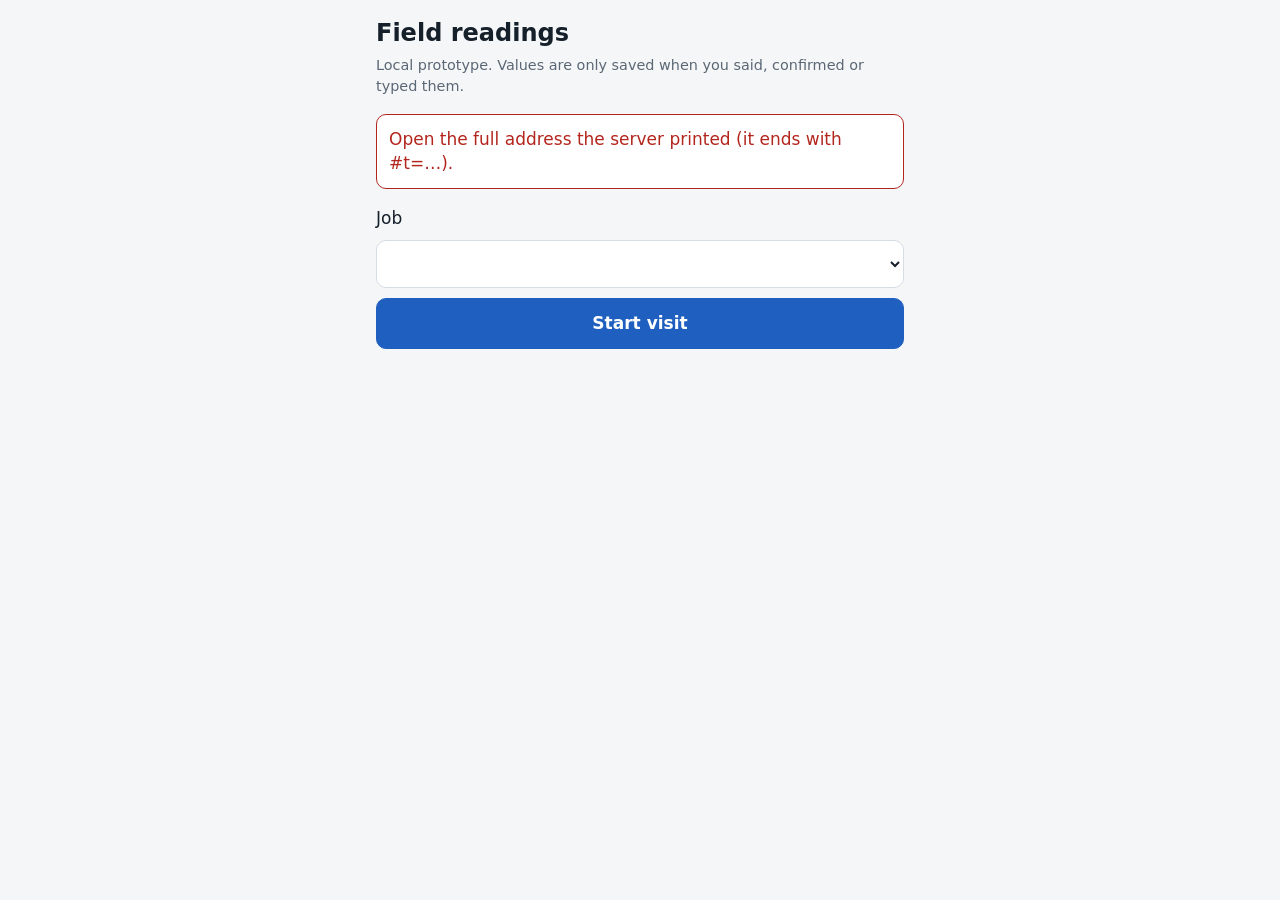
<file: mvp/static/index.html>
<!doctype html>
<html lang="en">
<head>
<meta charset="utf-8">
<meta name="viewport" content="width=device-width, initial-scale=1, viewport-fit=cover">
<title>Field Readings</title>
<link rel="stylesheet" href="style.css">
<script type="module" src="app.js"></script>
</head>
<body>
<main>
<header>
  <h1>Field readings</h1>
  <p id="job" class="muted">Local prototype. Values are only saved when you said, confirmed or typed them.</p>
</header>

<p id="message" role="alert" hidden></p>

<section id="start">
  <label for="jobs">Job</label>
  <select id="jobs"></select>
  <button id="begin" class="primary" type="button">Start visit</button>
  <p id="evalnote" class="muted" hidden>Evaluation run: the app can show wrong values. Check every value against your card.</p>
</section>

<section id="visit" hidden>
  <div class="prompt" aria-live="polite">
    <p id="say" class="say"></p>
    <p id="heard" class="muted"></p>
  </div>

  <div id="capture">
    <button id="talk" class="talk" type="button">Hold to talk<span>or tap to start, tap to stop</span></button>
    <div id="yesno" class="pair" hidden>
      <button id="yes" type="button" class="primary">Yes</button>
      <button id="no" type="button">No</button>
    </div>
    <form id="typed" class="typed" hidden>
      <input id="typedValue" inputmode="decimal" autocomplete="off" aria-label="Value" placeholder="Value">
      <select id="typedUnit" aria-label="Unit"></select>
      <button type="submit">Save</button>
    </form>
    <div class="links">
      <button id="typeToggle" type="button" class="link">Type it instead</button>
      <button id="skip" type="button" class="link">Skip this reading</button>
    </div>
  </div>

  <div id="missing" hidden>
    <ul id="missingList" class="list"></ul>
    <button id="skipMissing" type="button">Skip the rest and check the record</button>
  </div>

  <div id="readback" class="check" hidden>
    <p id="progress" class="muted"></p>
    <p id="checkLabel" class="check-label"></p>
    <p id="checkValue" class="value check-value"></p>
    <p id="checkOrigin" class="muted"></p>
    <button id="play" type="button">Play what you said</button>
    <div class="pair">
      <button id="checkOk" type="button" class="primary">Confirm</button>
      <button id="checkFix" type="button">Correct</button>
    </div>
  </div>

  <div id="done" hidden>
    <button id="showRecord" type="button">Show the saved record</button>
    <button id="again" type="button" class="primary">New visit</button>
    <pre id="record" hidden></pre>
  </div>

  <h2 id="slotsHeading">Readings</h2>
  <ul id="slots" class="list"></ul>
  <div class="links">
    <button id="finish" type="button" class="link">Finish visit</button>
    <button id="voice" type="button" class="link" aria-pressed="true">Spoken prompts: on</button>
  </div>
</section>
</main>
</body>
</html>
</file>
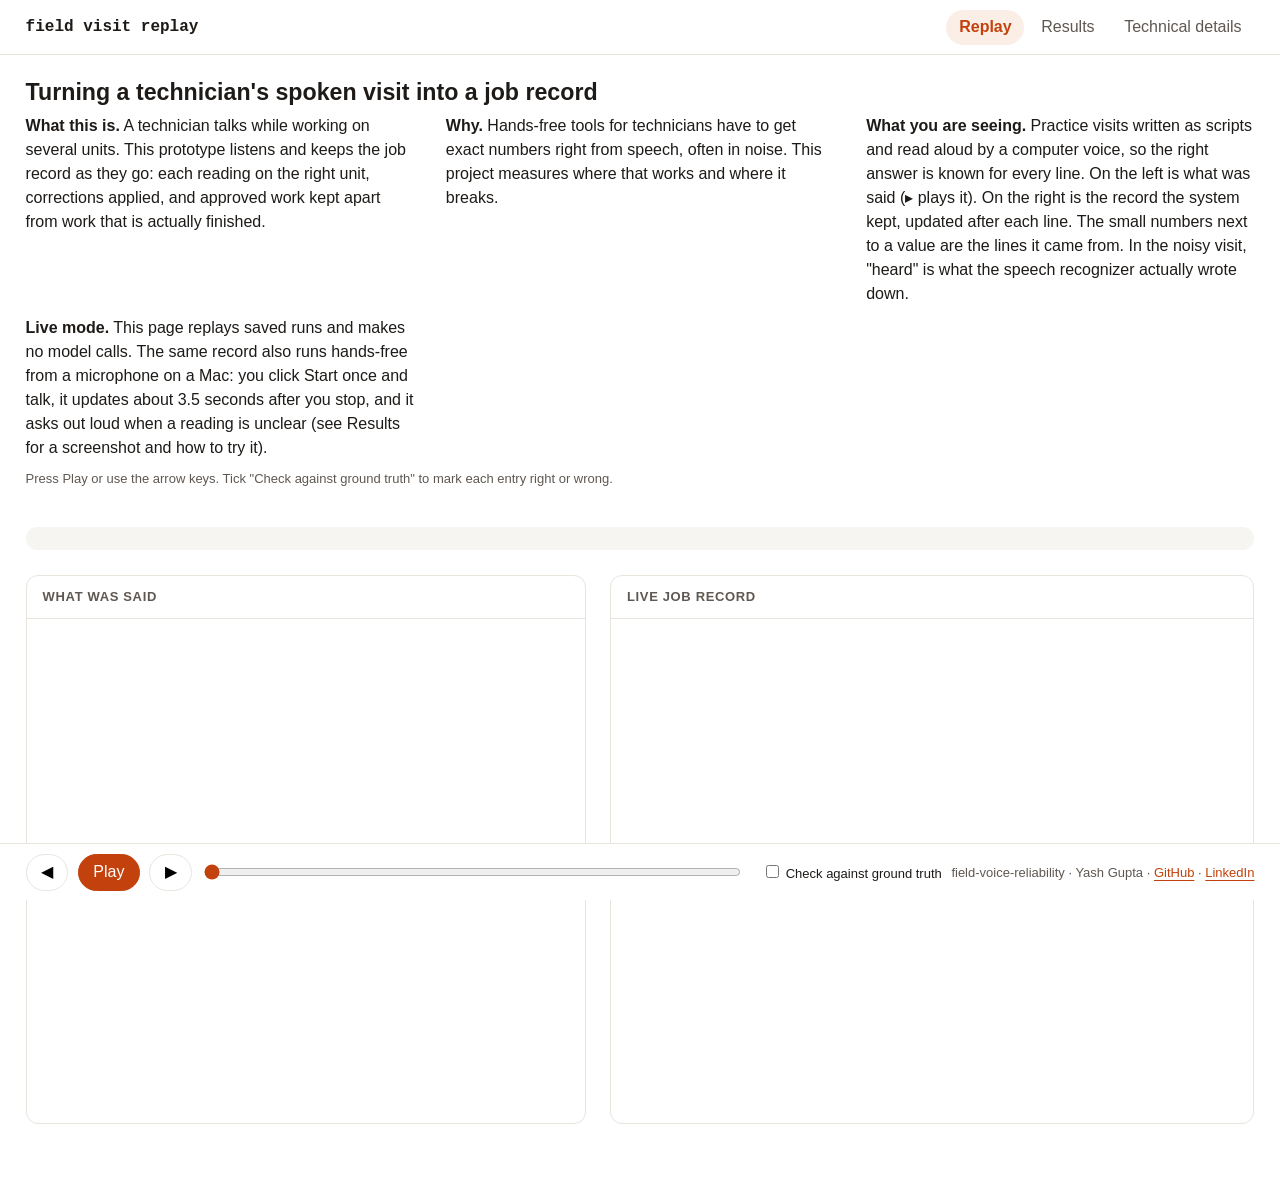
<file: scripts/live_demo_template.html>
<!doctype html>
<html lang="en">
<head>
<meta charset="utf-8">
<meta name="viewport" content="width=device-width, initial-scale=1, viewport-fit=cover">
<title>Field visit replay</title>
<meta name="description" content="A spoken HVAC visit becoming a structured job record, line by line, with every value linked to its words and audio.">
<style>
:root {
  color-scheme: light;
  --paper: #ffffff; --band: #f7f5f2; --ink: #1d1a17; --muted: #5f5852; --line: #e9e4de;
  --accent: #c2410c; --accent-soft: #fbeee6; --ok: #0f766e; --ok-soft: #e6f4f1; --bad: #b91c1c; --bad-soft: #fdecec;
  --warn: #a16207; --warn-soft: #fdf6e3; --blue: #3f5a7a; --blue-soft: #eaf0f6; --code: #f2efeb;
  --sans: -apple-system, "Segoe UI", Helvetica, Arial, sans-serif; --mono: ui-monospace, "SF Mono", Menlo, Consolas, monospace;
  --s0: 0.8125rem; --s1: 1rem; --s2: 1.45rem; --radius: 12px;
}
* { box-sizing: border-box; }
body { margin: 0; background: var(--paper); color: var(--ink); font-family: var(--sans); font-size: var(--s1); line-height: 1.5; }
a { color: var(--accent); text-underline-offset: 3px; }
button { font: inherit; cursor: pointer; }
:focus-visible { outline: 2px solid var(--accent); outline-offset: 2px; border-radius: 4px; }
.wrap { padding-inline: max(16px, env(safe-area-inset-left, 0px), 2vw); max-width: 1440px; margin-inline: auto; }
.bar { position: sticky; top: 0; z-index: 5; background: rgba(255,255,255,0.95); backdrop-filter: blur(8px); border-bottom: 1px solid var(--line); }
.bar-in { display: flex; align-items: center; gap: 1rem; padding-block: 0.6rem; }
.brand { font-family: var(--mono); font-weight: 600; }
.bar-in nav { margin-left: auto; display: flex; gap: 0.25rem; }
.tab { padding: 0.35rem 0.8rem; border-radius: 999px; color: var(--muted); text-decoration: none; }
.tab[aria-current="page"] { background: var(--accent-soft); color: var(--accent); font-weight: 600; }
.muted { color: var(--muted); } .small { font-size: var(--s0); } .mono { font-family: var(--mono); }
h1 { font-size: var(--s2); margin: 1.2rem 0 0.3rem; } p { margin: 0; }
.about { display: grid; grid-template-columns: repeat(auto-fit, minmax(300px, 1fr)); gap: 0.6rem 2rem; margin-bottom: 0.6rem; }
.about .muted { grid-column: 1 / -1; }
.visits { display: grid; grid-template-columns: repeat(auto-fit, minmax(240px, 1fr)); gap: 0.8rem; margin: 1.2rem 0; }
.visit { text-align: left; border: 1px solid var(--line); background: var(--paper); border-radius: var(--radius); padding: 0.9rem 1.1rem; }
.visit[aria-pressed="true"] { border-color: var(--accent); background: var(--accent-soft); }
.visit b { display: block; } .visit span { color: var(--muted); font-size: var(--s0); }
.moments { display: flex; flex-wrap: wrap; gap: 0.4rem; margin: 0.6rem 0 1rem; }
.chip { border: 1px solid var(--line); background: var(--band); border-radius: 999px; padding: 0.15rem 0.6rem; font-size: var(--s0); }
.chip:hover { border-color: var(--accent); }
.grid { display: grid; grid-template-columns: minmax(0, 1fr) minmax(0, 1.15fr); gap: 1.5rem; align-items: start; }
.panel-body { height: clamp(320px, 56vh, 600px); overflow-y: auto; }
@media (max-width: 860px) { .grid { grid-template-columns: 1fr; } .panel-body { height: auto; max-height: 70vh; } }
.panel { border: 1px solid var(--line); border-radius: var(--radius); background: var(--paper); }
.panel h2 { font-size: var(--s0); text-transform: uppercase; letter-spacing: 0.05em; color: var(--muted); margin: 0; padding: 0.7rem 1rem; border-bottom: 1px solid var(--line); }
.lines { padding: 0.4rem 0; }
.ln { display: grid; grid-template-columns: 2.4rem 1fr auto; gap: 0.5rem; padding: 0.35rem 1rem; align-items: start; }
.ln.future { display: none; }
.ln.now { background: var(--accent-soft); }
.ln.flash { animation: flash 1.6s ease-out; }
@keyframes flash { from { background: #fde2cf; } to { background: transparent; } }
.ln .id { font-family: var(--mono); font-size: var(--s0); color: var(--muted); padding-top: 0.15rem; }
.who { font-size: var(--s0); font-weight: 600; color: var(--muted); margin-right: 0.35rem; }
.ln.device .said, .ln.device .who { color: var(--blue); }
.ln.reply .who { color: var(--ok); }
.heard { display: block; font-family: var(--mono); font-size: var(--s0); color: var(--muted); }
.heard .unsure { color: #a39b93; text-decoration: underline dotted; }
.play { border: 1px solid var(--line); background: var(--paper); border-radius: 999px; width: 2rem; height: 2rem; line-height: 1; }
.play:hover { border-color: var(--accent); color: var(--accent); }
.unit { border-top: 1px solid var(--line); padding: 0.8rem 1rem; }
.unit:first-of-type { border-top: 0; }
.unit h3 { font-size: var(--s1); margin: 0; } .unit .meta { font-size: var(--s0); color: var(--muted); }
table { width: 100%; border-collapse: collapse; margin-top: 0.4rem; font-size: 0.95rem; }
td { padding: 0.25rem 0.3rem; border-top: 1px solid var(--line); vertical-align: top; }
td.v { font-variant-numeric: tabular-nums; font-weight: 600; white-space: nowrap; }
tr.changed td { background: #fff4ec; }
.was { font-weight: 400; color: var(--muted); font-size: var(--s0); margin-left: 0.3rem; }
.ev { border: 0; background: var(--code); border-radius: 4px; font-family: var(--mono); font-size: var(--s0); padding: 0 0.35rem; margin-right: 0.2rem; }
.ev:hover { background: var(--accent-soft); color: var(--accent); }
.pill { display: inline-block; border-radius: 999px; padding: 0 0.55rem; font-size: var(--s0); font-weight: 600; }
.s-proposed { background: var(--band); color: var(--muted); } .s-approved { background: var(--blue-soft); color: var(--blue); }
.s-in_progress { background: var(--warn-soft); color: var(--warn); } .s-done { background: var(--ok-soft); color: var(--ok); }
.s-deferred, .s-declined { background: #eeeae6; color: #57534e; }
.unsure-row td { color: var(--warn); }
.check { font-size: var(--s0); font-weight: 600; margin-left: 0.3rem; }
.check.ok { color: var(--ok); } .check.bad { color: var(--bad); }
body:not(.truth) .check { display: none; }
.empty { padding: 1rem; color: var(--muted); }
.summary { background: var(--band); } .summary ul { margin: 0.3rem 0 0.6rem; padding-left: 1.2rem; }
.controls { position: sticky; bottom: 0; background: rgba(255,255,255,0.96); border-top: 1px solid var(--line); margin-top: 1rem; }
.controls-in { display: flex; flex-wrap: wrap; align-items: center; gap: 0.6rem; padding-block: 0.6rem; }
.btn { border: 1px solid var(--line); background: var(--paper); border-radius: 999px; padding: 0.35rem 0.9rem; }
.btn.primary { background: var(--accent); border-color: var(--accent); color: #fff; }
input[type=range] { flex: 1; min-width: 140px; accent-color: var(--accent); }
.note { background: var(--band); border-radius: var(--radius); padding: 0.7rem 1rem; }
.credit { margin-left: auto; }
@media (max-width: 860px) { .credit { width: 100%; margin-left: 0; } }
</style>
</head>
<body>
<header class="bar"><div class="wrap bar-in">
  <span class="brand">field visit replay</span>
  <nav><a class="tab" aria-current="page" href="index.html">Replay</a><a class="tab" href="results.html#results">Results</a><a class="tab" href="results.html#details">Technical details</a></nav>
</div></header>

<main class="wrap">
  <h1>Turning a technician's spoken visit into a job record</h1>
  <div class="about">
    <p><b>What this is.</b> A technician talks while working on several units. This prototype listens and keeps the job
      record as they go: each reading on the right unit, corrections applied, and approved work kept apart from work
      that is actually finished.</p>
    <p><b>Why.</b> Hands-free tools for technicians have to get exact numbers right from speech, often in noise. This
      project measures where that works and where it breaks.</p>
    <p><b>What you are seeing.</b> Practice visits written as scripts and read aloud by a computer voice, so the right
      answer is known for every line. On the left is what was said (▸ plays it). On the right is the record the system
      kept, updated after each line. The small numbers next to a value are the lines it came from. In the noisy visit,
      "heard" is what the speech recognizer actually wrote down.</p>
    <p><b>Live mode.</b> This page replays saved runs and makes no model calls. The same record also runs hands-free
      from a microphone on a Mac: you click Start once and talk, it updates about 3.5 seconds after you stop, and it asks
      out loud when a reading is unclear (see Results for a screenshot and how to try it).</p>
    <p class="muted small">Press Play or use the arrow keys. Tick "Check against ground truth" to mark each entry right
      or wrong.</p>
  </div>
  <div class="visits" id="visits" role="group" aria-label="Visit"></div>
  <p class="note small" id="note"></p>
  <div class="moments" id="moments" aria-label="Key moments"></div>
  <div class="grid">
    <section class="panel" aria-labelledby="t-h"><h2 id="t-h">What was said</h2><div class="lines panel-body" id="lines"></div></section>
    <section class="panel" aria-labelledby="r-h"><h2 id="r-h">Live job record</h2><div class="panel-body" id="record"></div></section>
  </div>
</main>

<div class="controls"><div class="wrap controls-in">
  <button class="btn" id="prev" type="button" aria-label="Previous line">◀</button>
  <button class="btn primary" id="playall" type="button">Play</button>
  <button class="btn" id="next" type="button" aria-label="Next line">▶</button>
  <input type="range" id="pos" min="0" value="0" aria-label="Position in the visit">
  <span class="small muted mono" id="where"></span>
  <label class="small"><input type="checkbox" id="truth"> Check against ground truth</label>
  <span class="credit small muted">field-voice-reliability · Yash Gupta · <a href="https://github.com/yashgix/field-voice-reliability">GitHub</a> · <a href="https://www.linkedin.com/in/yash-guptaix/">LinkedIn</a></span>
</div></div>


<script>
const VISITS = /*DATA*/null;
const WHO = { tech: "Tech", customer: "Customer", device: "Headset" };
const STATUS = { proposed: "proposed", approved: "approved", in_progress: "in progress", done: "done", deferred: "deferred", declined: "declined" };
let v = VISITS[0], pos = 0, playing = false;
const audio = new Audio();
const $ = (id) => document.getElementById(id);
const esc = (s) => String(s).replace(/[&<>"]/g, (c) => ({ "&": "&amp;", "<": "&lt;", ">": "&gt;", '"': "&quot;" }[c]));

function heardHtml(text) {
  return esc(text).split(" ").map((w) => (w.startsWith("~") ? `<span class="unsure">${w.slice(1)}</span>` : w)).join(" ");
}

function stepAt(i) {
  const shown = new Set(v.lines.slice(0, i + 1).map((l) => l.id));
  let s = null;
  for (const step of v.steps) if (shown.has(step.after)) s = step;
  return s;
}

function key(r) { return r.equip + "|" + (r.field || r.task); }

function checkMark(c) {
  return c === "ok" ? '<span class="check ok">✓</span>' : `<span class="check bad">✗ ${esc(c.replace("_", " "))}</span>`;
}

function evidence(ids) {
  return ids.map((id) => `<button class="ev" type="button" data-line="${esc(id)}" title="Show and play line ${esc(id)}">${esc(id)}</button>`).join("");
}

function renderRecord() {
  const now = stepAt(pos), before = stepAt(pos - 1);
  if (!now) { $("record").innerHTML = '<p class="empty">Nothing recorded yet.</p>'; return; }
  const old = new Map((before ? [...before.readings, ...before.work] : []).map((r) => [key(r), r]));
  const units = v.equipment.map((e) => {
    const rd = now.readings.filter((r) => r.equip === e.id), wk = now.work.filter((r) => r.equip === e.id);
    const un = now.unsure.filter((u) => u.equip.includes(e.id)), eq = now.equipment.filter((q) => q.equip === e.id);
    const rows = [];
    for (const r of rd) {
      const o = old.get(key(r)), changed = !o || o.value !== r.value;
      const was = o && o.value !== r.value ? `<span class="was">was ${esc(o.value)}</span>` : "";
      rows.push(`<tr class="${changed ? "changed" : ""}"><td>${esc(r.label)}</td><td class="v">${esc(r.value)} ${esc(r.unit)}${was}</td><td>${evidence(r.evidence)}${checkMark(r.check)}</td></tr>`);
    }
    for (const w of wk) {
      const o = old.get(key(w)), changed = !o || o.status !== w.status;
      const was = o && o.status !== w.status ? `<span class="was">was ${esc(STATUS[o.status])}</span>` : "";
      rows.push(`<tr class="${changed ? "changed" : ""}"><td>${esc(w.task)}</td><td><span class="pill s-${w.status}">${STATUS[w.status]}</span>${was}</td><td>${evidence(w.evidence)}${checkMark(w.check)}</td></tr>`);
    }
    for (const u of un) rows.push(`<tr class="unsure-row"><td>${esc(u.label)}</td><td colspan="2">not settled${u.equip.length > 1 ? ", unit unclear" : ""}: will not guess</td></tr>`);
    for (const q of eq) rows.push(`<tr><td>${esc(q.field)}</td><td class="v" colspan="2">${esc(q.value)}</td></tr>`);
    const gone = [...old.values()].filter((r) => r.equip === e.id && !now.readings.concat(now.work).some((x) => key(x) === key(r)));
    for (const g of gone) rows.push(`<tr class="changed"><td>${esc(g.label || g.task)}</td><td colspan="2" class="muted">removed (was ${esc(g.value || STATUS[g.status])})</td></tr>`);
    return `<div class="unit"><h3>${esc(e.id)} · ${esc(e.type.replaceAll("_", " "))}</h3><p class="meta">${esc(e.location)} · ${esc(e.make)} ${esc(e.model)} · serial ${esc(e.serial)}</p>${rows.length ? `<table>${rows.join("")}</table>` : ""}</div>`;
  });
  $("record").innerHTML = units.join("") + (pos === v.lines.length - 1 ? summaryHtml() : "");
}

function summaryHtml() {
  const s = v.summary;
  const missed = s.missed.map((m) => `<li>${esc(m.equip)} ${esc(m.label)} ${esc(m.value)}: ${esc(m.why)}</li>`).join("");
  const wrong = s.wrong.map((w) => `<li>${esc(w[0])} ${esc(w[1].replaceAll("_", " "))}: ${esc(w[2].replace("_", " "))}</li>`).join("");
  return `<div class="unit summary"><h3>End of visit, against ground truth</h3><p class="meta">${s.hits} of ${s.total} true facts in the record</p>` +
    (wrong ? `<p class="small"><b>Wrong</b></p><ul class="small">${wrong}</ul>` : '<p class="small">No wrong values.</p>') +
    (missed ? `<p class="small"><b>Missing</b></p><ul class="small">${missed}</ul>` : '<p class="small">Nothing missing.</p>') + "</div>";
}

function renderLines() {
  $("lines").innerHTML = v.lines.map((l, i) => {
    const kind = l.speaker === "device" ? "device" : l.id.endsWith("a") ? "reply" : "";
    const state = i > pos ? "future" : i === pos ? "now" : "";
    const heard = l.heard && l.heard !== l.said ? `<span class="heard" title="What the recognizer heard">heard: ${heardHtml(l.heard)}</span>` : "";
    const who = l.id.endsWith("q") ? "Headset asks" : l.id.endsWith("a") ? "Tech answers" : WHO[l.speaker];
    const btn = l.audio ? `<button class="play" type="button" data-play="${i}" aria-label="Play line ${esc(l.id)}">▸</button>` : "<span></span>";
    return `<div class="ln ${kind} ${state}" id="ln-${i}"><span class="id">${esc(l.id)}</span><p><span class="who">${who}</span><span class="said">${esc(l.said)}</span>${heard}</p>${btn}</div>`;
  }).join("");
  const cur = $("ln-" + pos);
  if (cur) cur.scrollIntoView({ block: "nearest" });
}

function render() {
  renderLines(); renderRecord();
  $("pos").max = v.lines.length - 1; $("pos").value = pos;
  $("where").textContent = `line ${v.lines[pos].id} · ${pos + 1} of ${v.lines.length}`;
}

function go(i) { pos = Math.max(0, Math.min(v.lines.length - 1, i)); render(); }

function playLine(i, then) {
  const l = v.lines[i];
  if (!l.audio) { if (then) setTimeout(then, 900); return; }
  audio.src = l.audio; audio.onended = then || null; audio.play().catch(() => then && setTimeout(then, 900));
}

function playFrom() {
  if (!playing) return;
  playLine(pos, () => { if (!playing) return; if (pos >= v.lines.length - 1) { stop(); return; } go(pos + 1); playFrom(); });
}

function stop() { playing = false; audio.pause(); $("playall").textContent = "Play"; }

function pick(i) {
  stop(); v = VISITS[i]; pos = 0;
  document.querySelectorAll(".visit").forEach((b, k) => b.setAttribute("aria-pressed", String(k === i)));
  $("note").textContent = v.note;
  $("moments").innerHTML = v.moments.map((m) => `<button class="chip" type="button" data-jump="${esc(m.line)}">${esc(m.label)} · line ${esc(m.line)}</button>`).join("");
  render();
}

$("visits").innerHTML = VISITS.map((x, i) => `<button class="visit" type="button" aria-pressed="false" data-visit="${i}"><b>${esc(x.title)}</b><span>${esc(x.visit)} · ${x.equipment.length} units · ${{noisy: "noisy audio", voice: "real voice", clean: "clear audio"}[x.audio]}</span></button>`).join("");
document.addEventListener("click", (e) => {
  const t = e.target.closest("button"); if (!t) return;
  if (t.dataset.visit) pick(Number(t.dataset.visit));
  if (t.dataset.play) playLine(Number(t.dataset.play));
  if (t.dataset.jump || t.dataset.line) {
    stop();
    const i = v.lines.findIndex((l) => l.id === (t.dataset.jump || t.dataset.line));
    if (t.dataset.jump) go(i);
    const el = $("ln-" + i); if (el) { el.classList.remove("flash"); void el.offsetWidth; el.classList.add("flash"); el.scrollIntoView({ block: "center" }); }
    if (t.dataset.line) playLine(i);
  }
});
$("prev").onclick = () => { stop(); go(pos - 1); };
$("next").onclick = () => { stop(); go(pos + 1); };
$("pos").oninput = (e) => { stop(); go(Number(e.target.value)); };
$("playall").onclick = () => { if (playing) { stop(); return; } playing = true; $("playall").textContent = "Pause"; playFrom(); };
$("truth").onchange = (e) => document.body.classList.toggle("truth", e.target.checked);
addEventListener("keydown", (e) => {
  if (e.target.tagName === "INPUT" && e.target.type !== "checkbox") return;
  if (e.key === "ArrowRight") { stop(); go(pos + 1); } if (e.key === "ArrowLeft") { stop(); go(pos - 1); }
  if (e.key === " ") { e.preventDefault(); $("playall").click(); }
});
pick(0);
</script>
</body>
</html>
</file>
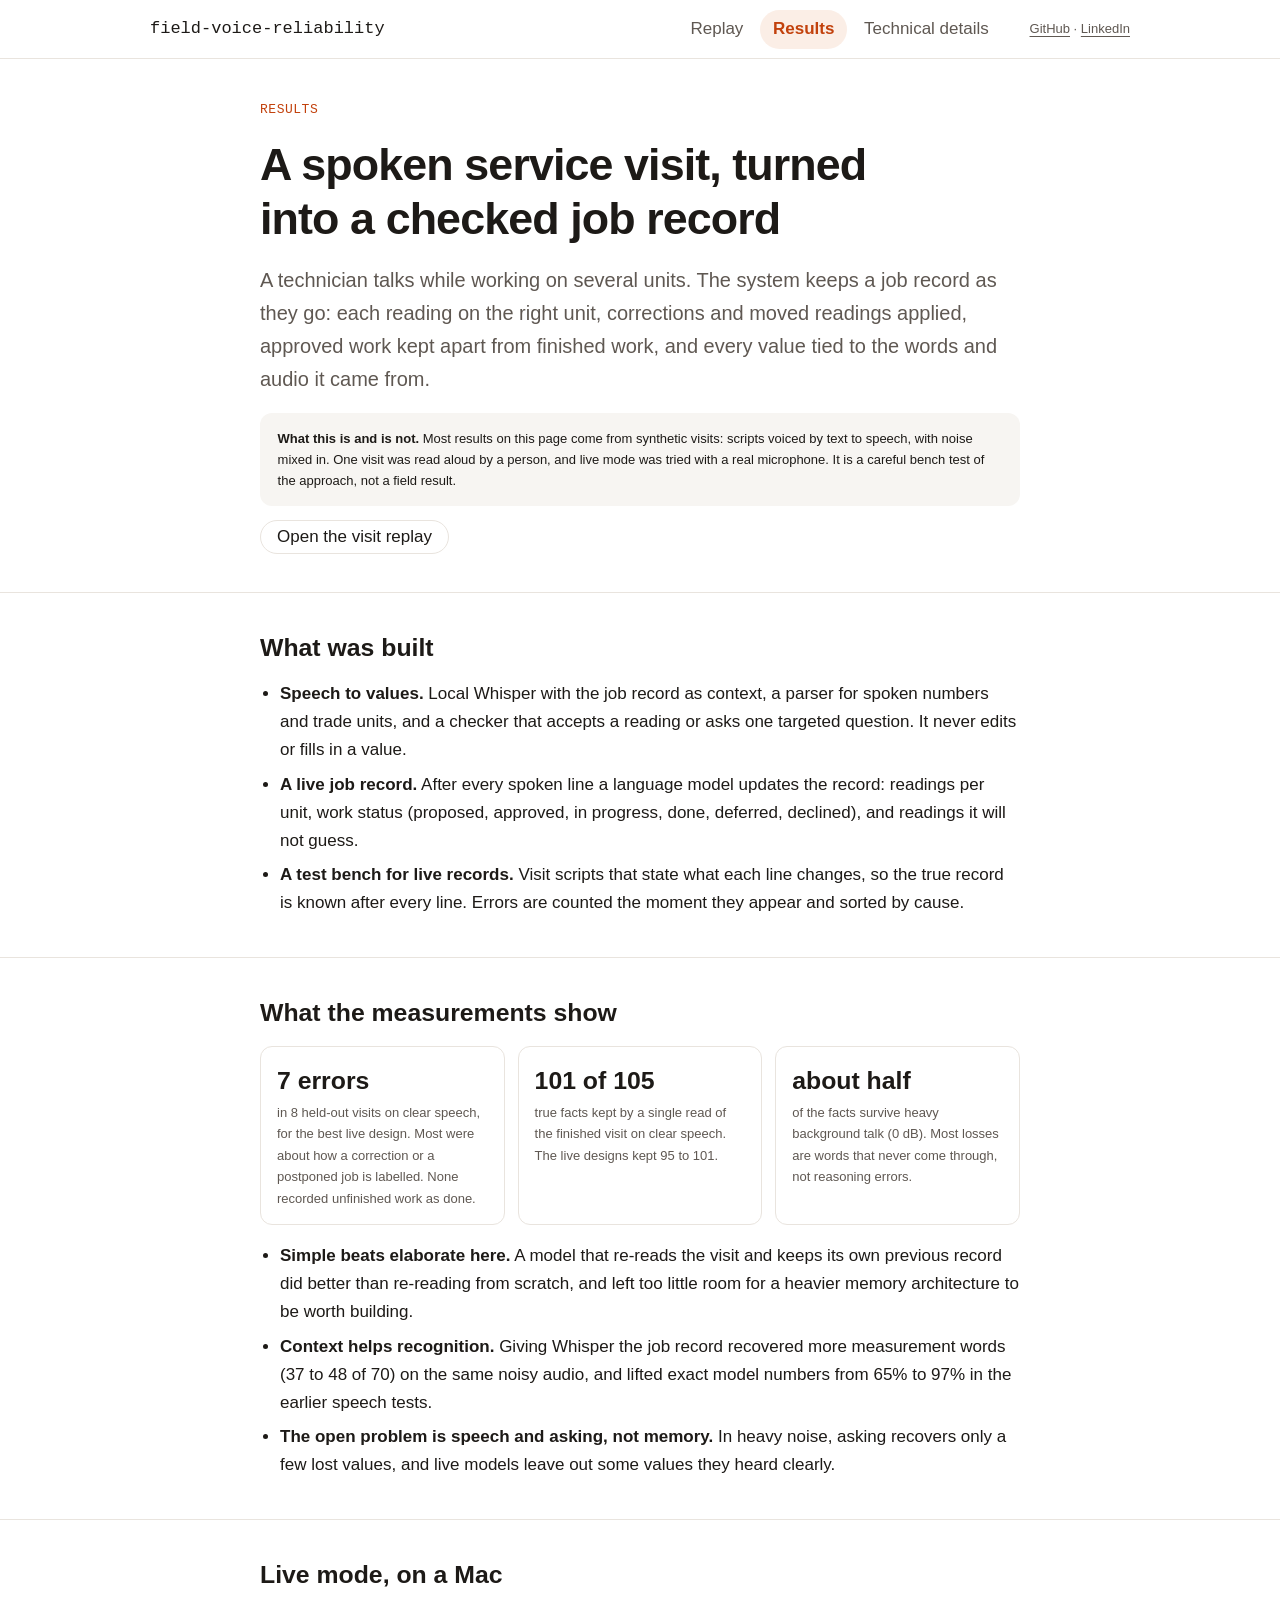
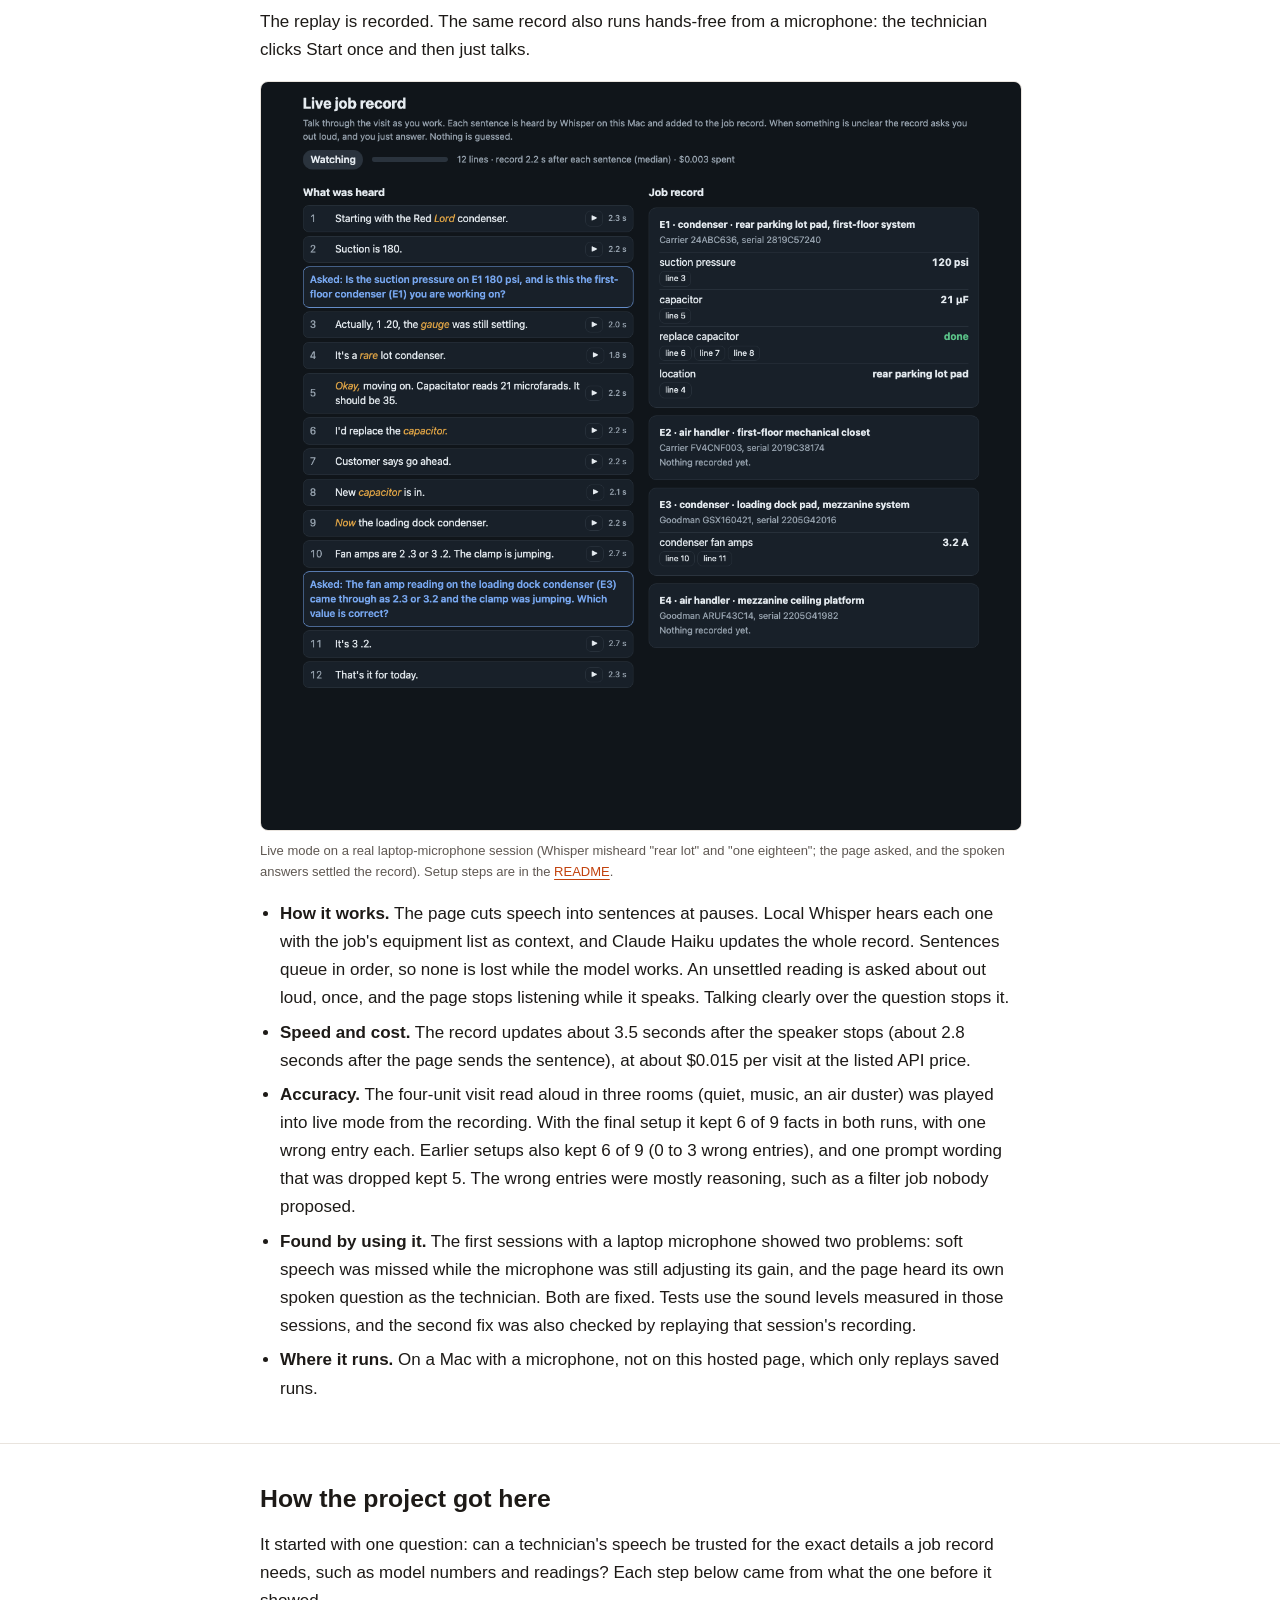
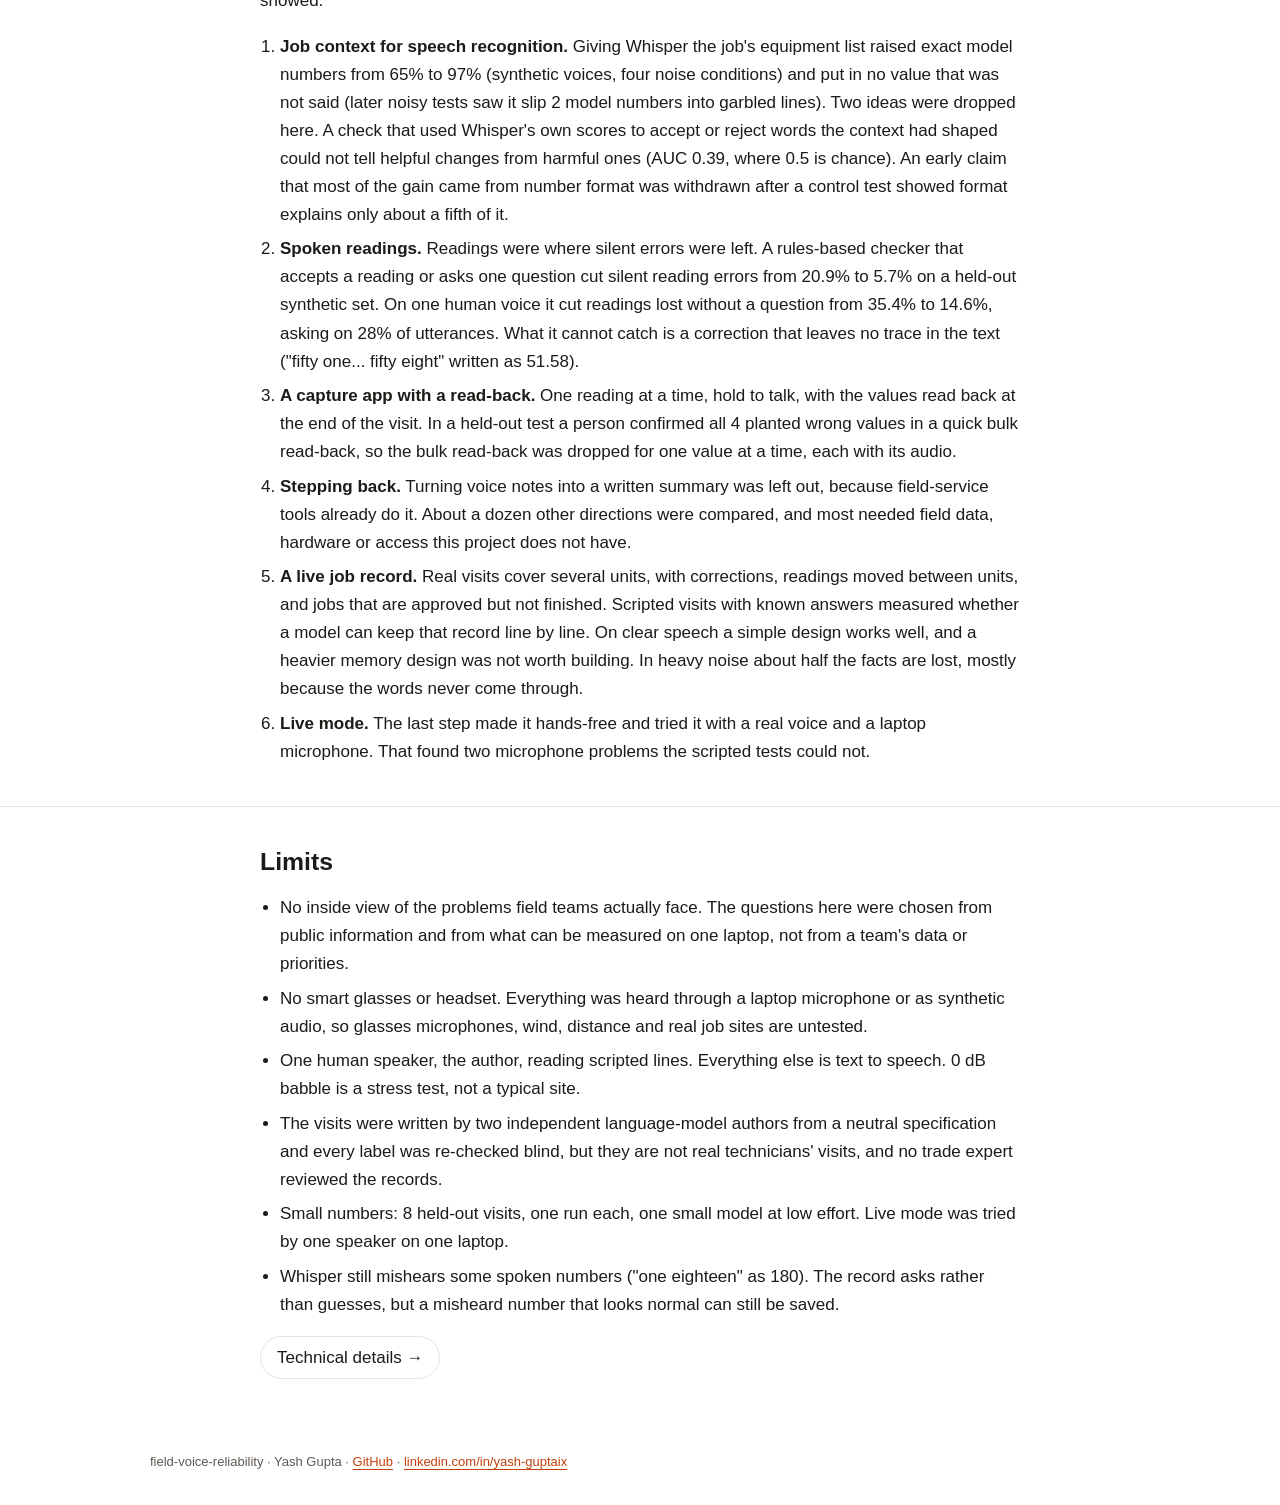
<file: demo/live/results.html>
<!doctype html>
<html lang="en">
<head>
<meta charset="utf-8">
<meta name="viewport" content="width=device-width, initial-scale=1, viewport-fit=cover">
<title>field-voice-reliability</title>
<meta name="description" content="Turning a technician's spoken visit into a checked job record: what was built, how it was tested, and what the measurements show.">
<style>
:root {
  color-scheme: light;
  --paper: #ffffff; --band: #f7f5f2; --ink: #1d1a17; --muted: #5f5852; --line: #e9e4de;
  --accent: #c2410c; --accent-soft: #fbeee6; --code: #f2efeb;
  --sans: -apple-system, "Segoe UI", Helvetica, Arial, sans-serif; --mono: ui-monospace, "SF Mono", Menlo, Consolas, monospace;
  --s0: 0.8125rem; --s1: 1.0625rem; --s2: 1.25rem; --s3: 1.55rem; --s4: clamp(2rem, 5vw, 2.8rem); --radius: 12px;
}
body { margin: 0; background: var(--paper); color: var(--ink); font-family: var(--sans); font-size: var(--s1); line-height: 1.65; }
.wrap { padding-inline: max(16px, env(safe-area-inset-left, 0px)); }
.col { max-width: 760px; margin-inline: auto; }
.shot { margin: 0; } .shot img { width: 100%; height: auto; border: 1px solid var(--line, #ddd); border-radius: 8px; } .wide { max-width: 980px; margin-inline: auto; }
a { color: var(--accent); text-underline-offset: 3px; }
:focus-visible { outline: 2px solid var(--accent); outline-offset: 2px; border-radius: 4px; }
h1, h2, h3 { line-height: 1.2; margin: 0; text-wrap: balance; }
h1 { font-size: var(--s4); letter-spacing: -0.02em; } h2 { font-size: var(--s3); font-weight: 600; } h3 { font-size: var(--s1); }
p, ul, ol { margin: 0; } ul, ol { padding-left: 1.25rem; display: flex; flex-direction: column; gap: 0.4rem; }
code { font-family: var(--mono); font-size: 0.86em; background: var(--code); padding: 0.08em 0.35em; border-radius: 4px; }
.muted { color: var(--muted); } .small { font-size: var(--s0); }
.eyebrow { font-family: var(--mono); font-size: var(--s0); color: var(--accent); letter-spacing: 0.04em; text-transform: uppercase; }
.stack { display: flex; flex-direction: column; gap: 1.1rem; }
section { padding-block: 2.5rem; } section + section { border-top: 1px solid var(--line); }
.bar { position: sticky; top: 0; z-index: 5; background: rgba(255,255,255,0.94); backdrop-filter: blur(8px); border-bottom: 1px solid var(--line); }
.bar-in { display: flex; align-items: center; gap: 1rem; padding-block: 0.6rem; }
.brand { font-family: var(--mono); } .bar-in { flex-wrap: wrap; } .links { margin-left: 0.75rem; color: var(--muted); } .links a { color: inherit; }
@media (max-width: 640px) { .bar-in nav { margin-left: 0; flex-wrap: wrap; } .links { width: 100%; margin-left: 0; } } .bar-in nav { margin-left: auto; display: flex; gap: 0.25rem; }
.tab { border: 0; background: none; padding: 0.35rem 0.8rem; border-radius: 999px; color: var(--muted); font: inherit; cursor: pointer; text-decoration: none; }
.tab[aria-selected="true"] { background: var(--accent-soft); color: var(--accent); font-weight: 600; }
.lede { font-size: var(--s2); color: var(--muted); }
.note { background: var(--band); border-radius: var(--radius); padding: 0.9rem 1.1rem; }
.cards { display: grid; grid-template-columns: repeat(auto-fit, minmax(220px, 1fr)); gap: 0.8rem; }
.card { border: 1px solid var(--line); border-radius: var(--radius); padding: 0.9rem 1rem; }
.big { font-size: var(--s3); font-weight: 650; font-variant-numeric: tabular-nums; }
.table { overflow-x: auto; } table { border-collapse: collapse; width: 100%; font-size: 0.95rem; }
th, td { text-align: left; padding: 0.45rem 0.5rem; border-bottom: 1px solid var(--line); vertical-align: top; }
th { font-size: var(--s0); color: var(--muted); font-weight: 600; } td.n { font-variant-numeric: tabular-nums; white-space: nowrap; }
tr.best td { background: var(--accent-soft); }
.btn { border: 1px solid var(--line); background: var(--paper); border-radius: 999px; padding: 0.4rem 1rem; font: inherit; cursor: pointer; color: var(--ink); text-decoration: none; }
footer { padding-block: 2rem; }
</style>
</head>
<body>
<header class="bar"><div class="wrap"><div class="wide bar-in">
  <span class="brand">field-voice-reliability</span>
  <nav role="tablist">
    <a class="tab" href="index.html">Replay</a>
    <button class="tab" id="tab-results" role="tab" data-view="results" aria-selected="true">Results</button>
    <button class="tab" id="tab-details" role="tab" data-view="details" aria-selected="false">Technical details</button>
  </nav>
  <span class="links small"><a href="https://github.com/yashgix/field-voice-reliability">GitHub</a> · <a href="https://www.linkedin.com/in/yash-guptaix/">LinkedIn</a></span>
</div></div></header>

<main>
<div id="results">
<section class="wrap"><div class="col stack">
  <p class="eyebrow">Results</p>
  <h1>A spoken service visit, turned into a checked job record</h1>
  <p class="lede">A technician talks while working on several units. The system keeps a job record as they go: each
    reading on the right unit, corrections and moved readings applied, approved work kept apart from finished work,
    and every value tied to the words and audio it came from.</p>
  <p class="note small"><b>What this is and is not.</b> Most results on this page come from synthetic visits: scripts
    voiced by text to speech, with noise mixed in. One visit was read aloud by a person, and live mode was tried with
    a real microphone. It is a careful bench test of the approach, not a field result.</p>
  <p><a class="btn" href="index.html">Open the visit replay</a></p>
</div></section>

<section class="wrap"><div class="col stack">
  <h2>What was built</h2>
  <ul>
    <li><b>Speech to values.</b> Local Whisper with the job record as context, a parser for spoken numbers and trade
      units, and a checker that accepts a reading or asks one targeted question. It never edits or fills in a value.</li>
    <li><b>A live job record.</b> After every spoken line a language model updates the record: readings per unit,
      work status (proposed, approved, in progress, done, deferred, declined), and readings it will not guess.</li>
    <li><b>A test bench for live records.</b> Visit scripts that state what each line changes, so the true record is
      known after every line. Errors are counted the moment they appear and sorted by cause.</li>
  </ul>
</div></section>

<section class="wrap"><div class="col stack">
  <h2>What the measurements show</h2>
  <div class="cards">
    <div class="card"><div class="big">7 errors</div><p class="small muted">in 8 held-out visits on clear speech, for
      the best live design. Most were about how a correction or a postponed job is labelled. None recorded unfinished
      work as done.</p></div>
    <div class="card"><div class="big">101 of 105</div><p class="small muted">true facts kept by a single read of the
      finished visit on clear speech. The live designs kept 95 to 101.</p></div>
    <div class="card"><div class="big">about half</div><p class="small muted">of the facts survive heavy background
      talk (0 dB). Most losses are words that never come through, not reasoning errors.</p></div>
  </div>
  <ul>
    <li><b>Simple beats elaborate here.</b> A model that re-reads the visit and keeps its own previous record did better
      than re-reading from scratch, and left too little room for a heavier memory architecture to be worth building.</li>
    <li><b>Context helps recognition.</b> Giving Whisper the job record recovered more measurement words (37 to 48 of
      70) on the same noisy audio, and lifted exact model numbers from 65% to 97% in the earlier speech tests.</li>
    <li><b>The open problem is speech and asking, not memory.</b> In heavy noise, asking recovers only a few lost
      values, and live models leave out some values they heard clearly.</li>
  </ul>
</div></section>

<section class="wrap"><div class="col stack">
  <h2>Live mode, on a Mac</h2>
  <p>The replay is recorded. The same record also runs hands-free from a microphone: the technician clicks Start once
    and then just talks.</p>
  <figure class="shot">
    <img src="live-mode.png" width="1200" height="1180" alt="Live mode: twelve spoken lines on the left with two questions the page asked out loud, and the job record on the right with suction 120 psi, capacitor 21 µF, the capacitor replacement done and fan amps 3.2 A">
    <figcaption class="small muted">Live mode on a real laptop-microphone session (Whisper misheard "rear lot" and
      "one eighteen"; the page asked, and the spoken answers settled the record). Setup steps are in the
      <a href="https://github.com/yashgix/field-voice-reliability#try-live-mode-yourself">README</a>.</figcaption>
  </figure>
  <ul>
    <li><b>How it works.</b> The page cuts speech into sentences at pauses. Local Whisper hears each one with the job's
      equipment list as context, and Claude Haiku updates the whole record. Sentences queue in order, so none is lost
      while the model works. An unsettled reading is asked about out loud, once, and the page stops listening while it
      speaks. Talking clearly over the question stops it.</li>
    <li><b>Speed and cost.</b> The record updates about 3.5 seconds after the speaker stops (about 2.8 seconds after
      the page sends the sentence), at about $0.015 per visit at the listed API price.</li>
    <li><b>Accuracy.</b> The four-unit visit read aloud in three rooms (quiet, music, an air duster) was played into
      live mode from the recording. With the final setup it kept 6 of 9 facts in both runs, with one wrong entry each.
      Earlier setups also kept 6 of 9 (0 to 3 wrong entries), and one prompt wording that was dropped kept 5. The
      wrong entries were mostly reasoning, such as a filter job nobody proposed.</li>
    <li><b>Found by using it.</b> The first sessions with a laptop microphone showed two problems: soft speech was missed
      while the microphone was still adjusting its gain, and the page heard its own spoken question as the technician.
      Both are fixed. Tests use the sound levels measured in those sessions, and the second fix was also checked by
      replaying that session's recording.</li>
    <li><b>Where it runs.</b> On a Mac with a microphone, not on this hosted page, which only replays saved runs.</li>
  </ul>
</div></section>

<section class="wrap"><div class="col stack">
  <h2>How the project got here</h2>
  <p>It started with one question: can a technician&#x27;s speech be trusted for the exact details a job record needs, such as model numbers and readings? Each step below came from what the one before it showed.</p>
  <ol>
    <li><b>Job context for speech recognition.</b> Giving Whisper the job&#x27;s equipment list raised exact model numbers from 65% to 97% (synthetic voices, four noise conditions) and put in no value that was not said (later noisy tests saw it slip 2 model numbers into garbled lines). Two ideas were dropped here. A check that used Whisper&#x27;s own scores to accept or reject words the context had shaped could not tell helpful changes from harmful ones (AUC 0.39, where 0.5 is chance). An early claim that most of the gain came from number format was withdrawn after a control test showed format explains only about a fifth of it.</li>
    <li><b>Spoken readings.</b> Readings were where silent errors were left. A rules-based checker that accepts a reading or asks one question cut silent reading errors from 20.9% to 5.7% on a held-out synthetic set. On one human voice it cut readings lost without a question from 35.4% to 14.6%, asking on 28% of utterances. What it cannot catch is a correction that leaves no trace in the text (&quot;fifty one... fifty eight&quot; written as 51.58).</li>
    <li><b>A capture app with a read-back.</b> One reading at a time, hold to talk, with the values read back at the end of the visit. In a held-out test a person confirmed all 4 planted wrong values in a quick bulk read-back, so the bulk read-back was dropped for one value at a time, each with its audio.</li>
    <li><b>Stepping back.</b> Turning voice notes into a written summary was left out, because field-service tools already do it. About a dozen other directions were compared, and most needed field data, hardware or access this project does not have.</li>
    <li><b>A live job record.</b> Real visits cover several units, with corrections, readings moved between units, and jobs that are approved but not finished. Scripted visits with known answers measured whether a model can keep that record line by line. On clear speech a simple design works well, and a heavier memory design was not worth building. In heavy noise about half the facts are lost, mostly because the words never come through.</li>
    <li><b>Live mode.</b> The last step made it hands-free and tried it with a real voice and a laptop microphone. That found two microphone problems the scripted tests could not.</li>
  </ol>
</div></section>

<section class="wrap"><div class="col stack">
  <h2>Limits</h2>
  <ul>
    <li>No inside view of the problems field teams actually face. The questions here were chosen from public information and from what can be measured on one laptop, not from a team&#x27;s data or priorities.</li>
    <li>No smart glasses or headset. Everything was heard through a laptop microphone or as synthetic audio, so glasses microphones, wind, distance and real job sites are untested.</li>
    <li>One human speaker, the author, reading scripted lines. Everything else is text to speech. 0 dB babble is a stress test, not a typical site.</li>
    <li>The visits were written by two independent language-model authors from a neutral specification and every label was re-checked blind, but they are not real technicians&#x27; visits, and no trade expert reviewed the records.</li>
    <li>Small numbers: 8 held-out visits, one run each, one small model at low effort. Live mode was tried by one speaker on one laptop.</li>
    <li>Whisper still mishears some spoken numbers (&quot;one eighteen&quot; as 180). The record asks rather than guesses, but a misheard number that looks normal can still be saved.</li>
  </ul>
  <p><button class="btn" type="button" data-view="details">Technical details →</button></p>
</div></section>
</div>

<div id="details" hidden>
<section class="wrap"><div class="col stack">
  <p class="eyebrow">Technical details</p>
  <h2>Method</h2>
  <ul>
    <li><b>Visits.</b> 8 held-out multi-unit HVAC visits (2 ordinary, 3 mixed, 3 hard; 24 to 38 spoken lines, 2 to 4
      units), sealed by hash before any run, plus 2 development visits. Each line lists its effects: a reading, a
      correction, a reading moved to another unit, a withdrawn reading, a work status, a nameplate fact, or an
      ambiguity with the answer the technician would give if asked. A blind second labelling disagreed on 3 of 264
      lines (plus 3 formatting-only differences). Those 3 are listed and scored apart.</li>
    <li><b>Conditions.</b> Clear text, and the same lines voiced by macOS TTS, mixed with people talking at 0 dB and
      recognised by local Whisper large-v3-turbo. Questions get scripted replies (a scripted answer, a repeat or
      restatement of a recent reading, or "nothing to add"), voiced under the same noise.</li>
    <li><b>Designs compared,</b> all on one model, prompt and output schema:
      <b>A</b> reads the finished visit once. <b>A-live</b> re-reads the visit so far after every line.
      <b>B</b> does the same and also sees its own previous record. <b>R</b> is A-live whose questions come from a fixed
      rule. <b>+G</b> adds plain-code guards (known fields only, a value must appear in its cited words, "done" held
      one line).</li>
    <li><b>Scoring.</b> After every line the record is compared with the truth at that moment. Each error gets one
      cause: lost or changed by recognition, missing clarification, revision or status, wrong unit, or unsupported.
      Also counted: final completeness, values recovered by asking, unanswered questions, unsafe "done".</li>
  </ul>
</div></section>

<section class="wrap"><div class="wide stack">
  <h2>Results, 8 held-out visits</h2>
  <div class="table"><table>
    <thead><tr><th>Design</th><th>Clear: live errors</th><th>Clear: facts kept</th><th>Noisy: live errors</th><th>Noisy: facts kept</th><th>Noisy: questions (unanswered)</th></tr></thead>
    <tbody>
      <tr><td>A, one read at the end</td><td class="n">n/a</td><td class="n">101/105</td><td class="n">n/a</td><td class="n">57/105</td><td class="n">0</td></tr>
      <tr><td>A-live</td><td class="n">21</td><td class="n">97/105</td><td class="n">14</td><td class="n">45/105</td><td class="n">74 (51)</td></tr>
      <tr class="best"><td>B, keeps its own record</td><td class="n">7</td><td class="n">95/105</td><td class="n">3</td><td class="n">50/105</td><td class="n">74 (43)</td></tr>
      <tr><td>R, rule-based questions</td><td class="n">19</td><td class="n">101/105</td><td class="n">36</td><td class="n">57/105</td><td class="n">35 (17)</td></tr>
    </tbody>
  </table></div>
  <p class="small muted">Live errors are reasoning errors counted when they appear (wrong unit, missed correction,
    wrong status, guessed ambiguity, unsupported value), with recognition-caused errors and disputed labels counted
    apart. Plain-code guards removed 0 to 2 errors and are not shown. Same audio for every design.</p>
</div></section>

<section class="wrap"><div class="wide stack">
  <h2>Follow-up on the same visits (exploratory, not held out)</h2>
  <div class="table"><table>
    <thead><tr><th>Change</th><th>Before</th><th>After</th></tr></thead>
    <tbody>
      <tr><td>Whisper with the job record as context: measurement words heard</td><td class="n">37/70</td><td class="n">48/70</td></tr>
      <tr><td>... complete field and value pairs heard</td><td class="n">30/70</td><td class="n">36/70</td></tr>
      <tr><td>... reading values heard</td><td class="n">60/78</td><td class="n">59/78</td></tr>
      <tr><td>... identifiers inserted that were never said</td><td class="n">0</td><td class="n">2 (both low confidence)</td></tr>
      <tr><td>Realistic technician replies: B's facts kept, noisy</td><td class="n">50/105</td><td class="n">53/105</td></tr>
      <tr><td>... values lost by recognition, recovered by asking</td><td class="n">1 of 14</td><td class="n">4 of 15</td></tr>
      <tr><td>... questions left unanswered</td><td class="n">43 of 74</td><td class="n">12 of 59</td></tr>
    </tbody>
  </table></div>
  <p>Where B's noisy readings went: of 80, 43 kept, 16 whose number never reached the transcript, 19 whose number did
    but which were left out or marked unsure (often with the measurement word garbled), 2 wrong
    (<code>results/live/followup/analysis/where.py</code>).</p>
</div></section>

<section class="wrap"><div class="col stack">
  <h2>Failure modes seen</h2>
  <ul>
    <li><b>Words destroyed by noise.</b> "Phenems point nine" for condenser fan amps, "Such an incident 118" for
      suction. The number survives, the measurement does not, so no model can place it without asking.</li>
    <li><b>Over-caution in live models.</b> Clearly heard values marked unsure or dropped, more often than by a single
      end-of-visit read. Question and answer turns in a noisy transcript seem to make this worse.</li>
    <li><b>Re-measurement conventions.</b> A "no wait" correction logged as a new after-repair reading.</li>
    <li><b>Context insertions.</b> The job-record prompt can write a known model number into a garbled line, which is
      why model numbers are only accepted when the audio supports them.</li>
    <li><b>Read-back is weak as a safety net.</b> In an earlier small test with one speaker, 0 of 4 planted wrong
      values were caught at read-back.</li>
  </ul>
</div></section>

<section class="wrap"><div class="col stack">
  <h2>Earlier speech results (same repository)</h2>
  <ul>
    <li>Exact spoken model numbers: 65% without context, 97% with the job record (synthetic, four noise conditions).</li>
    <li>Readings on a real human voice, held out and frozen before scoring: readings lost without a question fell from
      35.4% to 14.6% (7 of 48) with the reading checker, which asked on 28% of utterances. No wrong value was accepted
      in either case. One speaker, scripted lines.</li>
    <li>Real speakers from VoiceCodeBench (59) and COALA were used to check recognition of product codes and plant
      terms.</li>
  </ul>
</div></section>

<section class="wrap"><div class="col stack">
  <h2>Reproduce</h2>
  <p>Everything runs on one Mac: local Whisper, and the model calls through a subscription login with a hard call cap.
    Live mode calls the Anthropic API and stops at a fixed spending cap. The replay page is generated from saved runs,
    so it opens without any model calls.</p>
  <pre class="small"><code>uv run python scripts/build_live_demo.py   # rebuild the replay from saved runs
cd demo && python3 -m http.server 8765      # then open http://127.0.0.1:8765/live/</code></pre>
  <p><button class="btn" type="button" data-view="results">← Results</button></p>
</div></section>
</div>
</main>

<footer class="wrap"><div class="wide small muted">field-voice-reliability · Yash Gupta · <a href="https://github.com/yashgix/field-voice-reliability">GitHub</a> · <a href="https://www.linkedin.com/in/yash-guptaix/">linkedin.com/in/yash-guptaix</a></div></footer>
<script>
const views = ["results", "details"];
function show(v) {
  if (!views.includes(v)) v = "results";
  for (const x of views) {
    document.getElementById(x).hidden = x !== v;
    document.getElementById("tab-" + x).setAttribute("aria-selected", String(x === v));
  }
}
document.querySelectorAll("[data-view]").forEach((b) => b.addEventListener("click", () => {
  history.replaceState(null, "", "#" + b.dataset.view); show(b.dataset.view); window.scrollTo(0, 0);
}));
addEventListener("hashchange", () => show(location.hash.slice(1)));
show(location.hash.slice(1));
</script>
</body>
</html>
</file>
<file: mvp/static/style.css>
:root {
  --bg: #f4f6f8; --card: #fff; --fg: #16202a; --muted: #5b6774; --line: #d6dde4;
  --accent: #1f5fbf; --ok: #1f6f43; --warn: #9a5b00; --bad: #b3261e; --rec: #c62828;
  color-scheme: light;
}
@media (prefers-color-scheme: dark) {
  :root { --bg: #10151a; --card: #182029; --fg: #e6ecf1; --muted: #9aa6b2; --line: #2a333d;
    --accent: #79a9f2; --ok: #5cc58a; --warn: #e2a646; --bad: #f2766c; --rec: #ff6b6b; color-scheme: dark; }
}
* { box-sizing: border-box; }
[hidden] { display: none !important; }
body { margin: 0; background: var(--bg); color: var(--fg); font: 17px/1.45 -apple-system, system-ui, sans-serif; }
main { max-width: 560px; margin: 0 auto; padding: max(16px, env(safe-area-inset-top)) 16px 40px; }
h1 { font-size: 1.5rem; margin: 0 0 4px; }
h2 { font-size: 1.05rem; margin: 24px 0 8px; }
.muted { color: var(--muted); font-size: .9rem; margin: 4px 0; }
select { width: 100%; min-width: 0; text-overflow: ellipsis; }
button, select, input { font: inherit; color: var(--fg); background: var(--card); border: 1px solid var(--line);
  border-radius: 10px; padding: 12px 16px; min-height: 48px; }
button { cursor: pointer; }
button:focus-visible, select:focus-visible, input:focus-visible { outline: 3px solid var(--accent); outline-offset: 2px; }
button:disabled { opacity: .5; }
.primary { background: var(--accent); color: #fff; border-color: var(--accent); font-weight: 600; }
.link { border: 0; background: none; color: var(--accent); padding: 8px 4px; min-height: 44px; }
#start { display: grid; gap: 10px; }
.prompt { background: var(--card); border: 1px solid var(--line); border-radius: 12px; padding: 16px; margin: 12px 0; }
.say { font-size: 1.25rem; font-weight: 600; margin: 0; }
.talk { width: 100%; min-height: 120px; font-size: 1.3rem; font-weight: 700; display: flex; flex-direction: column;
  align-items: center; justify-content: center; gap: 4px; touch-action: none; user-select: none;
  -webkit-user-select: none; -webkit-touch-callout: none; }
.talk span { font-size: .85rem; font-weight: 400; color: var(--muted); }
.talk.recording { background: var(--rec); border-color: var(--rec); color: #fff; }
.talk.recording span { color: #fff; }
.pair { display: grid; grid-template-columns: 1fr 1fr; gap: 10px; margin-top: 10px; }
.typed { display: grid; grid-template-columns: 1fr auto auto; gap: 8px; margin-top: 10px; }
.typed input { min-width: 0; }
.links { display: flex; flex-wrap: wrap; gap: 4px 16px; }
.list { list-style: none; margin: 0; padding: 0; display: grid; gap: 8px; }
.list li { background: var(--card); border: 1px solid var(--line); border-radius: 10px; padding: 10px 12px;
  display: flex; align-items: center; justify-content: space-between; gap: 10px; }
.list li button { min-height: 40px; padding: 6px 12px; }
.value { font-variant-numeric: tabular-nums; font-weight: 600; }
.check { display: grid; gap: 10px; background: var(--card); border: 1px solid var(--line); border-radius: 12px;
  padding: 16px; }
.check p { margin: 0; }
.check-label { font-size: 1.1rem; font-weight: 600; }
.check-value { font-size: 2rem; }
.status { font-size: .8rem; font-weight: 600; }
.status.accepted, .status.confirmed, .status.corrected { color: var(--ok); }
.status.unconfirmed { color: var(--bad); }
.status.skipped, .status.open { color: var(--muted); }
.current { border-color: var(--accent) !important; }
#message { background: var(--card); border: 1px solid var(--bad); color: var(--bad); border-radius: 10px; padding: 12px; }
#done { display: grid; gap: 10px; }
pre { white-space: pre-wrap; overflow-wrap: anywhere; font-size: .75rem; background: var(--card); padding: 10px;
  border-radius: 10px; border: 1px solid var(--line); }
</file>
